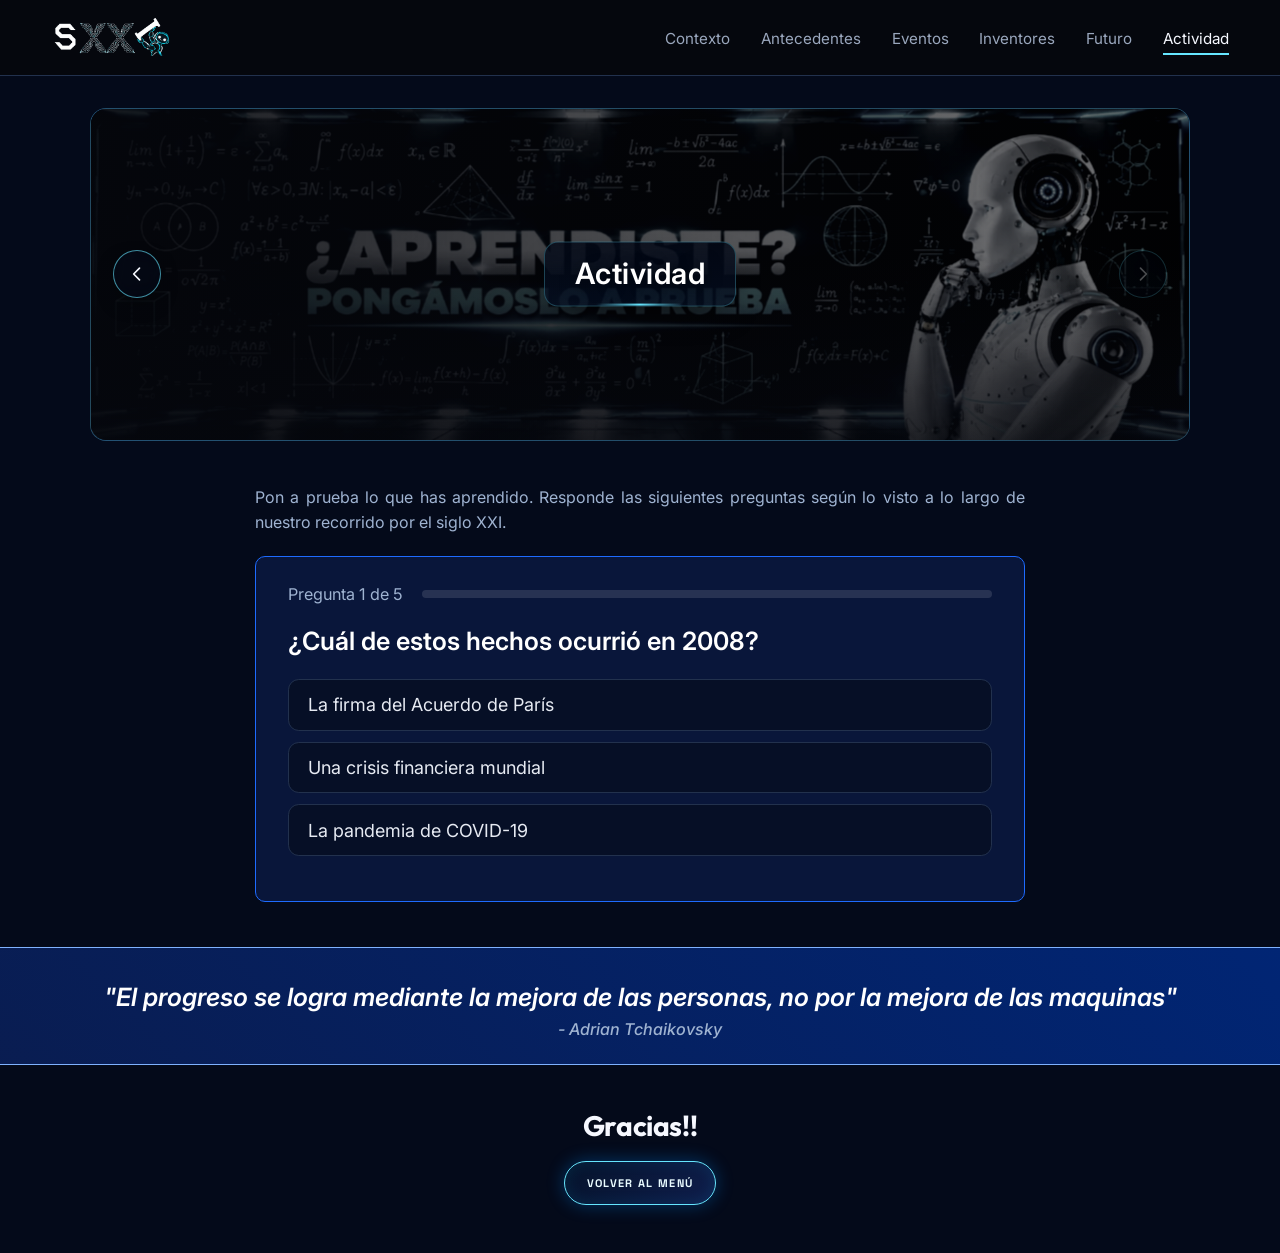
<file: html/actividad.html>
<!DOCTYPE html>
<html lang="es">
<head>
    <meta charset="UTF-8">
    <meta name="viewport" content="width=device-width, initial-scale=1.0">
    <link rel="stylesheet" href="../css/actividadcss.css">
    <link rel="stylesheet" href="../css/transicion.css">
    <link rel="preconnect" href="https://fonts.googleapis.com">
    <link rel="preconnect" href="https://fonts.gstatic.com" crossorigin>
    <link href="https://fonts.googleapis.com/css2?family=Inter:ital,opsz,wght@0,14..32,100..900;1,14..32,100..900&family=Outfit:wght@600;700&family=Space+Grotesk:wght@700&display=swap" rel="stylesheet">
    <title>Siglo XXI</title>
    <link rel="icon" href="../img/icon.png" type="image/png">
    <link rel="stylesheet" href="../css/recuadro-modulo.css">
    <link rel="stylesheet" href="../css/barra-comun.css">
    <link rel="stylesheet" href="../css/navegacion-modulos.css">
    <script src="../javascript/navegacion-modulos.js"></script>
</head>
<body>
    <div class="barra">
        <a class="logo-enlace" href="explorar.html" aria-label="Ir a la página principal">
            <img src="../img/logo.png" alt="Logo SIGLO XXI" class="logo">
        </a>

        <span class="barra2">
            <a href="contexto.html" style="text-decoration: none;"><span class="aniparrafos">Contexto</span></a>
            <a href="sigloxx.html" style="text-decoration: none;"><span class="aniparrafos">Antecedentes</span></a>
            <a href="eventos.html" style="text-decoration: none;"><span class="aniparrafos">Eventos</span></a>
            <a href="inventores.html" style="text-decoration: none;"><span class="aniparrafos">Inventores</span></a>
            <a href="futuro.html" style="text-decoration: none;"><span class="aniparrafos">Futuro</span></a>
            <a href="actividad.html" style="text-decoration: none;"><span class="aniparrafos">Actividad</span></a>
        </span>
    </div>
    <!-- RECUADRO DEL MÓDULO: imagen de img/menu_imagenes, oscura hasta que se pasa el cursor o se toca (css/recuadro-modulo.css) -->
    <section class="recuadro-modulo recuadro-modulo--imagen">
        <div class="recuadro-modulo__fondo" aria-hidden="true"><img class="recuadro-modulo__imagen" src="../img/menu_imagenes/web/actividad-1600.webp" srcset="../img/menu_imagenes/web/actividad-800.webp 800w, ../img/menu_imagenes/web/actividad-1600.webp 1600w" sizes="(max-width: 700px) 92vw, 1100px" alt="" decoding="async" fetchpriority="high"></div>
        <div class="recuadro-modulo__brillo" aria-hidden="true"></div>
        <div class="recuadro-modulo__capa"></div>
        <div class="recuadro-modulo__contenido">
            <h1 class="recuadro-modulo__titulo">Actividad</h1>
        </div>
    </section>

    <div class="tarjeta_contenedor">
        <p class="intro_actividad" id="actividad-preguntas">Pon a prueba lo que has apren&shy;dido. Res&shy;ponde las si&shy;guien&shy;tes pre&shy;gun&shy;tas según lo visto a lo largo de nues&shy;tro re&shy;co&shy;rrido por el siglo XXI.</p>
        <div class="tarjeta">
            <div class="quiz_juego" id="quiz_juego">
                <div class="quiz_cabecera">
                    <p class="quiz_contador" id="quiz_contador"></p>
                    <div class="quiz_barra"><div class="quiz_progreso" id="quiz_progreso"></div></div>
                </div>
                <p class="quiz_pregunta" id="quiz_pregunta"></p>
                <div class="quiz_opciones" id="quiz_opciones"></div>
                <p class="quiz_feedback" id="quiz_feedback" aria-live="polite"></p>
                <button class="boton quiz_boton" id="quiz_siguiente" hidden>Siguiente pregunta →</button>
            </div>

            <div class="quiz_resultado oculto" id="quiz_resultado">
                <p class="quiz_puntaje" id="quiz_puntaje"></p>
                <p class="quiz_mensaje" id="quiz_mensaje"></p>
                <button class="boton quiz_boton" id="quiz_reiniciar">Jugar de nuevo</button>
            </div>
        </div>
    </div>

    <div class="frase_contenedor">
        <video autoplay loop muted playsinline class="video_fondo">
            <source src="../img/machine.mp4" type="video/mp4">
        </video>
        <div class="contenido_frase">
            <p class="texto1_frase">"El progreso se logra mediante la mejora de las personas, no por la mejora de las maquinas"</p>
            <p class="texto2_frase">- Adrian Tchaikovsky</p>
        </div>
    </div>

    <p class="texto3" id="actividad-gracias">Gracias!!</p>
    <div class="boton_contenedor">
        <a class="boton boton--menu" href="explorar.html">Volver al menú</a>
    </div>

    <script src="../javascript/actividadjs.js"></script>
    <script src="../javascript/transicion.js" defer></script>
    <script src="../javascript/recorrido-visitas.js" defer></script>
    <script src="../javascript/barra-comun.js" defer></script>
</body>
</html>
</file>
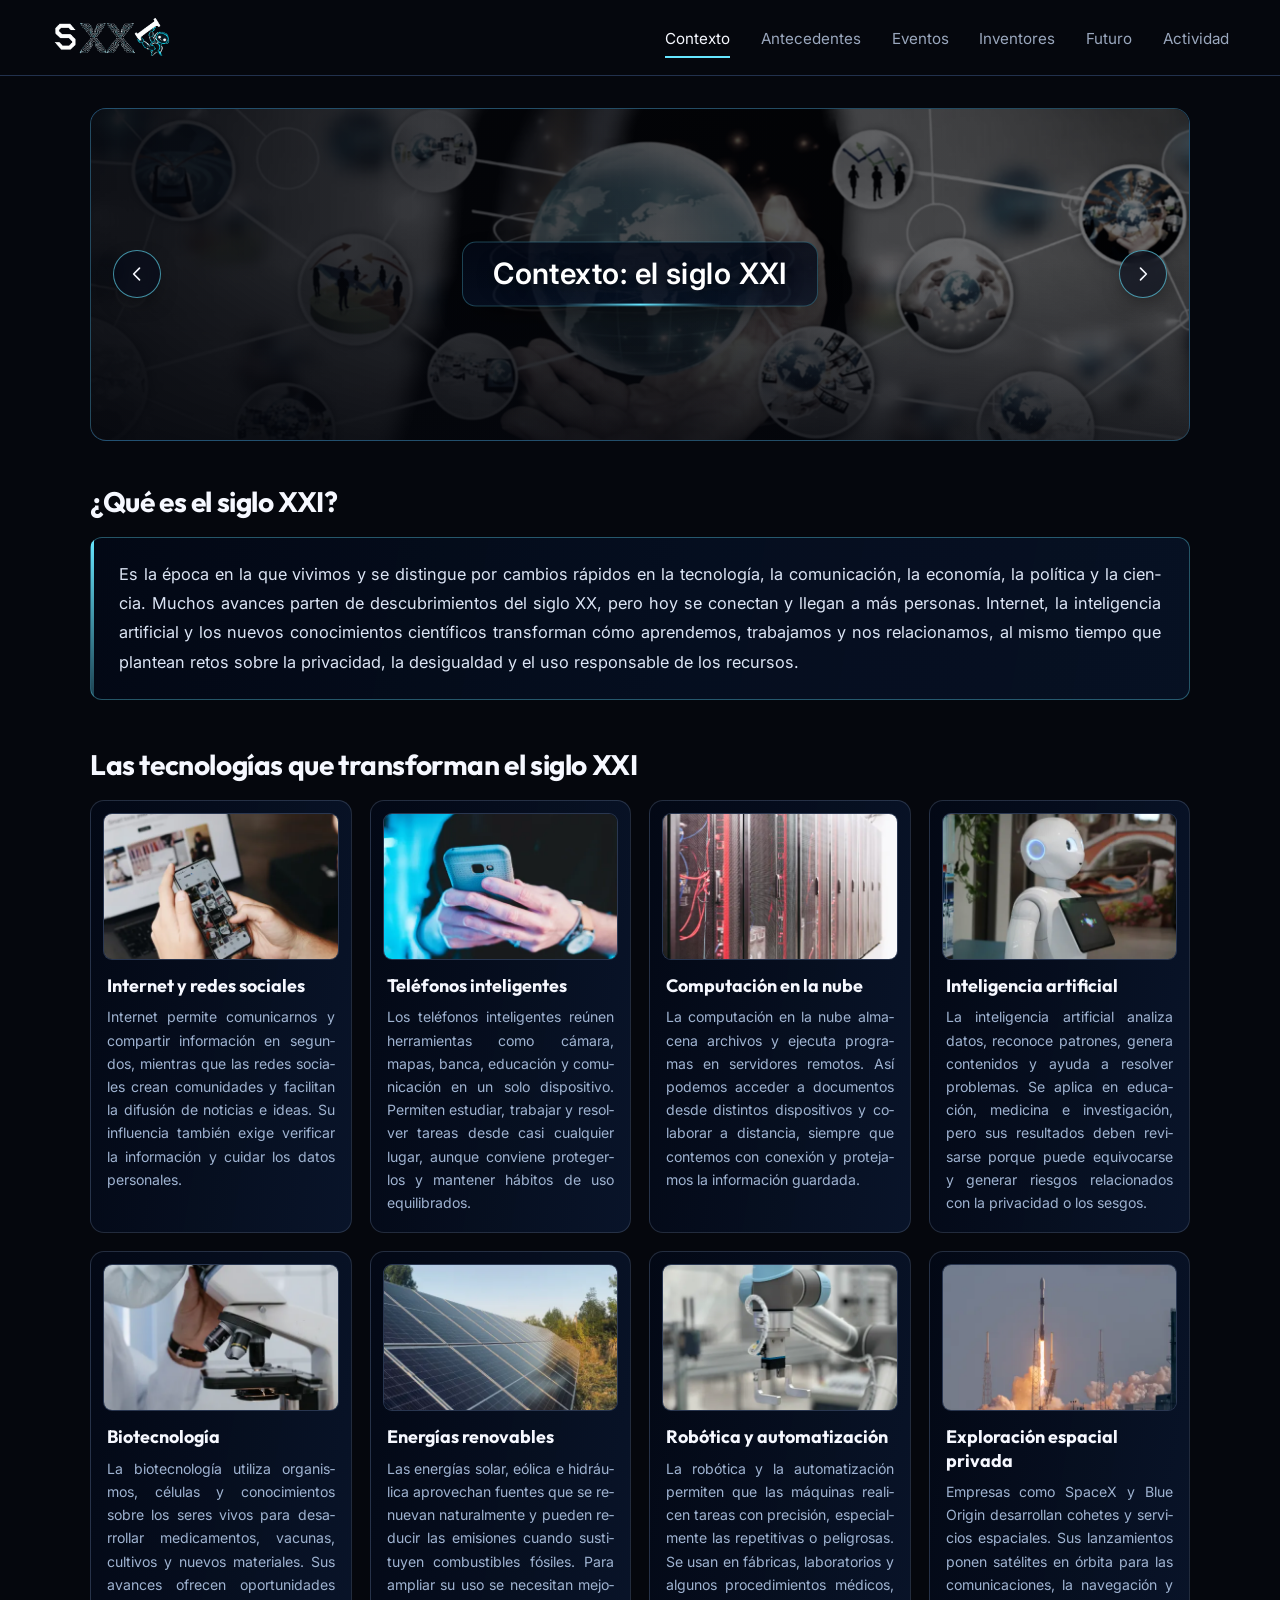
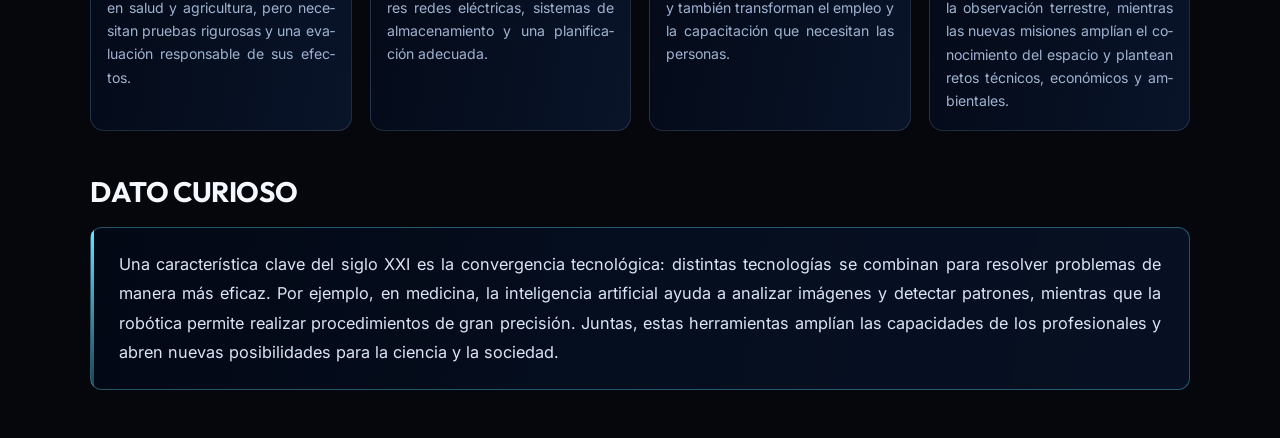
<file: html/contexto.html>
<!DOCTYPE html>
<html lang="es">
<head>
  <meta charset="UTF-8">
  <meta name="viewport" content="width=device-width, initial-scale=1.0">
  <meta name="description" content="Conoce ocho fuerzas tecnológicas del siglo XXI y cómo están transformando la sociedad.">
  <title>SIGLO XXI | Contexto</title>
  <link rel="stylesheet" href="../css/contexto.css">
  <link rel="preconnect" href="https://fonts.googleapis.com">
  <link rel="preconnect" href="https://fonts.gstatic.com" crossorigin>
  <link href="https://fonts.googleapis.com/css2?family=Inter:wght@400;500;600;700&family=Outfit:wght@400;500;600;700;800&display=swap" rel="stylesheet">
  <link rel="icon" href="../img/icon.png" type="image/png">
    <link rel="stylesheet" href="../css/recuadro-modulo.css">
    <link rel="stylesheet" href="../css/barra-comun.css">
    <link rel="stylesheet" href="../css/navegacion-modulos.css">
    <script src="../javascript/navegacion-modulos.js"></script>
</head>

<body>

  <!-- 1. BARRA DE NAVEGACIÓN -->
  <div class="barra">
    <a class="logo-enlace" href="explorar.html" aria-label="Ir a la página principal">
      <img src="../img/logo.png" alt="Logo SIGLO XXI" class="logo">
    </a>
    <span class="barra2">
      <a href="contexto.html" style="text-decoration: none;"><span class="aniparrafos">Contexto</span></a>
      <a href="sigloxx.html" style="text-decoration: none;"><span class="aniparrafos">Antecedentes</span></a>
      <a href="eventos.html" style="text-decoration: none;"><span class="aniparrafos">Eventos</span></a>
      <a href="inventores.html" style="text-decoration: none;"><span class="aniparrafos">Inventores</span></a>
      <a href="futuro.html" style="text-decoration: none;"><span class="aniparrafos">Futuro</span></a>          
      <a href="actividad.html" style="text-decoration: none;"><span class="aniparrafos">Actividad</span></a>
    </span>
  </div>


  <main id="inicio">

    <!-- 2. RECUADRO DEL MÓDULO: imagen de img/menu_imagenes, oscura hasta que se pasa el cursor o se toca (css/recuadro-modulo.css) -->
    <section class="recuadro-modulo recuadro-modulo--imagen">
        <div class="recuadro-modulo__fondo" aria-hidden="true"><img class="recuadro-modulo__imagen" src="../img/menu_imagenes/web/contexto-1600.webp" srcset="../img/menu_imagenes/web/contexto-800.webp 800w, ../img/menu_imagenes/web/contexto-1600.webp 1600w" sizes="(max-width: 700px) 92vw, 1100px" alt="" decoding="async" fetchpriority="high"></div>
        <div class="recuadro-modulo__brillo" aria-hidden="true"></div>
        <div class="recuadro-modulo__capa"></div>
        <div class="recuadro-modulo__contenido">
            <h1 class="recuadro-modulo__titulo">Contexto: el siglo XXI</h1>
        </div>
    </section>

    <!-- 3. ¿QUÉ ES EL SIGLO XXI? -->
    <section class="intro" aria-labelledby="intro-titulo">
      <h2 class="subtitulo" id="intro-titulo">¿Qué es el siglo XXI?</h2>
      <div class="banda-texto">
        <p>Es la época en la que vi&shy;vi&shy;mos y se dis&shy;tin&shy;gue por cam&shy;bios rá&shy;pi&shy;dos en la tec&shy;no&shy;lo&shy;gía, la co&shy;mu&shy;ni&shy;ca&shy;ción, la eco&shy;no&shy;mía, la po&shy;lí&shy;tica y la cien&shy;cia. Mu&shy;chos avan&shy;ces par&shy;ten de des&shy;cu&shy;bri&shy;mien&shy;tos del siglo XX, pero hoy se co&shy;nec&shy;tan y lle&shy;gan a más per&shy;so&shy;nas. In&shy;ter&shy;net, la in&shy;te&shy;li&shy;gen&shy;cia ar&shy;ti&shy;fi&shy;cial y los nue&shy;vos co&shy;no&shy;ci&shy;mien&shy;tos cien&shy;tí&shy;fi&shy;cos trans&shy;for&shy;man cómo apren&shy;de&shy;mos, tra&shy;ba&shy;ja&shy;mos y nos re&shy;la&shy;cio&shy;na&shy;mos, al mismo tiempo que plan&shy;tean retos sobre la pri&shy;va&shy;ci&shy;dad, la de&shy;si&shy;gual&shy;dad y el uso res&shy;pon&shy;sa&shy;ble de los re&shy;cur&shy;sos.</p>
      </div>
    </section>

    <!-- 4. LAS TECNOLOGÍAS QUE TRANSFORMAN EL SIGLO XXI (imágenes optimizadas en img/contexto/) -->
    <section class="technologies" id="tecnologias" aria-labelledby="tecnologias-titulo">
      <h2 class="subtitulo" id="tecnologias-titulo">Las tecnologías que transforman el siglo XXI</h2>

      <div class="technology-grid">

        <!-- TARJETA 1 -->
        <article class="tech-card">
          <div class="card-image">
            <img src="../img/contexto/persona_redes_sociales-800.webp"
                 srcset="../img/contexto/persona_redes_sociales-480.webp 480w, ../img/contexto/persona_redes_sociales-800.webp 800w"
                 sizes="(max-width: 700px) 92vw, (max-width: 1024px) 46vw, 260px"
                 width="800" height="533" loading="lazy" decoding="async"
                 alt="Persona usando redes sociales en su celular">
          </div>
          <div class="card-content">
            <h3>Internet y redes sociales</h3>
            <p>In&shy;ter&shy;net per&shy;mite co&shy;mu&shy;ni&shy;car&shy;nos y com&shy;par&shy;tir in&shy;for&shy;ma&shy;ción en se&shy;gun&shy;dos, mien&shy;tras que las redes so&shy;cia&shy;les crean co&shy;mu&shy;ni&shy;da&shy;des y fa&shy;ci&shy;li&shy;tan la di&shy;fu&shy;sión de no&shy;ti&shy;cias e ideas. Su in&shy;fluen&shy;cia tam&shy;bién exige ve&shy;ri&shy;fi&shy;car la in&shy;for&shy;ma&shy;ción y cui&shy;dar los datos per&shy;so&shy;na&shy;les.</p>
          </div>
        </article>

        <!-- TARJETA 2 -->
        <article class="tech-card">
          <div class="card-image">
            <img src="../img/contexto/smartphone-800.webp"
                 srcset="../img/contexto/smartphone-480.webp 480w, ../img/contexto/smartphone-800.webp 800w"
                 sizes="(max-width: 700px) 92vw, (max-width: 1024px) 46vw, 260px"
                 width="800" height="533" loading="lazy" decoding="async"
                 alt="Personas utilizando un teléfono inteligente">
          </div>
          <div class="card-content">
            <h3>Teléfonos inteligentes</h3>
            <p>Los te&shy;lé&shy;fo&shy;nos in&shy;te&shy;li&shy;gen&shy;tes reú&shy;nen he&shy;rra&shy;mien&shy;tas como cá&shy;mara, mapas, banca, edu&shy;ca&shy;ción y co&shy;mu&shy;ni&shy;ca&shy;ción en un solo dis&shy;po&shy;si&shy;tivo. Per&shy;mi&shy;ten es&shy;tu&shy;diar, tra&shy;ba&shy;jar y re&shy;sol&shy;ver ta&shy;reas desde casi cual&shy;quier lugar, aun&shy;que con&shy;viene pro&shy;te&shy;ger&shy;los y man&shy;te&shy;ner há&shy;bi&shy;tos de uso equi&shy;li&shy;bra&shy;dos.</p>
          </div>
        </article>

        <!-- TARJETA 3 -->
        <article class="tech-card">
          <div class="card-image">
            <img src="../img/contexto/servidores-800.webp"
                 srcset="../img/contexto/servidores-480.webp 480w, ../img/contexto/servidores-800.webp 800w"
                 sizes="(max-width: 700px) 92vw, (max-width: 1024px) 46vw, 260px"
                 width="800" height="532" loading="lazy" decoding="async"
                 alt="Servidores de un centro de datos">
          </div>
          <div class="card-content">
            <h3>Computación en la nube</h3>
            <p>La com&shy;pu&shy;ta&shy;ción en la nube al&shy;ma&shy;cena ar&shy;chi&shy;vos y eje&shy;cuta pro&shy;gra&shy;mas en ser&shy;vi&shy;do&shy;res re&shy;mo&shy;tos. Así po&shy;de&shy;mos ac&shy;ce&shy;der a do&shy;cu&shy;men&shy;tos desde dis&shy;tin&shy;tos dis&shy;po&shy;si&shy;ti&shy;vos y co&shy;la&shy;bo&shy;rar a dis&shy;tan&shy;cia, siem&shy;pre que con&shy;te&shy;mos con co&shy;ne&shy;xión y pro&shy;te&shy;ja&shy;mos la in&shy;for&shy;ma&shy;ción guar&shy;dada.</p>
          </div>
        </article>

        <!-- TARJETA 4 -->
        <article class="tech-card">
          <div class="card-image">
            <img src="../img/contexto/robot_pepper-800.webp"
                 srcset="../img/contexto/robot_pepper-480.webp 480w, ../img/contexto/robot_pepper-800.webp 800w"
                 sizes="(max-width: 700px) 92vw, (max-width: 1024px) 46vw, 260px"
                 width="800" height="533" loading="lazy" decoding="async"
                 alt="Robot que trabaja con inteligencia artificial">
          </div>
          <div class="card-content">
            <h3>Inteligencia artificial</h3>
            <p>La in&shy;te&shy;li&shy;gen&shy;cia ar&shy;ti&shy;fi&shy;cial ana&shy;liza datos, re&shy;co&shy;noce pa&shy;tro&shy;nes, ge&shy;nera con&shy;te&shy;ni&shy;dos y ayuda a re&shy;sol&shy;ver pro&shy;ble&shy;mas. Se aplica en edu&shy;ca&shy;ción, me&shy;di&shy;cina e in&shy;ves&shy;ti&shy;ga&shy;ción, pero sus re&shy;sul&shy;ta&shy;dos deben re&shy;vi&shy;sarse por&shy;que puede equi&shy;vo&shy;carse y ge&shy;ne&shy;rar ries&shy;gos re&shy;la&shy;cio&shy;na&shy;dos con la pri&shy;va&shy;ci&shy;dad o los ses&shy;gos.</p>
          </div>
        </article>

        <!-- TARJETA 5 -->
        <article class="tech-card">
          <div class="card-image">
            <img src="../img/contexto/cientifico_microscopio-800.webp"
                 srcset="../img/contexto/cientifico_microscopio-480.webp 480w, ../img/contexto/cientifico_microscopio-800.webp 800w"
                 sizes="(max-width: 700px) 92vw, (max-width: 1024px) 46vw, 260px"
                 width="800" height="1200" loading="lazy" decoding="async"
                 alt="Científico trabajando con un microscopio">
          </div>
          <div class="card-content">
            <h3>Biotecnología</h3>
            <p>La bio&shy;tec&shy;no&shy;lo&shy;gía uti&shy;liza or&shy;ga&shy;nis&shy;mos, cé&shy;lu&shy;las y co&shy;no&shy;ci&shy;mien&shy;tos sobre los seres vivos para de&shy;sa&shy;rro&shy;llar me&shy;di&shy;ca&shy;men&shy;tos, va&shy;cu&shy;nas, cul&shy;ti&shy;vos y nue&shy;vos ma&shy;te&shy;ria&shy;les. Sus avan&shy;ces ofre&shy;cen opor&shy;tu&shy;ni&shy;da&shy;des en salud y agri&shy;cul&shy;tura, pero ne&shy;ce&shy;si&shy;tan prue&shy;bas ri&shy;gu&shy;ro&shy;sas y una eva&shy;lua&shy;ción res&shy;pon&shy;sa&shy;ble de sus efec&shy;tos.</p>
          </div>
        </article>

        <!-- TARJETA 6 -->
        <article class="tech-card">
          <div class="card-image">
            <img src="../img/contexto/paneles_solares-800.webp"
                 srcset="../img/contexto/paneles_solares-480.webp 480w, ../img/contexto/paneles_solares-800.webp 800w"
                 sizes="(max-width: 700px) 92vw, (max-width: 1024px) 46vw, 260px"
                 width="800" height="1067" loading="lazy" decoding="async"
                 alt="Paneles solares">
          </div>
          <div class="card-content">
            <h3>Energías renovables</h3>
            <p>Las ener&shy;gías solar, eó&shy;lica e hi&shy;dráu&shy;lica apro&shy;ve&shy;chan fuen&shy;tes que se re&shy;nue&shy;van na&shy;tu&shy;ral&shy;mente y pue&shy;den re&shy;du&shy;cir las emi&shy;sio&shy;nes cuando sus&shy;ti&shy;tu&shy;yen com&shy;bus&shy;ti&shy;bles fó&shy;si&shy;les. Para am&shy;pliar su uso se ne&shy;ce&shy;si&shy;tan me&shy;jo&shy;res redes eléc&shy;tri&shy;cas, sis&shy;te&shy;mas de al&shy;ma&shy;ce&shy;na&shy;miento y una pla&shy;ni&shy;fi&shy;ca&shy;ción ade&shy;cuada.</p>
          </div>
        </article>

        <!-- TARJETA 7 -->
        <article class="tech-card">
          <div class="card-image">
            <img src="../img/contexto/brazo_robot-800.webp"
                 srcset="../img/contexto/brazo_robot-480.webp 480w, ../img/contexto/brazo_robot-800.webp 800w"
                 sizes="(max-width: 700px) 92vw, (max-width: 1024px) 46vw, 260px"
                 width="800" height="600" loading="lazy" decoding="async"
                 alt="Brazo robótico trabajando en una fábrica">
          </div>
          <div class="card-content">
            <h3>Robótica y automatización</h3>
            <p>La ro&shy;bó&shy;tica y la au&shy;to&shy;ma&shy;ti&shy;za&shy;ción per&shy;mi&shy;ten que las má&shy;qui&shy;nas rea&shy;li&shy;cen ta&shy;reas con pre&shy;ci&shy;sión, es&shy;pe&shy;cial&shy;mente las re&shy;pe&shy;ti&shy;ti&shy;vas o pe&shy;li&shy;gro&shy;sas. Se usan en fá&shy;bri&shy;cas, la&shy;bo&shy;ra&shy;to&shy;rios y al&shy;gu&shy;nos pro&shy;ce&shy;di&shy;mien&shy;tos mé&shy;di&shy;cos, y tam&shy;bién trans&shy;for&shy;man el em&shy;pleo y la ca&shy;pa&shy;ci&shy;ta&shy;ción que ne&shy;ce&shy;si&shy;tan las per&shy;so&shy;nas.</p>
          </div>
        </article>

        <!-- TARJETA 8 -->
        <article class="tech-card">
          <div class="card-image">
            <img src="../img/contexto/falcon9-800.webp"
                 srcset="../img/contexto/falcon9-480.webp 480w, ../img/contexto/falcon9-800.webp 800w"
                 sizes="(max-width: 700px) 92vw, (max-width: 1024px) 46vw, 260px"
                 width="800" height="533" loading="lazy" decoding="async"
                 alt="Despegue del cohete Falcon 9">
          </div>
          <div class="card-content">
            <h3>Exploración espacial privada</h3>
            <p>Em&shy;pre&shy;sas como SpaceX y Blue Ori&shy;gin de&shy;sa&shy;rro&shy;llan co&shy;he&shy;tes y ser&shy;vi&shy;cios es&shy;pa&shy;cia&shy;les. Sus lan&shy;za&shy;mien&shy;tos ponen sa&shy;té&shy;li&shy;tes en ór&shy;bita para las co&shy;mu&shy;ni&shy;ca&shy;cio&shy;nes, la na&shy;ve&shy;ga&shy;ción y la ob&shy;ser&shy;va&shy;ción te&shy;rres&shy;tre, mien&shy;tras las nue&shy;vas mi&shy;sio&shy;nes am&shy;plían el co&shy;no&shy;ci&shy;miento del es&shy;pa&shy;cio y plan&shy;tean retos téc&shy;ni&shy;cos, eco&shy;nó&shy;mi&shy;cos y am&shy;bien&shy;ta&shy;les.</p>
          </div>
        </article>

      </div>
    </section>

    <!-- 5. DATO CURIOSO -->
    <section class="dato-curioso" aria-labelledby="dato-titulo">
      <h2 class="subtitulo" id="dato-titulo">DATO CURIOSO</h2>
      <div class="banda-texto">
        <p>Una ca&shy;rac&shy;te&shy;rís&shy;tica clave del siglo XXI es la con&shy;ver&shy;gen&shy;cia tec&shy;no&shy;ló&shy;gica: dis&shy;tin&shy;tas tec&shy;no&shy;lo&shy;gías se com&shy;bi&shy;nan para re&shy;sol&shy;ver pro&shy;ble&shy;mas de ma&shy;nera más efi&shy;caz. Por ejem&shy;plo, en me&shy;di&shy;cina, la in&shy;te&shy;li&shy;gen&shy;cia ar&shy;ti&shy;fi&shy;cial ayuda a ana&shy;li&shy;zar imá&shy;ge&shy;nes y de&shy;tec&shy;tar pa&shy;tro&shy;nes, mien&shy;tras que la ro&shy;bó&shy;tica per&shy;mite rea&shy;li&shy;zar pro&shy;ce&shy;di&shy;mien&shy;tos de gran pre&shy;ci&shy;sión. Jun&shy;tas, estas he&shy;rra&shy;mien&shy;tas am&shy;plían las ca&shy;pa&shy;ci&shy;da&shy;des de los pro&shy;fe&shy;sio&shy;na&shy;les y abren nue&shy;vas po&shy;si&shy;bi&shy;li&shy;da&shy;des para la cien&shy;cia y la so&shy;cie&shy;dad.</p>
      </div>
    </section>

  </main>


    <script src="../javascript/recorrido-visitas.js" defer></script>
    <script src="../javascript/barra-comun.js" defer></script>
</body>
</html>
</file>
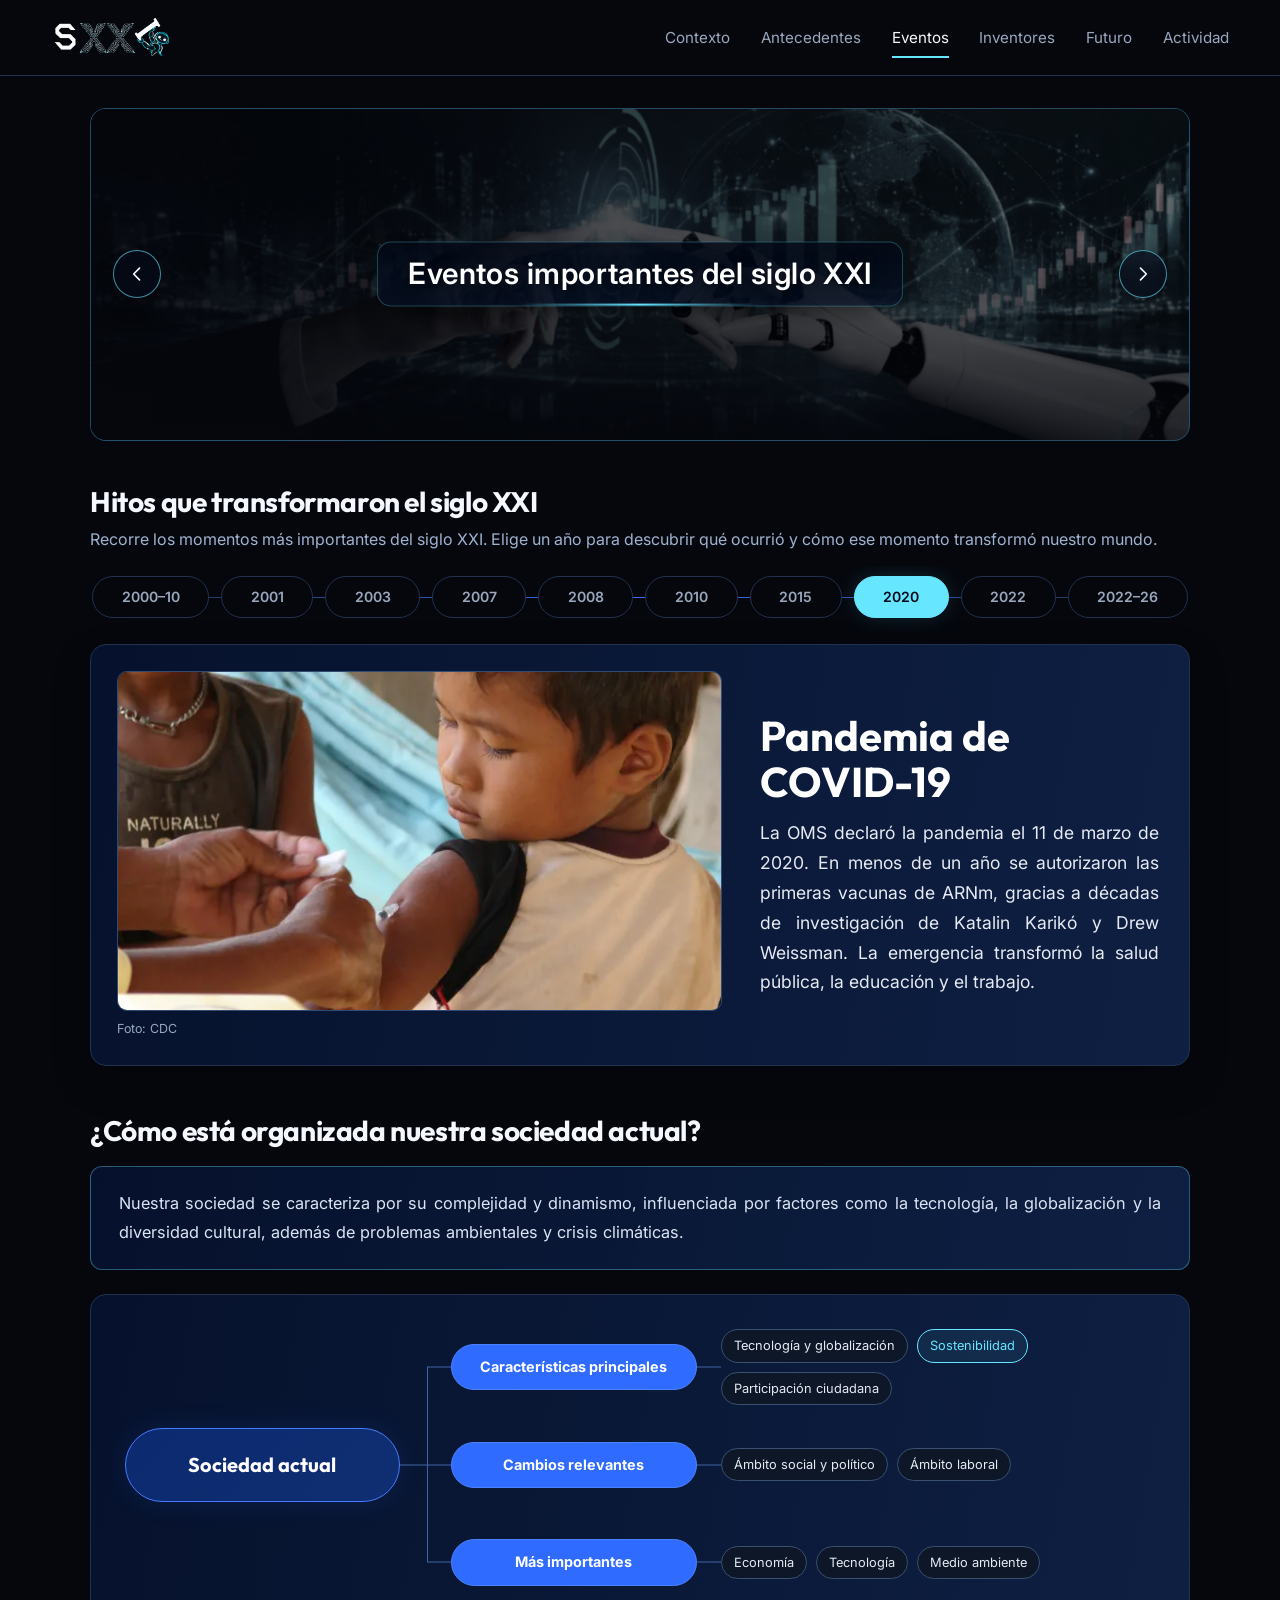
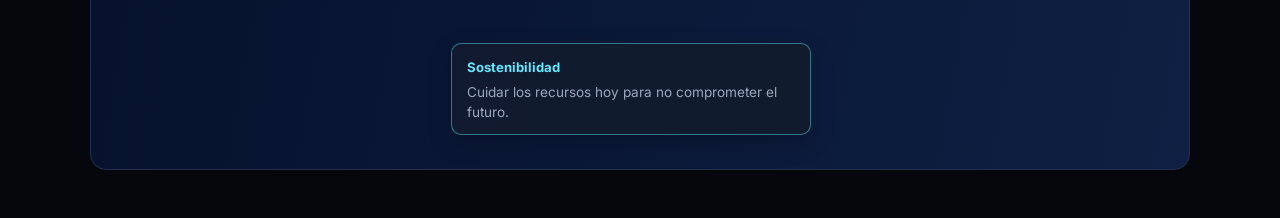
<file: html/eventos.html>
<!DOCTYPE html>
<html lang="es">
<head>
    <meta charset="UTF-8">
    <meta name="viewport" content="width=device-width, initial-scale=1.0">
    <meta name="description" content="Conoce los acontecimientos que han transformado la sociedad durante el siglo XXI.">
    <title>Eventos | SIGLO XXI</title>
    <link rel="preconnect" href="https://fonts.googleapis.com">
    <link rel="preconnect" href="https://fonts.gstatic.com" crossorigin>
    <link href="https://fonts.googleapis.com/css2?family=Inter:wght@400;500;600;700&family=Outfit:wght@500;600;700;800&display=swap" rel="stylesheet">
    <link rel="stylesheet" href="../css/eventos.css">
    <link rel="icon" href="../img/icon.png" type="image/png">
    <link rel="stylesheet" href="../css/recuadro-modulo.css">
    <link rel="stylesheet" href="../css/barra-comun.css">
    <link rel="stylesheet" href="../css/navegacion-modulos.css">
    <script src="../javascript/navegacion-modulos.js"></script>
</head>
<body>
    <!-- BARRA DE NAVEGACIÓN -->
    <header class="barra">
        <a class="logo-enlace" href="explorar.html" aria-label="Ir a la página principal">
            <img src="../img/logo.png" alt="Logo SIGLO XXI" class="logo">
        </a>

        <button class="menu-toggle" type="button" aria-label="Abrir menú de navegación" aria-expanded="false" aria-controls="menu-principal">
            <span></span><span></span><span></span>
        </button>

        <nav class="barra2" id="menu-principal" aria-label="Navegación principal">
            <a href="contexto.html"><span class="aniparrafos">Contexto</span></a>
            <a href="sigloxx.html"><span class="aniparrafos">Antecedentes</span></a>
            <a href="eventos.html" class="activo" aria-current="page"><span class="aniparrafos">Eventos</span></a>
            <a href="inventores.html"><span class="aniparrafos">Inventores</span></a>
            <a href="futuro.html"><span class="aniparrafos">Futuro</span></a>
            <a href="actividad.html"><span class="aniparrafos">Actividad</span></a>
        </nav>
    </header>

    <!-- RECUADRO DEL MÓDULO: imagen de img/menu_imagenes, oscura hasta que se pasa el cursor o se toca (css/recuadro-modulo.css) -->
    <section class="recuadro-modulo recuadro-modulo--imagen">
        <div class="recuadro-modulo__fondo" aria-hidden="true"><img class="recuadro-modulo__imagen" src="../img/menu_imagenes/web/eventos-1600.webp" srcset="../img/menu_imagenes/web/eventos-800.webp 800w, ../img/menu_imagenes/web/eventos-1600.webp 1600w" sizes="(max-width: 700px) 92vw, 1100px" alt="" decoding="async" fetchpriority="high"></div>
        <div class="recuadro-modulo__brillo" aria-hidden="true"></div>
        <div class="recuadro-modulo__capa"></div>
        <div class="recuadro-modulo__contenido">
            <h1 class="recuadro-modulo__titulo">Eventos importantes del siglo XXI</h1>
        </div>
    </section>

    <main class="contenido-principal">

        <!-- ENCABEZADO: subtítulo con el mismo estilo que Contexto y Antecedentes -->
        <section class="encabezado-pagina" aria-labelledby="titulo-hitos">
            <h2 class="subtitulo" id="titulo-hitos">Hitos que transformaron el siglo XXI</h2>
            <p>Re&shy;co&shy;rre los mo&shy;men&shy;tos más im&shy;por&shy;tan&shy;tes del siglo XXI. Elige un año para des&shy;cu&shy;brir qué ocu&shy;rrió y cómo ese mo&shy;mento trans&shy;formó nues&shy;tro mundo.</p>
        </section>

        <!-- LÍNEA DE TIEMPO -->
        <section class="seccion-timeline" aria-label="Línea de tiempo de acontecimientos">
            <div class="timeline-scroll">
                <div class="timeline-anos" id="timeline-anos" role="group" aria-label="Seleccionar un año">
                    <button class="ano-btn" type="button" data-evento="0">2000–10</button>
                    <button class="ano-btn" type="button" data-evento="1">2001</button>
                    <button class="ano-btn" type="button" data-evento="2">2003</button>
                    <button class="ano-btn" type="button" data-evento="3">2007</button>
                    <button class="ano-btn" type="button" data-evento="4">2008</button>
                    <button class="ano-btn" type="button" data-evento="5">2010</button>
                    <button class="ano-btn" type="button" data-evento="6">2015</button>
                    <button class="ano-btn activo" type="button" data-evento="7" aria-pressed="true">2020</button>
                    <button class="ano-btn" type="button" data-evento="8">2022</button>
                    <button class="ano-btn" type="button" data-evento="9">2022–26</button>
                </div>
            </div>
            <p class="ayuda-desplazamiento">En celular, desliza horizontalmente para explorar los años.</p>

            <article class="panel-evento" id="panel-evento" aria-live="polite">
                <div class="evento-visual">
                    <div class="marco-imagen">
                        <img id="evento-imagen" src="../img/eventos/vacuna-1200.webp" srcset="../img/eventos/vacuna-640.webp 640w, ../img/eventos/vacuna-1200.webp 1200w" sizes="(max-width: 720px) 92vw, 640px" width="1200" height="900" alt="Persona de salud aplicando una vacuna" decoding="async" fetchpriority="high">
                        <div class="imagen-placeholder oculto" id="imagen-placeholder">
                            <span class="icono-camara" aria-hidden="true">▣</span>
                            <span id="placeholder-texto">[FOTO REAL: persona de salud aplicando una vacuna]</span>
                        </div>
                    </div>
                    <p class="credito-imagen" id="evento-credito">Foto: CDC</p>
                </div>
                <div class="evento-informacion">
                    <h2 id="evento-titulo">Pandemia de COVID-19</h2>
                    <p id="evento-texto">La OMS declaró la pandemia el 11 de marzo de 2020. En menos de un año se autorizaron las primeras vacunas de ARNm, gracias a décadas de investigación de Katalin Karikó y Drew Weissman. La emergencia transformó la salud pública, la educación y el trabajo.</p>
                </div>
            </article>
        </section>

        <!-- SOCIEDAD ACTUAL -->
        <section class="seccion-sociedad" aria-labelledby="titulo-sociedad">
            <div class="encabezado-seccion">
                <h2 class="subtitulo" id="titulo-sociedad">¿Cómo está organizada nuestra sociedad actual?</h2>
                <div class="banda-texto">
                    <p>Nues&shy;tra so&shy;cie&shy;dad se ca&shy;rac&shy;te&shy;riza por su com&shy;ple&shy;ji&shy;dad y di&shy;na&shy;mismo, in&shy;fluen&shy;ciada por fac&shy;to&shy;res como la tec&shy;no&shy;lo&shy;gía, la glo&shy;ba&shy;li&shy;za&shy;ción y la di&shy;ver&shy;si&shy;dad cul&shy;tu&shy;ral, ade&shy;más de pro&shy;ble&shy;mas am&shy;bien&shy;ta&shy;les y cri&shy;sis cli&shy;má&shy;ti&shy;cas.</p>
                </div>
            </div>

            <div class="mapa-conceptual" aria-label="Mapa conceptual interactivo de la sociedad actual">
                <div class="nodo-raiz-columna">
                    <div class="nodo-raiz">Sociedad actual</div>
                </div>
                <div class="ramas-mapa">
                    <section class="grupo-rama">
                        <button class="nodo-rama" type="button" aria-expanded="false">Características principales</button>
                        <div class="hojas-rama">
                            <button class="nodo-hoja" type="button" aria-expanded="false" data-explicacion="Lo que pasa en un país se conoce y afecta al mundo en minutos.">Tecnología y globalización</button>
                            <button class="nodo-hoja resaltado" type="button" aria-expanded="true" data-explicacion="Cuidar los recursos hoy para no comprometer el futuro.">Sostenibilidad</button>
                            <button class="nodo-hoja" type="button" aria-expanded="false" data-explicacion="Las redes y la información digital permiten opinar, organizarse y exigir.">Participación ciudadana</button>
                        </div>
                    </section>
                    <section class="grupo-rama">
                        <button class="nodo-rama" type="button" aria-expanded="false">Cambios relevantes</button>
                        <div class="hojas-rama">
                            <button class="nodo-hoja" type="button" aria-expanded="false" data-explicacion="Movimientos sociales digitales, nuevas formas de comunicación política y también desinformación.">Ámbito social y político</button>
                            <button class="nodo-hoja" type="button" aria-expanded="false" data-explicacion="Teletrabajo, automatización y nuevas profesiones; hay que aprender toda la vida.">Ámbito laboral</button>
                        </div>
                    </section>
                    <section class="grupo-rama">
                        <button class="nodo-rama" type="button" aria-expanded="false">Más importantes</button>
                        <div class="hojas-rama">
                            <button class="nodo-hoja" type="button" aria-expanded="false" data-explicacion="Economía digital, comercio en línea y empleos ligados a la tecnología.">Economía</button>
                            <button class="nodo-hoja" type="button" aria-expanded="false" data-explicacion="La IA, la robótica y la biotecnología cambian cómo trabajamos, nos curamos y aprendemos.">Tecnología</button>
                            <button class="nodo-hoja" type="button" aria-expanded="false" data-explicacion="Cambio climático, energías renovables y economía circular.">Medio ambiente</button>
                        </div>
                    </section>
                </div>
                <div class="explicacion-mapa" id="explicacion-mapa" aria-live="polite">
                    <span class="explicacion-titulo" id="explicacion-titulo">Sostenibilidad</span>
                    <p id="explicacion-texto">Cuidar los recursos hoy para no comprometer el futuro.</p>
                </div>
            </div>
        </section>
    </main>


    <script>
        const eventos = [
            {
                ano: '2000–2010', titulo: 'Revolución digital',
                texto: 'Internet pasó de ser una novedad a convertirse en una necesidad cotidiana. Los buscadores, las redes sociales, como Facebook, creado en 2004, y YouTube, en 2005, y el comercio electrónico transformaron la forma de comunicarnos y comprar.',
                foto: 'persona_computador', soloPequena: true, alt: 'Persona frente a un computador de los años 2000', placeholder: '[Persona frente a un computador de los años 2000]', credito: 'Foto: Wikimedia Commons'
            },
            {
                ano: '2001', titulo: 'Atentados del 11 de septiembre',
                texto: 'Los atentados del 11 de septiembre en Estados Unidos cambiaron las políticas de seguridad global, los controles en los viajes en avión y las relaciones internacionales. Sus consecuencias políticas y sociales se extendieron durante las décadas siguientes.',
                foto: 'Tribute_in_Light', alt: 'Homenaje con luces en memoria de las víctimas del 11 de septiembre', placeholder: '[Memorial Tribute in Light en Nueva York]', credito: 'Foto: Wikimedia Commons'
            },
            {
                ano: '2003', titulo: 'Avances en genética',
                texto: 'La finalización del Proyecto Genoma Humano permitió identificar y estudiar con mayor precisión la información genética. Este avance abrió nuevas posibilidades para la investigación biomédica y el desarrollo de la medicina genómica.',
                foto: 'Proyecto-Genoma-Humano', alt: 'Investigación y secuenciación genética', placeholder: '[Investigación genética]', credito: 'Foto: NHGRI / genome.gov'
            },
            {
                ano: '2007', titulo: 'Llegada del iPhone',
                texto: 'La presentación del iPhone popularizó una nueva forma de usar los teléfonos móviles, al combinar pantalla táctil, acceso a internet y aplicaciones en un solo dispositivo. Los teléfonos inteligentes cambiaron la comunicación y el acceso a la información.',
                foto: 'usando_celular', alt: 'Persona usando un teléfono móvil con pantalla táctil', placeholder: '[Persona usando un celular con pantalla táctil]', credito: 'Foto: Pexels'
            },
            {
                ano: '2008', titulo: 'Crisis financiera mundial',
                texto: 'La crisis, originada en el mercado hipotecario de Estados Unidos, se extendió a numerosos países. La quiebra de Lehman Brothers en septiembre de 2008 se convirtió en uno de los símbolos de una recesión que afectó el empleo, el crédito y la economía mundial.',
                foto: 'Wall_Street', alt: 'Edificios del distrito financiero de Nueva York', placeholder: '[Wall Street]', credito: 'Foto: Unsplash'
            },
            {
                ano: '2010', titulo: 'Ascenso de China',
                texto: 'China se convirtió en la segunda economía del mundo en 2010 y consolidó su papel en la manufactura, el comercio y la tecnología. Su crecimiento modificó las cadenas globales de producción y su influencia en la economía internacional.',
                foto: 'skyline', alt: 'Panorama urbano de Shanghái', placeholder: '[Panorama urbano de Shanghái]', credito: 'Foto: Pexels'
            },
            {
                ano: '2015', titulo: 'Acuerdo de París',
                texto: 'En la Conferencia de las Naciones Unidas sobre el Cambio Climático, casi 200 países adoptaron el Acuerdo de París. Se comprometieron a limitar el calentamiento global muy por debajo de 2 °C y a realizar esfuerzos para limitarlo a 1,5 °C.',
                foto: 'COP21', alt: 'Representantes en una conferencia internacional sobre el clima', placeholder: '[Sesión de la COP21]', credito: 'Foto: Wikimedia Commons'
            },
            {
                ano: '2020', titulo: 'Pandemia de COVID-19',
                texto: 'La OMS declaró la pandemia el 11 de marzo de 2020. En menos de un año se autorizaron las primeras vacunas de ARNm, gracias a décadas de investigación de Katalin Karikó y Drew Weissman. La emergencia transformó la salud pública, la educación y el trabajo.',
                foto: 'vacuna', alt: 'Persona de salud aplicando una vacuna', placeholder: '[Persona de salud aplicando una vacuna]', credito: 'Foto: CDC'
            },
            {
                ano: '2022', titulo: 'Auge de la inteligencia artificial',
                texto: 'El lanzamiento público de ChatGPT en noviembre de 2022 acercó la inteligencia artificial generativa a millones de personas. Al mismo tiempo, herramientas como AlphaFold demostraron el potencial de la IA para apoyar la investigación científica, por ejemplo en el estudio de proteínas.',
                foto: 'usando_ia', alt: 'Persona utilizando un asistente de inteligencia artificial en un computador', placeholder: '[persona usando un asistente de IA en el computador]', credito: 'Foto: Unsplash'
            },
            {
                ano: '2022–2026', titulo: 'Misiones Artemis',
                texto: 'Artemis I, en 2022, probó la nave Orion sin tripulación alrededor de la Luna. En abril de 2026, Artemis II llevó a cuatro astronautas en un viaje alrededor de la Luna, marcando el regreso de seres humanos a una misión lunar tripulada después de más de cinco décadas.',
                foto: 'Artemis_ii', alt: 'Nave Orion o lanzamiento de la misión Artemis', placeholder: '[lanzamiento de Artemis II]', credito: 'Foto: NASA'
            }
        ];

        const botonesAnos = [...document.querySelectorAll('.ano-btn')];
        const imagenEvento = document.getElementById('evento-imagen');
        const placeholder = document.getElementById('imagen-placeholder');
        let indiceActual = 7;
        let pedido = 0;

        // Fotos optimizadas en img/eventos/ (640 y 1200 px; los originales siguen en img/).
        const RUTA = '../img/eventos/';
        function fuente(evento) {
            if (evento.soloPequena) return { src: RUTA + evento.foto + '-640.webp', srcset: '' };
            return {
                src: RUTA + evento.foto + '-1200.webp',
                srcset: RUTA + evento.foto + '-640.webp 640w, ' + RUTA + evento.foto + '-1200.webp 1200w'
            };
        }

        // Cada foto se pide una sola vez (con el mismo srcset y sizes, el navegador la reutiliza de su caché).
        const precargas = new Map();
        function precargar(indice) {
            const evento = eventos[(indice + eventos.length) % eventos.length];
            if (precargas.has(evento)) return precargas.get(evento);
            const f = fuente(evento);
            const img = new Image();
            img.sizes = imagenEvento.sizes;
            if (f.srcset) img.srcset = f.srcset;
            img.src = f.src;
            const lista = img.decode().then(() => true, () => false);
            precargas.set(evento, lista);
            return lista;
        }

        // Guiones de corte por sílabas (como en Contexto): el texto justificado no deja huecos grandes.
        const VOCALES = 'aeiouáéíóúü';
        const INSEPARABLES = ['pl', 'pr', 'bl', 'br', 'fl', 'fr', 'cl', 'cr', 'gl', 'gr', 'tr', 'dr', 'kl', 'kr', 'ch', 'll', 'rr'];
        function partirPalabra(palabra) {
            if (palabra.length < 6 || /^.+[A-Z]/.test(palabra)) return palabra;
            const l = palabra.toLowerCase();
            const grupos = [];
            for (let i = 0; i < l.length;) {
                if (VOCALES.includes(l[i])) { const ini = i; while (i < l.length && VOCALES.includes(l[i])) i++; grupos.push([ini, i]); } else i++;
            }
            const cortes = [];
            for (let k = 0; k < grupos.length - 1; k++) {
                const a = grupos[k][1], c = l.slice(a, grupos[k + 1][0]);
                const p = c.length === 1 ? a
                    : c.length === 2 ? (INSEPARABLES.includes(c) ? a : a + 1)
                    : c.length === 3 ? (INSEPARABLES.includes(c.slice(1)) ? a + 1 : a + 2)
                    : a + 2;
                if (p >= 2 && l.length - p >= 3) cortes.push(p);
            }
            return cortes.reverse().reduce((s, p) => s.slice(0, p) + '­' + s.slice(p), palabra);
        }
        const conGuiones = (texto) => texto.replace(/\p{L}+/gu, partirPalabra);

        function mostrarError(evento) {
            console.error('No se pudo cargar la imagen:', imagenEvento.currentSrc || imagenEvento.src);
            imagenEvento.style.display = 'none';
            placeholder.classList.remove('oculto');
            document.getElementById('placeholder-texto').textContent = evento.placeholder;
        }

        function mostrarEvento(indice) {
            indiceActual = (indice + eventos.length) % eventos.length;
            const evento = eventos[indiceActual];
            const panel = document.getElementById('panel-evento');
            const este = ++pedido;
            panel.classList.add('cambiando');

            botonesAnos.forEach((boton, i) => {
                const activo = i === indiceActual;
                boton.classList.toggle('activo', activo);
                boton.setAttribute('aria-pressed', String(activo));
            });

            // El texto cambia tras el desvanecimiento; la foto, cuando ya está lista (sin parpadeo).
            const lista = precargar(indiceActual);
            const pausa = new Promise((r) => window.setTimeout(r, 150));
            Promise.all([lista, pausa]).then(([ok]) => {
                if (este !== pedido) return;      // el usuario ya eligió otro año
                document.getElementById('evento-titulo').textContent = evento.titulo;
                document.getElementById('evento-texto').textContent = conGuiones(evento.texto);
                document.getElementById('evento-credito').textContent = evento.credito;
                imagenEvento.alt = evento.alt;
                if (ok) {
                    const f = fuente(evento);
                    if (f.srcset) imagenEvento.srcset = f.srcset; else imagenEvento.removeAttribute('srcset');
                    imagenEvento.src = f.src;
                    imagenEvento.style.display = 'block';
                    placeholder.classList.add('oculto');
                } else {
                    mostrarError(evento);
                }
                panel.classList.remove('cambiando');
                // Se preparan los años vecinos para que aparezcan al instante.
                precargar(indiceActual - 1);
                precargar(indiceActual + 1);
            });
        }

        botonesAnos.forEach((boton) => {
            const indice = Number(boton.dataset.evento);
            boton.addEventListener('click', () => mostrarEvento(indice));
            // Al acercar el mouse, el dedo o el teclado, la foto empieza a descargarse antes del clic.
            ['pointerenter', 'pointerdown', 'focus'].forEach((tipo) => boton.addEventListener(tipo, () => precargar(indice), { passive: true }));
        });

        // El mapa muestra una sola explicación a la vez.
        const hojas = [...document.querySelectorAll('.nodo-hoja')];
        const explicacionTitulo = document.getElementById('explicacion-titulo');
        const explicacionTexto = document.getElementById('explicacion-texto');
        hojas.forEach((hoja) => {
            hoja.addEventListener('click', () => {
                hojas.forEach((otra) => {
                    otra.classList.remove('resaltado');
                    otra.setAttribute('aria-expanded', 'false');
                });
                hoja.classList.add('resaltado');
                hoja.setAttribute('aria-expanded', 'true');
                explicacionTitulo.textContent = hoja.textContent.trim();
                explicacionTexto.textContent = hoja.dataset.explicacion;
                document.getElementById('explicacion-mapa').classList.add('visible');
            });
        });

        // Menú adaptable para móviles.
        const menuToggle = document.querySelector('.menu-toggle');
        const menuPrincipal = document.getElementById('menu-principal');
        menuToggle.addEventListener('click', () => {
            const abierto = menuToggle.getAttribute('aria-expanded') === 'true';
            menuToggle.setAttribute('aria-expanded', String(!abierto));
            menuToggle.setAttribute('aria-label', abierto ? 'Abrir menú de navegación' : 'Cerrar menú de navegación');
            menuPrincipal.classList.toggle('menu-abierto', !abierto);
            document.body.classList.toggle('menu-bloqueado', !abierto);
        });
        menuPrincipal.querySelectorAll('a').forEach((enlace) => {
            enlace.addEventListener('click', () => {
                menuPrincipal.classList.remove('menu-abierto');
                menuToggle.setAttribute('aria-expanded', 'false');
                menuToggle.setAttribute('aria-label', 'Abrir menú de navegación');
                document.body.classList.remove('menu-bloqueado');
            });
        });

        // Si una fotografía no carga, se conserva un marcador visual en lugar de un icono roto.
        imagenEvento.onerror = () => mostrarError(eventos[indiceActual]);
        document.getElementById('evento-texto').textContent = conGuiones(eventos[indiceActual].texto);
        // La foto inicial (2020) ya viene en el HTML; cuando termina, se preparan sus vecinas.
        const prepararVecinas = () => { precargar(indiceActual - 1); precargar(indiceActual + 1); };
        if (imagenEvento.complete) prepararVecinas(); else imagenEvento.addEventListener('load', prepararVecinas, { once: true });
    </script>
    <script src="../javascript/recorrido-visitas.js" defer></script>
    <script src="../javascript/barra-comun.js" defer></script>
</body>
</html>
</file>
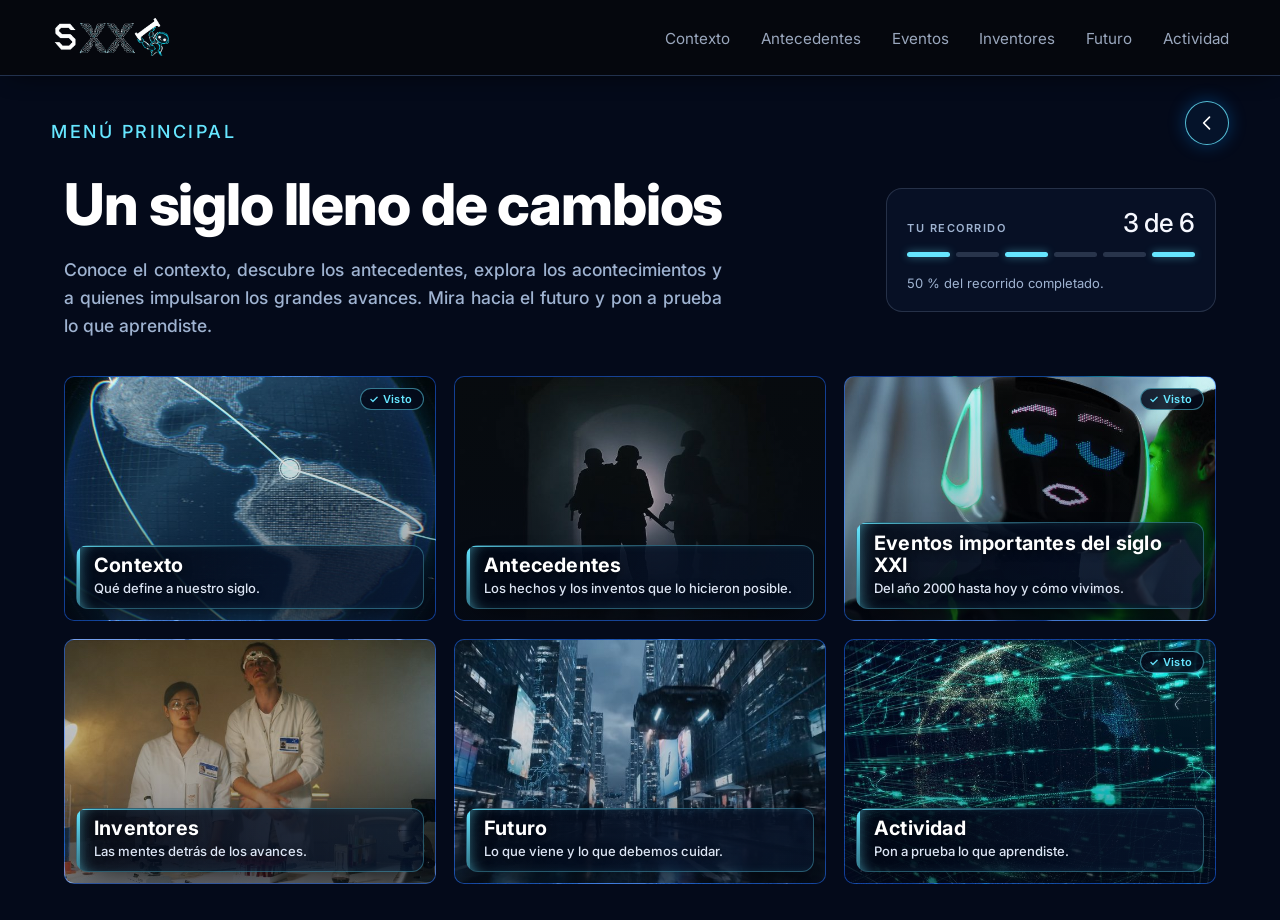
<file: html/explorar.html>
<!DOCTYPE html>
<html lang="es">
<head>
    <meta charset="UTF-8">
    <meta name="viewport" content="width=device-width, initial-scale=1.0">
    <link rel="stylesheet" href="../css/explorarcss.css">
    <link rel="stylesheet" href="../css/transicion.css">
    <link rel="preconnect" href="https://fonts.googleapis.com">
    <link rel="preconnect" href="https://fonts.gstatic.com" crossorigin>
    <link href="https://fonts.googleapis.com/css2?family=Inter:ital,opsz,wght@0,14..32,100..900;1,14..32,100..900&display=swap" rel="stylesheet">
    <title>Siglo XXI</title>
    <link rel="icon" href="../img/icon.png" type="image/png">
    <link rel="stylesheet" href="../css/barra-comun.css">
</head>

<body>
    <div class="barra">
        <img src="../img/logo.png" alt="Logo" class="logo">

        <span class="barra2">
            <a href="contexto.html" style="text-decoration: none;"><span class="aniparrafos">Contexto</span></a>
            <a href="sigloxx.html" style="text-decoration: none;"><span class="aniparrafos">Antecedentes</span></a>
            <a href="eventos.html" style="text-decoration: none;"><span class="aniparrafos">Eventos</span></a>
            <a href="inventores.html" style="text-decoration: none;"><span class="aniparrafos">Inventores</span></a>
            <a href="futuro.html" style="text-decoration: none;"><span class="aniparrafos">Futuro</span></a>
            <a href="actividad.html" style="text-decoration: none;"><span class="aniparrafos">Actividad</span></a>
        </span>
    </div>

    <div class="menu">
        <p class="menu1">MENÚ PRINCIPAL</p>

        <!-- Flecha circular para volver a la bienvenida -->
        <a
            href="../bienvenida.html#bienvenida"
            aria-label="Volver a la bienvenida"
            title="Volver a la bienvenida"
            style="
                display: flex;
                align-items: center;
                justify-content: center;
                width: 42px;
                height: 42px;
                margin-top: 10px;
                border: 1px solid rgba(102, 230, 255, 0.8);
                border-radius: 50%;
                background: rgba(6, 21, 45, 0.88);
                box-shadow: 0 0 18px rgba(7, 139, 255, 0.33);
                color: white;
                font-size: 25px;
                line-height: 1;
                text-decoration: none;
                transition: background 0.2s ease, transform 0.2s ease, box-shadow 0.2s ease;
            ">
            <svg aria-hidden="true" viewBox="0 0 24 24" width="20" height="20"><path d="M15 5l-7 7 7 7" fill="none" stroke="currentColor" stroke-width="2" stroke-linecap="round" stroke-linejoin="round"/></svg>
        </a>
    </div>

    <div class="encabezado">
        <div class="encabezado_texto">
            <h1 class="titulo"><span class="titulo_linea">Un siglo lleno de</span> <span class="titulo_linea">cambios</span></h1>
            <p class="parrafo1">Conoce el con&shy;tex&shy;to, des&shy;cu&shy;bre los an&shy;te&shy;ce&shy;den&shy;tes, ex&shy;plo&shy;ra los a&shy;con&shy;te&shy;ci&shy;mien&shy;tos y a quie&shy;nes im&shy;pul&shy;sa&shy;ron los gran&shy;des a&shy;van&shy;ces. Mi&shy;ra ha&shy;cia el fu&shy;tu&shy;ro y pon a prue&shy;ba lo que a&shy;pren&shy;dis&shy;te.</p>
        </div>

        <!-- Recorrido de los módulos: se marcan como vistos al entrar (javascript/recorrido-visitas.js) -->
        <aside class="avance" data-avance aria-labelledby="avance-titulo">
            <div class="avance_cabecera">
                <p class="avance_titulo" id="avance-titulo">Tu recorrido</p>
                <p class="avance_conteo" data-conteo>0 de 6</p>
            </div>
            <ol class="avance_segmentos" aria-label="Módulos del recorrido">
                <li data-modulo="contexto" title="Contexto"><span class="sr-solo">Contexto</span></li>
                <li data-modulo="sigloxx" title="Antecedentes"><span class="sr-solo">Antecedentes</span></li>
                <li data-modulo="eventos" title="Eventos importantes del siglo XXI"><span class="sr-solo">Eventos importantes del siglo XXI</span></li>
                <li data-modulo="inventores" title="Inventores"><span class="sr-solo">Inventores</span></li>
                <li data-modulo="futuro" title="Futuro"><span class="sr-solo">Futuro</span></li>
                <li data-modulo="actividad" title="Actividad"><span class="sr-solo">Actividad</span></li>
            </ol>
            <p class="avance_pie" data-pie>0 % del recorrido completado.</p>
        </aside>
    </div>

    <div class="tarjeta_padre">
        <a class="tarjeta1" href="contexto.html">
            <video class="tarjeta_video" data-src="../img/menu/contexto.mp4" poster="../img/menu/contexto.jpg" muted loop playsinline preload="none" aria-hidden="true"></video>
            <div class="tarjeta_franja">
                <p class="texto1_tarjetas">Contexto</p>
                <p class="texto2_tarjetas">Qué define a nuestro siglo.</p>
            </div>
        </a>

        <a class="tarjeta2" href="sigloxx.html">
            <video class="tarjeta_video" data-src="../img/menu/antecedentes.mp4" poster="../img/menu/antecedentes.jpg" muted loop playsinline preload="none" aria-hidden="true"></video>
            <div class="tarjeta_franja">
                <p class="texto1_tarjetas">Antecedentes</p>
                <p class="texto2_tarjetas">Los hechos y los inventos que lo hicieron posible.</p>
            </div>
        </a>

        <a class="tarjeta3" href="eventos.html">
            <video class="tarjeta_video" data-src="../img/menu/eventos.mp4" poster="../img/menu/eventos.jpg" muted loop playsinline preload="none" aria-hidden="true"></video>
            <div class="tarjeta_franja">
                <p class="texto1_tarjetas">Eventos importantes del siglo XXI</p>
                <p class="texto2_tarjetas">Del año 2000 hasta hoy y cómo vivimos.</p>
            </div>
        </a>

        <a class="tarjeta4" href="inventores.html">
            <video class="tarjeta_video" data-src="../img/menu/inventores.mp4" poster="../img/menu/inventores.jpg" muted loop playsinline preload="none" aria-hidden="true"></video>
            <div class="tarjeta_franja">
                <p class="texto1_tarjetas">Inventores</p>
                <p class="texto2_tarjetas">Las mentes detrás de los avances.</p>
            </div>
        </a>

        <a class="tarjeta5" href="futuro.html">
            <video class="tarjeta_video" data-src="../img/menu/futuro.mp4" poster="../img/menu/futuro.jpg" muted loop playsinline preload="none" aria-hidden="true"></video>
            <div class="tarjeta_franja">
                <p class="texto1_tarjetas">Futuro</p>
                <p class="texto2_tarjetas">Lo que viene y lo que debemos cuidar.</p>
            </div>
        </a>

        <a class="tarjeta6" href="actividad.html">
            <video class="tarjeta_video" data-src="../img/menu/actividad.mp4" poster="../img/menu/actividad.jpg" muted loop playsinline preload="none" aria-hidden="true"></video>
            <div class="tarjeta_franja">
                <p class="texto1_tarjetas">Actividad</p>
                <p class="texto2_tarjetas">Pon a prueba lo que aprendiste.</p>
            </div>
        </a>
    </div>
    <script src="../javascript/recorrido-visitas.js" defer></script>
    <script src="../javascript/menu-videos.js" defer></script>
    <script src="../javascript/transicion.js" defer></script>
    <script src="../javascript/barra-comun.js" defer></script>
</body>
</html>
</file>
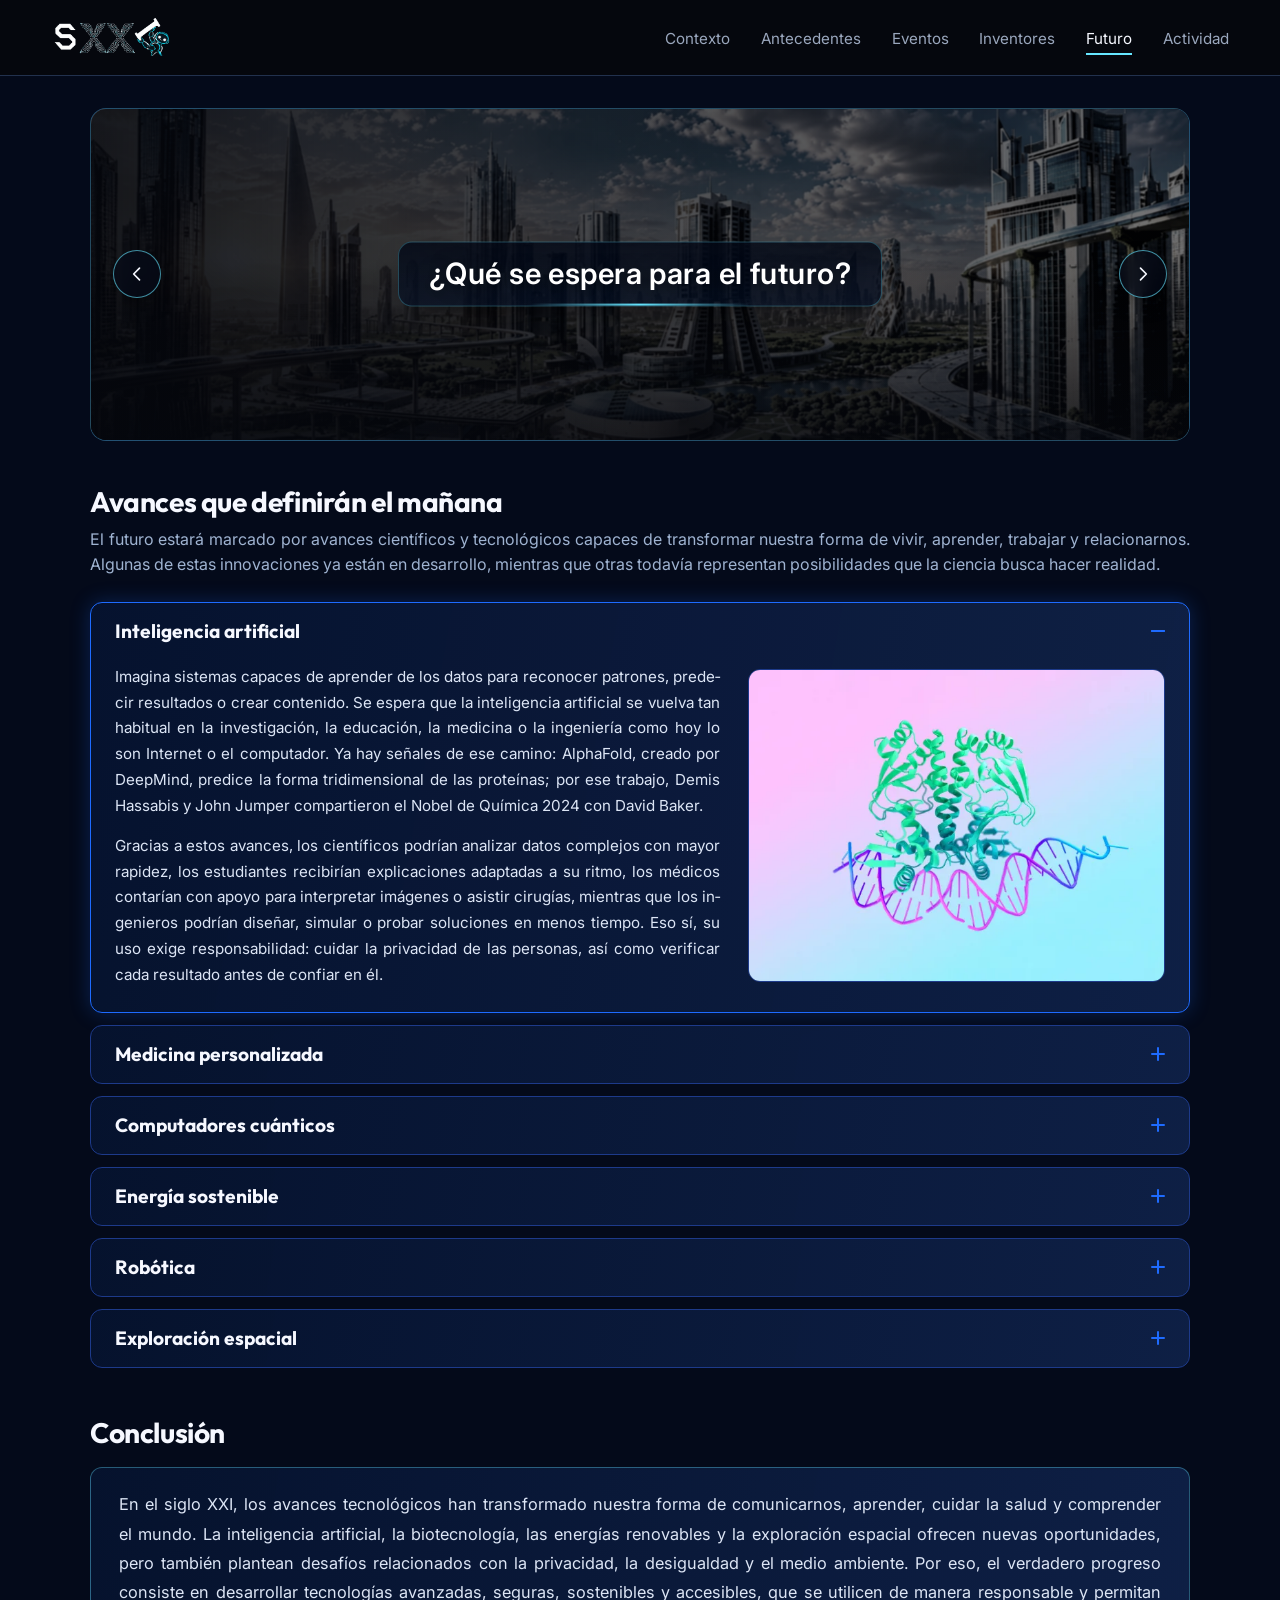
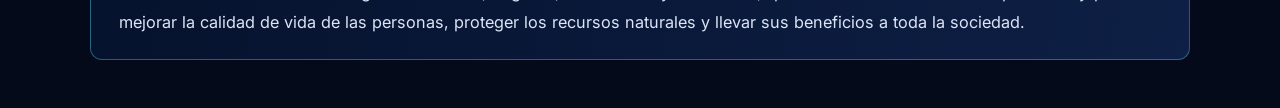
<file: html/futuro.html>
<!DOCTYPE html>
<html lang="es">
<head>
    <meta charset="UTF-8">
    <meta name="viewport" content="width=device-width, initial-scale=1.0">
    <meta name="description" content="Qué se espera para el futuro: inteligencia artificial, medicina personalizada, computadores cuánticos, energía sostenible, robótica y exploración espacial.">
    <link rel="stylesheet" href="../css/futurocss.css">
    <link rel="stylesheet" href="../css/transicion.css">
    <link rel="preconnect" href="https://fonts.googleapis.com">
    <link rel="preconnect" href="https://fonts.gstatic.com" crossorigin>
    <link href="https://fonts.googleapis.com/css2?family=Inter:ital,opsz,wght@0,14..32,100..900;1,14..32,100..900&family=Outfit:wght@700&display=swap" rel="stylesheet">
    <title>Futuro | Siglo XXI</title>
    <link rel="icon" href="../img/icon.png" type="image/png">
    <link rel="stylesheet" href="../css/recuadro-modulo.css">
    <link rel="stylesheet" href="../css/barra-comun.css">
    <link rel="stylesheet" href="../css/navegacion-modulos.css">
    <script src="../javascript/navegacion-modulos.js"></script>
</head>
<body>
    <div class="barra">
        <a class="logo-enlace" href="explorar.html" aria-label="Ir a la página principal">
            <img src="../img/logo.png" alt="Logo SIGLO XXI" class="logo">
        </a>

        <span class="barra2">
            <a href="contexto.html" style="text-decoration: none;"><span class="aniparrafos">Contexto</span></a>
            <a href="sigloxx.html" style="text-decoration: none;"><span class="aniparrafos">Antecedentes</span></a>
            <a href="eventos.html" style="text-decoration: none;"><span class="aniparrafos">Eventos</span></a>
            <a href="inventores.html" style="text-decoration: none;"><span class="aniparrafos">Inventores</span></a>
            <a href="futuro.html" style="text-decoration: none;" aria-current="page"><span class="aniparrafos activo">Futuro</span></a>
            <a href="actividad.html" style="text-decoration: none;"><span class="aniparrafos">Actividad</span></a>
        </span>
    </div>

    <!-- RECUADRO DEL MÓDULO: imagen de img/menu_imagenes, oscura hasta que se pasa el cursor o se toca (css/recuadro-modulo.css) -->
    <section class="recuadro-modulo recuadro-modulo--imagen">
        <div class="recuadro-modulo__fondo" aria-hidden="true"><img class="recuadro-modulo__imagen" src="../img/menu_imagenes/web/futuro-1600.webp" srcset="../img/menu_imagenes/web/futuro-800.webp 800w, ../img/menu_imagenes/web/futuro-1600.webp 1600w" sizes="(max-width: 700px) 92vw, 1100px" alt="" decoding="async" fetchpriority="high"></div>
        <div class="recuadro-modulo__brillo" aria-hidden="true"></div>
        <div class="recuadro-modulo__capa"></div>
        <div class="recuadro-modulo__contenido">
            <h1 class="recuadro-modulo__titulo">¿Qué se espera para el futuro?</h1>
        </div>
    </section>

    <main class="futuro_principal">

        <!-- SUBTÍTULO Y DESCRIPCIÓN: mismo estilo que Contexto, Antecedentes, Eventos e Inventores -->
        <section class="futuro_intro" aria-labelledby="titulo-futuro">
            <h2 class="subtitulo" id="titulo-futuro">Avances que definirán el mañana</h2>
            <p class="descripcion">El fu&shy;turo es&shy;tará mar&shy;cado por avan&shy;ces cien&shy;tí&shy;fi&shy;cos y tec&shy;no&shy;ló&shy;gi&shy;cos ca&shy;pa&shy;ces de trans&shy;for&shy;mar nues&shy;tra forma de vivir, apren&shy;der, tra&shy;ba&shy;jar y re&shy;la&shy;cio&shy;nar&shy;nos. Al&shy;gu&shy;nas de estas in&shy;no&shy;va&shy;cio&shy;nes ya están en de&shy;sa&shy;rro&shy;llo, mien&shy;tras que otras to&shy;da&shy;vía re&shy;pre&shy;sen&shy;tan po&shy;si&shy;bi&shy;li&shy;da&shy;des que la cien&shy;cia busca hacer rea&shy;li&shy;dad.</p>
        </section>

        <!-- SEIS ÁREAS: título, dos párrafos (qué se espera / cómo nos afecta) y su imagen -->
        <section class="futuro_hero" aria-label="Áreas que transformarán el futuro">
            <div class="acordeon">

                <!-- 1. INTELIGENCIA ARTIFICIAL -->
                <details class="acordeon_item" id="futuro-ia" name="futuro" open>
                    <summary class="acordeon_resumen">Inteligencia artificial</summary>
                    <div class="acordeon_cuerpo">
                        <div class="acordeon_info">
                            <p class="acordeon_texto">Ima&shy;gina sis&shy;te&shy;mas ca&shy;pa&shy;ces de apren&shy;der de los datos para re&shy;co&shy;no&shy;cer pa&shy;tro&shy;nes, pre&shy;de&shy;cir re&shy;sul&shy;ta&shy;dos o crear con&shy;te&shy;nido. Se es&shy;pera que la in&shy;te&shy;li&shy;gen&shy;cia ar&shy;ti&shy;fi&shy;cial se vuelva tan ha&shy;bi&shy;tual en la in&shy;ves&shy;ti&shy;ga&shy;ción, la edu&shy;ca&shy;ción, la me&shy;di&shy;cina o la in&shy;ge&shy;nie&shy;ría como hoy lo son In&shy;ter&shy;net o el com&shy;pu&shy;ta&shy;dor. Ya hay se&shy;ña&shy;les de ese ca&shy;mino: AlphaFold, creado por DeepMind, pre&shy;dice la forma tri&shy;di&shy;men&shy;sio&shy;nal de las pro&shy;teí&shy;nas; por ese tra&shy;bajo, Demis Has&shy;sa&shy;bis y John Jum&shy;per com&shy;par&shy;tie&shy;ron el Nobel de Quí&shy;mica 2024 con David Baker.</p>
                            <p class="acordeon_texto">Gra&shy;cias a estos avan&shy;ces, los cien&shy;tí&shy;fi&shy;cos po&shy;drían ana&shy;li&shy;zar datos com&shy;ple&shy;jos con mayor ra&shy;pi&shy;dez, los es&shy;tu&shy;dian&shy;tes re&shy;ci&shy;bi&shy;rían ex&shy;pli&shy;ca&shy;cio&shy;nes adap&shy;ta&shy;das a su ritmo, los mé&shy;di&shy;cos con&shy;ta&shy;rían con apoyo para in&shy;ter&shy;pre&shy;tar imá&shy;ge&shy;nes o asis&shy;tir ci&shy;ru&shy;gías, mien&shy;tras que los in&shy;ge&shy;nie&shy;ros po&shy;drían di&shy;se&shy;ñar, si&shy;mu&shy;lar o pro&shy;bar so&shy;lu&shy;cio&shy;nes en menos tiempo. Eso sí, su uso exige res&shy;pon&shy;sa&shy;bi&shy;li&shy;dad: cui&shy;dar la pri&shy;va&shy;ci&shy;dad de las per&shy;so&shy;nas, así como ve&shy;ri&shy;fi&shy;car cada re&shy;sul&shy;tado antes de con&shy;fiar en él.</p>
                        </div>
                        <figure class="tema_figura">
                            <img src="../img/futuro/alphaflod.webp" width="800" height="451" decoding="async" alt="Estructura 3D de una proteína generada por AlphaFold" class="tema_imagen">
                        </figure>
                    </div>
                </details>

                <!-- 2. MEDICINA PERSONALIZADA -->
                <details class="acordeon_item" id="futuro-medicina" name="futuro">
                    <summary class="acordeon_resumen">Medicina personalizada</summary>
                    <div class="acordeon_cuerpo">
                        <div class="acordeon_info">
                            <p class="acordeon_texto">¿Y si cada tra&shy;ta&shy;miento se di&shy;se&shy;ñara a la me&shy;dida de quien lo re&shy;cibe? Hacia allí apunta esta área, que busca dejar de tra&shy;tar a todas las per&shy;so&shy;nas por igual para adap&shy;tar la pre&shy;ven&shy;ción y el tra&shy;ta&shy;miento a las ca&shy;rac&shy;te&shy;rís&shy;ti&shy;cas de cada una, em&shy;pe&shy;zando por sus genes. Las bases ya exis&shy;ten: en 2003 se com&shy;pletó la se&shy;cuen&shy;cia&shy;ción del ge&shy;noma hu&shy;mano; más tarde, CRISPR-Cas9, de&shy;sa&shy;rro&shy;llada por Jen&shy;ni&shy;fer Doudna y Em&shy;ma&shy;nue&shy;lle Char&shy;pen&shy;tier (Nobel de Quí&shy;mica 2020), per&shy;mi&shy;tió edi&shy;tar genes, mien&shy;tras que los es&shy;tu&shy;dios de Ka&shy;ta&shy;lin Ka&shy;rikó y Drew Weiss&shy;man sobre el ARNm (Nobel de Me&shy;di&shy;cina 2023) hi&shy;cie&shy;ron po&shy;si&shy;bles las va&shy;cu&shy;nas con&shy;tra la COVID-19.</p>
                            <p class="acordeon_texto">Al com&shy;bi&shy;nar la ge&shy;né&shy;tica con la in&shy;te&shy;li&shy;gen&shy;cia ar&shy;ti&shy;fi&shy;cial o la bio&shy;tec&shy;no&shy;lo&shy;gía, en el fu&shy;turo sería po&shy;si&shy;ble de&shy;tec&shy;tar en&shy;fer&shy;me&shy;da&shy;des de forma más tem&shy;prana y pre&shy;cisa, ele&shy;gir te&shy;ra&shy;pias según el per&shy;fil ge&shy;né&shy;tico de cada pa&shy;ciente o iden&shy;ti&shy;fi&shy;car ries&shy;gos a tiempo para ac&shy;tuar antes. Sin em&shy;bargo, el reto será doble: lo&shy;grar que estos avan&shy;ces sean ac&shy;ce&shy;si&shy;bles para todos, pero tam&shy;bién pro&shy;te&shy;ger los datos ge&shy;né&shy;ti&shy;cos, que son pro&shy;fun&shy;da&shy;mente per&shy;so&shy;na&shy;les.</p>
                        </div>
                        <figure class="tema_figura">
                            <img src="../img/futuro/vacuna.webp" width="700" height="466" loading="lazy" decoding="async" alt="Personal de salud atendiendo a un bebé en un hospital" class="tema_imagen">
                        </figure>
                    </div>
                </details>

                <!-- 3. COMPUTADORES CUÁNTICOS -->
                <details class="acordeon_item" id="futuro-cuanticos" name="futuro">
                    <summary class="acordeon_resumen">Computadores cuánticos</summary>
                    <div class="acordeon_cuerpo">
                        <div class="acordeon_info">
                            <p class="acordeon_texto">Mien&shy;tras un bit común solo puede valer 0 o 1, un bit cuán&shy;tico (qubit) puede com&shy;bi&shy;nar ambos es&shy;ta&shy;dos. Gra&shy;cias a esa pro&shy;pie&shy;dad, estas má&shy;qui&shy;nas apro&shy;ve&shy;chan la fí&shy;sica cuán&shy;tica para pro&shy;ce&shy;sar cierta in&shy;for&shy;ma&shy;ción de una ma&shy;nera dis&shy;tinta a la de los com&shy;pu&shy;ta&shy;do&shy;res tra&shy;di&shy;cio&shy;na&shy;les, lo que abre nue&shy;vas for&shy;mas de cal&shy;cu&shy;lar para al&shy;gu&shy;nos pro&shy;ble&shy;mas. De hecho, los ex&shy;pe&shy;ri&shy;men&shy;tos que sen&shy;ta&shy;ron sus bases, rea&shy;li&shy;za&shy;dos con fe&shy;nó&shy;me&shy;nos cuán&shy;ti&shy;cos en cir&shy;cui&shy;tos eléc&shy;tri&shy;cos, re&shy;ci&shy;bie&shy;ron el Nobel de Fí&shy;sica 2025, otor&shy;gado a John Clarke, Mi&shy;chel De&shy;vo&shy;ret y John Mar&shy;ti&shy;nis.</p>
                            <p class="acordeon_texto">Aun&shy;que no reem&shy;pla&shy;za&shy;rán a los equi&shy;pos de hoy, po&shy;drían re&shy;sol&shy;ver pro&shy;ble&shy;mas cien&shy;tí&shy;fi&shy;cos o tec&shy;no&shy;ló&shy;gi&shy;cos que re&shy;sul&shy;tan muy di&shy;fí&shy;ci&shy;les para los com&shy;pu&shy;ta&shy;do&shy;res tra&shy;di&shy;cio&shy;na&shy;les, como si&shy;mu&shy;lar el com&shy;por&shy;ta&shy;miento de mo&shy;lé&shy;cu&shy;las com&shy;ple&shy;jas para es&shy;tu&shy;diar nue&shy;vos ma&shy;te&shy;ria&shy;les o en&shy;con&shy;trar la mejor so&shy;lu&shy;ción entre mu&shy;chí&shy;si&shy;mas po&shy;si&shy;bi&shy;li&shy;da&shy;des. Ade&shy;más, su lle&shy;gada po&shy;dría obli&shy;gar a re&shy;no&shy;var los sis&shy;te&shy;mas de ci&shy;frado ac&shy;tua&shy;les. Por ahora, se trata de una tec&shy;no&shy;lo&shy;gía en de&shy;sa&shy;rro&shy;llo cuyas apli&shy;ca&shy;cio&shy;nes prác&shy;ti&shy;cas to&shy;da&shy;vía se están in&shy;ves&shy;ti&shy;gando.</p>
                        </div>
                        <figure class="tema_figura">
                            <img src="../img/compu_cuantica.jpg" width="694" height="442" loading="lazy" decoding="async" alt="Computador cuántico con su sistema de enfriamiento y cables" class="tema_imagen">
                        </figure>
                    </div>
                </details>

                <!-- 4. ENERGÍA SOSTENIBLE -->
                <details class="acordeon_item" id="futuro-energia" name="futuro">
                    <summary class="acordeon_resumen">Energía sostenible</summary>
                    <div class="acordeon_cuerpo">
                        <div class="acordeon_info">
                            <p class="acordeon_texto">El fu&shy;turo ener&shy;gé&shy;tico apunta a pro&shy;du&shy;cir más ener&shy;gía lim&shy;pia a par&shy;tir de fuen&shy;tes re&shy;no&shy;va&shy;bles, como la solar, la eó&shy;lica o la hi&shy;dráu&shy;lica, así como a al&shy;ma&shy;ce&shy;narla en ba&shy;te&shy;rías para usarla cuando haga falta. A este es&shy;fuerzo se suman nue&shy;vos ma&shy;te&shy;ria&shy;les, entre ellos las es&shy;truc&shy;tu&shy;ras metal-or&shy;gá&shy;ni&shy;cas (MOF) de Omar Yaghi, ca&shy;pa&shy;ces de cap&shy;tu&shy;rar gases e in&shy;cluso agua del aire; su tra&shy;bajo le valió el Nobel de Quí&shy;mica 2025, com&shy;par&shy;tido con Su&shy;sumu Ki&shy;ta&shy;gawa y Ri&shy;chard Rob&shy;son.</p>
                            <p class="acordeon_texto">El ob&shy;je&shy;tivo de estos avan&shy;ces es re&shy;du&shy;cir las emi&shy;sio&shy;nes que ace&shy;le&shy;ran el cam&shy;bio cli&shy;má&shy;tico, un com&shy;pro&shy;miso que casi 200 paí&shy;ses asu&shy;mie&shy;ron en el Acuerdo de París (2015) al acor&shy;dar li&shy;mi&shy;tar el ca&shy;len&shy;ta&shy;miento glo&shy;bal muy por de&shy;bajo de 2 °C, con la meta de 1,5 °C. En la misma di&shy;rec&shy;ción avanza la eco&shy;no&shy;mía cir&shy;cu&shy;lar, que pro&shy;pone reu&shy;ti&shy;li&shy;zar o re&shy;ci&shy;clar los re&shy;cur&shy;sos en lugar de de&shy;se&shy;char&shy;los. En el fondo, todas estas ini&shy;cia&shy;ti&shy;vas com&shy;par&shy;ten una misma idea: cui&shy;dar los re&shy;cur&shy;sos hoy para no com&shy;pro&shy;me&shy;ter el fu&shy;turo.</p>
                        </div>
                        <figure class="tema_figura">
                            <img src="../img/aereogeneradores.jpg" width="640" height="480" loading="lazy" decoding="async" alt="Aerogeneradores que producen energía eólica" class="tema_imagen">
                        </figure>
                    </div>
                </details>

                <!-- 5. ROBÓTICA -->
                <details class="acordeon_item" id="futuro-robotica" name="futuro">
                    <summary class="acordeon_resumen">Robótica</summary>
                    <div class="acordeon_cuerpo">
                        <div class="acordeon_info">
                            <p class="acordeon_texto">En fá&shy;bri&shy;cas, la&shy;bo&shy;ra&shy;to&shy;rios, hos&shy;pi&shy;ta&shy;les u otros en&shy;tor&shy;nos de riesgo, los ro&shy;bots po&shy;drían asu&shy;mir cada vez más ta&shy;reas, sobre todo las re&shy;pe&shy;ti&shy;ti&shy;vas o pe&shy;li&shy;gro&shy;sas. Al com&shy;bi&shy;narse con la in&shy;te&shy;li&shy;gen&shy;cia ar&shy;ti&shy;fi&shy;cial, ade&shy;más, lo&shy;gran adap&shy;tarse mejor a lo que ocu&shy;rre a su al&shy;re&shy;de&shy;dor. Esta con&shy;ver&shy;gen&shy;cia entre IA, ro&shy;bó&shy;tica y me&shy;di&shy;cina ya per&shy;mite, por ejem&shy;plo, asis&shy;tir ci&shy;ru&shy;gías.</p>
                            <p class="acordeon_texto">Con su ayuda, la pro&shy;duc&shy;ción puede vol&shy;verse más pre&shy;cisa y se&shy;gura, los ex&shy;pe&shy;ri&shy;men&shy;tos pue&shy;den re&shy;pe&shy;tirse con exac&shy;ti&shy;tud, mien&shy;tras que las per&shy;so&shy;nas dejan de ex&shy;po&shy;nerse a ta&shy;reas pe&shy;li&shy;gro&shy;sas. No obs&shy;tante, la au&shy;to&shy;ma&shy;ti&shy;za&shy;ción tam&shy;bién trans&shy;forma el tra&shy;bajo: sur&shy;gen nue&shy;vas pro&shy;fe&shy;sio&shy;nes, por lo que el reto será pre&shy;pa&shy;rar a las per&shy;so&shy;nas con nue&shy;vas ha&shy;bi&shy;li&shy;da&shy;des a lo largo de toda la vida.</p>
                        </div>
                        <figure class="tema_figura">
                            <img src="../img/robot_fabrica.jpg" width="678" height="452" loading="lazy" decoding="async" alt="Brazos robóticos trabajando en una fábrica" class="tema_imagen">
                        </figure>
                    </div>
                </details>

                <!-- 6. EXPLORACIÓN ESPACIAL -->
                <details class="acordeon_item" id="futuro-espacio" name="futuro">
                    <summary class="acordeon_resumen">Exploración espacial</summary>
                    <div class="acordeon_cuerpo">
                        <div class="acordeon_info">
                            <p class="acordeon_texto">La hu&shy;ma&shy;ni&shy;dad ha vuelto a mirar hacia la Luna. Tras Ar&shy;te&shy;mis I (2022), que probó la nave Orion sin tri&shy;pu&shy;la&shy;ción, Ar&shy;te&shy;mis II des&shy;pegó el 1 de abril de 2026 con cua&shy;tro as&shy;tro&shy;nau&shy;tas que via&shy;ja&shy;ron al&shy;re&shy;de&shy;dor de la Luna antes de ame&shy;ri&shy;zar el 10 de abril. Fue la pri&shy;mera mi&shy;sión tri&shy;pu&shy;lada fuera de la ór&shy;bita te&shy;rres&shy;tre desde Apolo 17, en 1972. A par&shy;tir de ahí, la NASA pre&shy;para nue&shy;vas mi&shy;sio&shy;nes para vol&shy;ver a la su&shy;per&shy;fi&shy;cie lunar y, a más largo plazo, lle&shy;gar a Marte.</p>
                            <p class="acordeon_texto">El es&shy;pa&shy;cio, ade&shy;más, ya no es solo cosa de agen&shy;cias pú&shy;bli&shy;cas: em&shy;pre&shy;sas como SpaceX o Blue Ori&shy;gin tam&shy;bién lan&shy;zan co&shy;he&shy;tes y sa&shy;té&shy;li&shy;tes, mien&shy;tras que los co&shy;he&shy;tes reu&shy;ti&shy;li&shy;za&shy;bles aba&shy;ra&shy;tan cada lan&shy;za&shy;miento. Estos avan&shy;ces se sien&shy;ten en la vida dia&shy;ria, pues los sa&shy;té&shy;li&shy;tes sos&shy;tie&shy;nen las co&shy;mu&shy;ni&shy;ca&shy;cio&shy;nes, el GPS, el pro&shy;nós&shy;tico del clima, así como la ob&shy;ser&shy;va&shy;ción de la Tie&shy;rra.</p>
                        </div>
                        <figure class="tema_figura">
                            <img src="../img/tripulacion_artemis.jpg" width="350" height="438" loading="lazy" decoding="async" alt="Los cuatro astronautas de la misión Artemis II con sus trajes naranjas" class="tema_imagen tema_imagen--vertical">
                        </figure>
                    </div>
                </details>
            </div>
        </section>

        <!-- CONCLUSIÓN: un solo bloque con un párrafo -->
        <section class="conclusion" aria-labelledby="titulo-conclusion">
            <h2 class="subtitulo" id="titulo-conclusion">Conclusión</h2>
            <div class="banda-texto conclusion_bloque">
                <p>En el siglo XXI, los avan&shy;ces tec&shy;no&shy;ló&shy;gi&shy;cos han trans&shy;for&shy;mado nues&shy;tra forma de co&shy;mu&shy;ni&shy;car&shy;nos, apren&shy;der, cui&shy;dar la salud y com&shy;pren&shy;der el mundo. La in&shy;te&shy;li&shy;gen&shy;cia ar&shy;ti&shy;fi&shy;cial, la bio&shy;tec&shy;no&shy;lo&shy;gía, las ener&shy;gías re&shy;no&shy;va&shy;bles y la ex&shy;plo&shy;ra&shy;ción es&shy;pa&shy;cial ofre&shy;cen nue&shy;vas opor&shy;tu&shy;ni&shy;da&shy;des, pero tam&shy;bién plan&shy;tean de&shy;sa&shy;fíos re&shy;la&shy;cio&shy;na&shy;dos con la pri&shy;va&shy;ci&shy;dad, la de&shy;si&shy;gual&shy;dad y el medio am&shy;biente. Por eso, el ver&shy;da&shy;dero pro&shy;greso con&shy;siste en de&shy;sa&shy;rro&shy;llar tec&shy;no&shy;lo&shy;gías avan&shy;za&shy;das, se&shy;gu&shy;ras, sos&shy;te&shy;ni&shy;bles y ac&shy;ce&shy;si&shy;bles, que se uti&shy;li&shy;cen de ma&shy;nera res&shy;pon&shy;sa&shy;ble y per&shy;mi&shy;tan me&shy;jo&shy;rar la ca&shy;li&shy;dad de vida de las per&shy;so&shy;nas, pro&shy;te&shy;ger los re&shy;cur&shy;sos na&shy;tu&shy;ra&shy;les y lle&shy;var sus be&shy;ne&shy;fi&shy;cios a toda la so&shy;cie&shy;dad.</p>
            </div>
        </section>
    </main>

    <script src="../javascript/transicion.js" defer></script>
    <script src="../javascript/recorrido-visitas.js" defer></script>
    <script src="../javascript/barra-comun.js" defer></script>
</body>
</html>
</file>
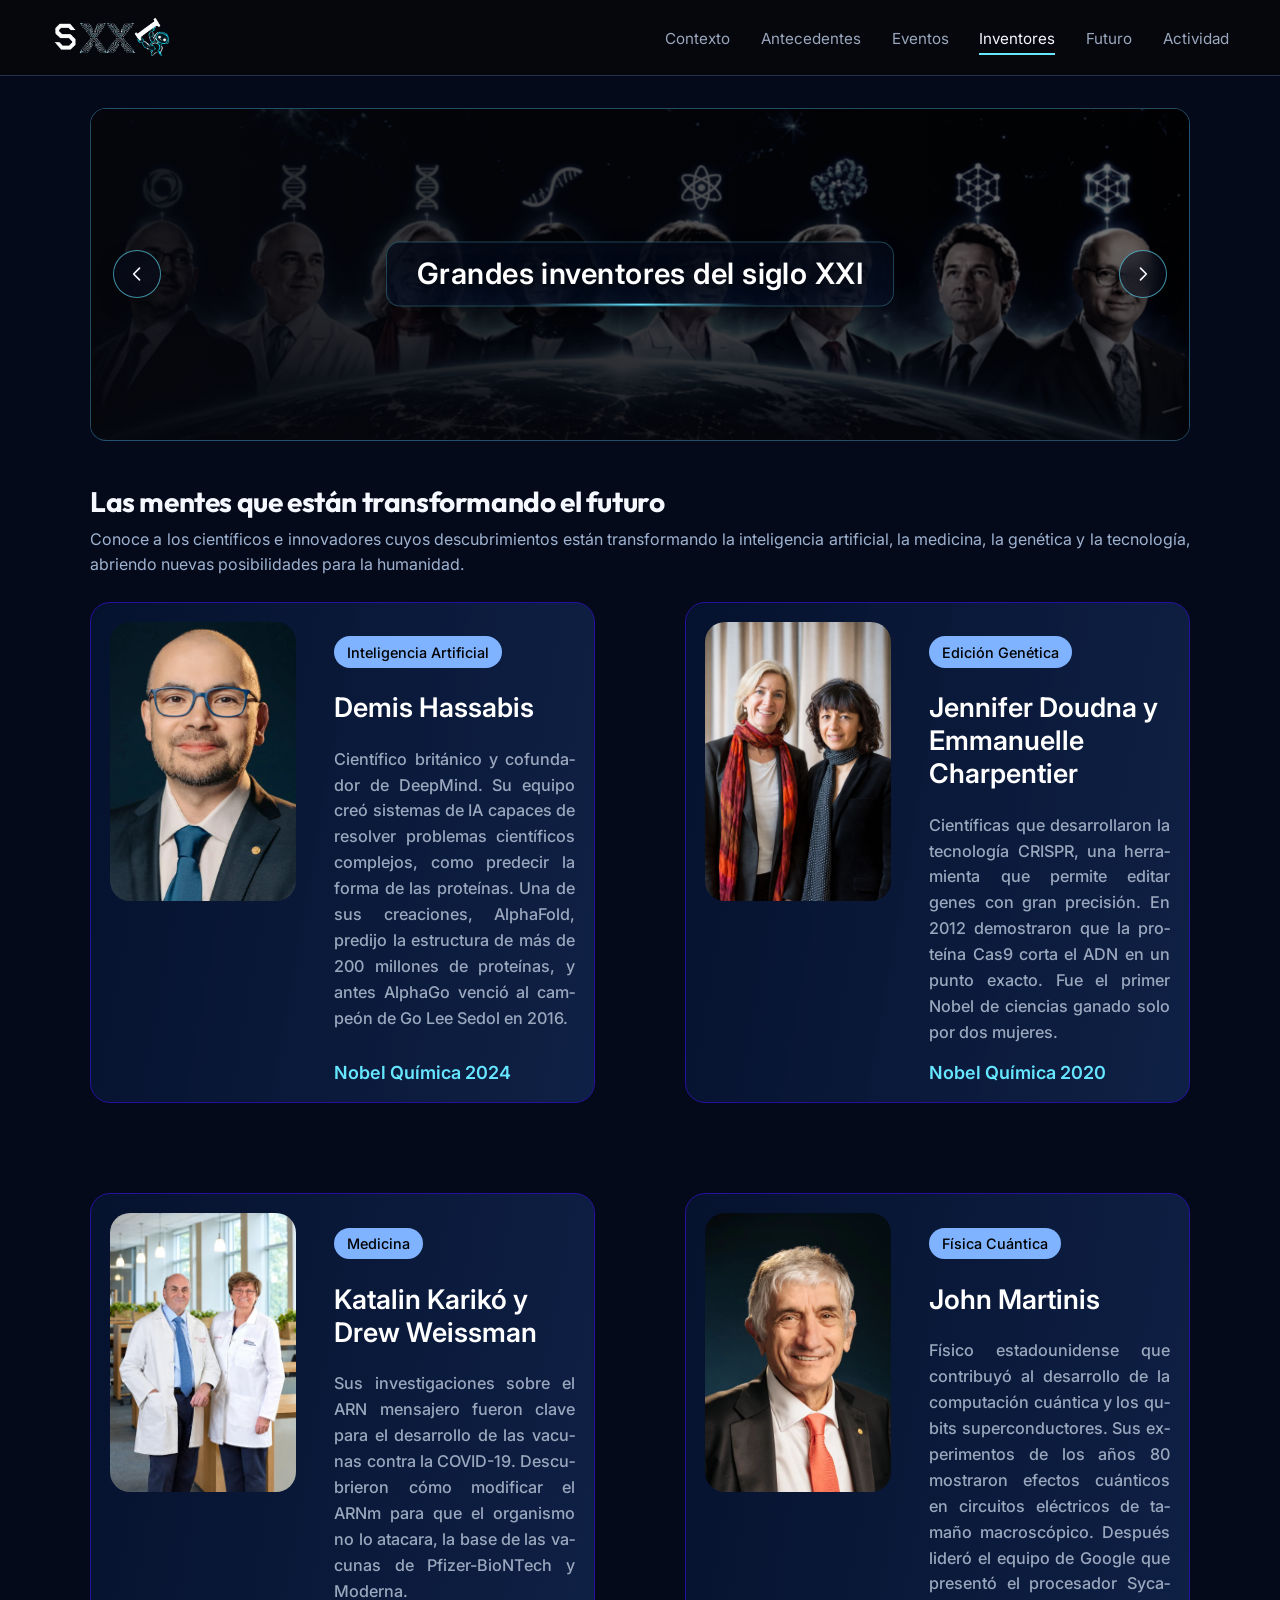
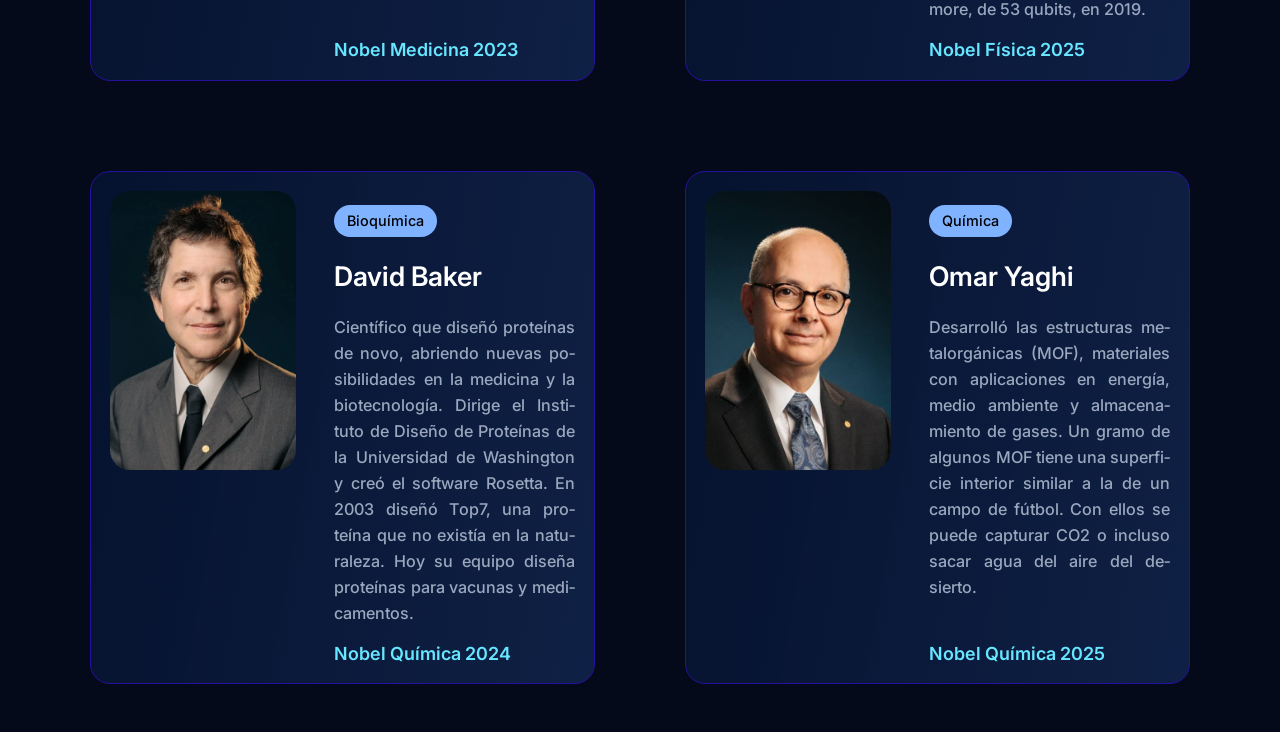
<file: html/inventores.html>
<!DOCTYPE html>
<html lang="es">
<head>
    <meta charset="UTF-8">
    <meta name="viewport" content="width=device-width, initial-scale=1.0">
    <link rel="stylesheet" href="../css/inventorescss.css">
    <link rel="stylesheet" href="../css/transicion.css">
    <link rel="preconnect" href="https://fonts.googleapis.com">
    <link rel="preconnect" href="https://fonts.gstatic.com" crossorigin>
    <link href="https://fonts.googleapis.com/css2?family=Inter:ital,opsz,wght@0,14..32,100..900;1,14..32,100..900&family=Outfit:wght@700&display=swap" rel="stylesheet">
    <title>Siglo XXI</title>
    <link rel="icon" href="../img/icon.png" type="image/png">
    <link rel="stylesheet" href="../css/recuadro-modulo.css">
    <link rel="stylesheet" href="../css/barra-comun.css">
    <link rel="stylesheet" href="../css/navegacion-modulos.css">
    <script src="../javascript/navegacion-modulos.js"></script>
</head>
<body>
    <div class="barra">
        <a class="logo-enlace" href="explorar.html" aria-label="Ir a la página principal">
            <img src="../img/logo.png" alt="Logo SIGLO XXI" class="logo">
        </a>

        <span class="barra2">
            <a href="contexto.html" style="text-decoration: none;"><span class="aniparrafos">Contexto</span></a>
            <a href="sigloxx.html" style="text-decoration: none;"><span class="aniparrafos">Antecedentes</span></a>
            <a href="eventos.html" style="text-decoration: none;"><span class="aniparrafos">Eventos</span></a>
            <a href="inventores.html" style="text-decoration: none;"><span class="aniparrafos">Inventores</span></a>
            <a href="futuro.html" style="text-decoration: none;"><span class="aniparrafos">Futuro</span></a>
            <a href="actividad.html" style="text-decoration: none;"><span class="aniparrafos">Actividad</span></a>
        </span>
    </div>

    <!-- RECUADRO DEL MÓDULO: imagen de img/menu_imagenes, oscura hasta que se pasa el cursor o se toca (css/recuadro-modulo.css) -->
    <section class="recuadro-modulo recuadro-modulo--imagen">
        <div class="recuadro-modulo__fondo" aria-hidden="true"><img class="recuadro-modulo__imagen" src="../img/menu_imagenes/web/inventores-1600.webp" srcset="../img/menu_imagenes/web/inventores-800.webp 800w, ../img/menu_imagenes/web/inventores-1600.webp 1600w" sizes="(max-width: 700px) 92vw, 1100px" alt="" decoding="async" fetchpriority="high"></div>
        <div class="recuadro-modulo__brillo" aria-hidden="true"></div>
        <div class="recuadro-modulo__capa"></div>
        <div class="recuadro-modulo__contenido">
            <h1 class="recuadro-modulo__titulo">Grandes inventores del siglo XXI</h1>
        </div>
    </section>

    <!-- SUBTÍTULO Y DESCRIPCIÓN: mismo estilo que Contexto, Antecedentes y Eventos -->
    <section class="intro-inventores" aria-labelledby="titulo-inventores">
        <h2 class="subtitulo" id="titulo-inventores">Las mentes que están transformando el futuro</h2>
        <p class="descripcion">Co&shy;noce a los cien&shy;tí&shy;fi&shy;cos e in&shy;no&shy;va&shy;do&shy;res cuyos des&shy;cu&shy;bri&shy;mien&shy;tos están trans&shy;for&shy;mando la in&shy;te&shy;li&shy;gen&shy;cia ar&shy;ti&shy;fi&shy;cial, la me&shy;di&shy;cina, la ge&shy;né&shy;tica y la tec&shy;no&shy;lo&shy;gía, abriendo nue&shy;vas po&shy;si&shy;bi&shy;li&shy;da&shy;des para la hu&shy;ma&shy;ni&shy;dad.</p>
    </section>

    <div class="tarjeta_padre">

        <div class="tarjeta">
            <img src="../img/demis_hassabis.webp" class="imagen" width="496" height="744" loading="lazy" decoding="async" alt="Demis Hassabis">
            <div class="texto">
                <p class="texto1_tarjetas">Inteligencia Artificial</p>
                <p class="texto2_tarjetas">Demis Hassabis</p>
                <p class="texto3_tarjetas">Cien&shy;tí&shy;fico bri&shy;tá&shy;nico y co&shy;fun&shy;da&shy;dor de DeepMind. Su equipo creó sis&shy;te&shy;mas de IA ca&shy;pa&shy;ces de re&shy;sol&shy;ver pro&shy;ble&shy;mas cien&shy;tí&shy;fi&shy;cos com&shy;ple&shy;jos, como pre&shy;de&shy;cir la forma de las pro&shy;teí&shy;nas. Una de sus crea&shy;cio&shy;nes, AlphaFold, pre&shy;dijo la es&shy;truc&shy;tura de más de 200 mi&shy;llo&shy;nes de pro&shy;teí&shy;nas, y antes AlphaGo ven&shy;ció al cam&shy;peón de Go Lee Sedol en 2016.</p>
                <p class="texto4_tarjetas">Nobel Química 2024</p>
            </div>
        </div>

        <div class="tarjeta">
            <img src="../img/inventores/jennifer_emmanuelle-800.webp" class="imagen" width="800" height="1200" loading="lazy" decoding="async" alt="Jennifer Doudna y Emmanuelle Charpentier">
            <div class="texto">
                <p class="texto1_tarjetas">Edición Genética</p>
                <p class="texto2_tarjetas">Jennifer Doudna y Emmanuelle Charpentier</p>
                <p class="texto3_tarjetas">Cien&shy;tí&shy;fi&shy;cas que de&shy;sa&shy;rro&shy;lla&shy;ron la tec&shy;no&shy;lo&shy;gía CRISPR, una he&shy;rra&shy;mienta que per&shy;mite edi&shy;tar genes con gran pre&shy;ci&shy;sión. En 2012 de&shy;mos&shy;tra&shy;ron que la pro&shy;teína Cas9 corta el ADN en un punto exacto. Fue el pri&shy;mer Nobel de cien&shy;cias ga&shy;nado solo por dos mu&shy;je&shy;res.</p>
                <p class="texto4_tarjetas">Nobel Química 2020</p>
            </div>
        </div>

        <div class="tarjeta">
            <img src="../img/inventores/katalin_drew-800.webp" class="imagen" width="800" height="1200" loading="lazy" decoding="async" alt="Katalin Karikó y Drew Weissman">
            <div class="texto">
                <p class="texto1_tarjetas">Medicina</p>
                <p class="texto2_tarjetas">Katalin Karikó y Drew Weissman</p>
                <p class="texto3_tarjetas">Sus in&shy;ves&shy;ti&shy;ga&shy;cio&shy;nes sobre el ARN men&shy;sa&shy;jero fue&shy;ron clave para el de&shy;sa&shy;rro&shy;llo de las va&shy;cu&shy;nas con&shy;tra la COVID-19. Des&shy;cu&shy;brie&shy;ron cómo mo&shy;di&shy;fi&shy;car el ARNm para que el or&shy;ga&shy;nismo no lo ata&shy;cara, la base de las va&shy;cu&shy;nas de Pfi&shy;zer-BioNTech y Mo&shy;derna.</p>
                <p class="texto4_tarjetas">Nobel Medicina 2023</p>
            </div>
        </div>

        <div class="tarjeta">
            <img src="../img/martinis.webp" class="imagen" width="496" height="744" loading="lazy" decoding="async" alt="John Martinis">
            <div class="texto">
                <p class="texto1_tarjetas">Física Cuántica</p>
                <p class="texto2_tarjetas">John Martinis</p>
                <p class="texto3_tarjetas">Fí&shy;sico es&shy;ta&shy;dou&shy;ni&shy;dense que con&shy;tri&shy;buyó al de&shy;sa&shy;rro&shy;llo de la com&shy;pu&shy;ta&shy;ción cuán&shy;tica y los qu&shy;bits su&shy;per&shy;con&shy;duc&shy;to&shy;res. Sus ex&shy;pe&shy;ri&shy;men&shy;tos de los años 80 mos&shy;tra&shy;ron efec&shy;tos cuán&shy;ti&shy;cos en cir&shy;cui&shy;tos eléc&shy;tri&shy;cos de ta&shy;maño ma&shy;cros&shy;có&shy;pico. Des&shy;pués li&shy;deró el equipo de Goo&shy;gle que pre&shy;sentó el pro&shy;ce&shy;sa&shy;dor Syca&shy;more, de 53 qu&shy;bits, en 2019.</p>
                <p class="texto4_tarjetas">Nobel Física 2025</p>
            </div>
        </div>

        <div class="tarjeta">
            <img src="../img/baker.webp" class="imagen" width="496" height="744" loading="lazy" decoding="async" alt="David Baker">
            <div class="texto">
                <p class="texto1_tarjetas">Bioquímica</p>
                <p class="texto2_tarjetas">David Baker</p>
                <p class="texto3_tarjetas">Cien&shy;tí&shy;fico que di&shy;señó pro&shy;teí&shy;nas de novo, abriendo nue&shy;vas po&shy;si&shy;bi&shy;li&shy;da&shy;des en la me&shy;di&shy;cina y la bio&shy;tec&shy;no&shy;lo&shy;gía. Di&shy;rige el Ins&shy;ti&shy;tuto de Di&shy;seño de Pro&shy;teí&shy;nas de la Uni&shy;ver&shy;si&shy;dad de Was&shy;hing&shy;ton y creó el soft&shy;ware Ro&shy;setta. En 2003 di&shy;señó Top7, una pro&shy;teína que no exis&shy;tía en la na&shy;tu&shy;ra&shy;leza. Hoy su equipo di&shy;seña pro&shy;teí&shy;nas para va&shy;cu&shy;nas y me&shy;di&shy;ca&shy;men&shy;tos.</p>
                <p class="texto4_tarjetas">Nobel Química 2024</p>
            </div>
        </div>

        <div class="tarjeta">
            <img src="../img/yaghi.jpg" class="imagen" width="452" height="678" loading="lazy" decoding="async" alt="Omar Yaghi">
            <div class="texto">
                <p class="texto1_tarjetas">Química</p>
                <p class="texto2_tarjetas">Omar Yaghi</p>
                <p class="texto3_tarjetas">De&shy;sa&shy;rro&shy;lló las es&shy;truc&shy;tu&shy;ras me&shy;ta&shy;lor&shy;gá&shy;ni&shy;cas (MOF), ma&shy;te&shy;ria&shy;les con apli&shy;ca&shy;cio&shy;nes en ener&shy;gía, medio am&shy;biente y al&shy;ma&shy;ce&shy;na&shy;miento de gases. Un gramo de al&shy;gu&shy;nos MOF tiene una su&shy;per&shy;fi&shy;cie in&shy;te&shy;rior si&shy;mi&shy;lar a la de un campo de fút&shy;bol. Con ellos se puede cap&shy;tu&shy;rar CO2 o in&shy;cluso sacar agua del aire del de&shy;sierto.</p>
                <p class="texto4_tarjetas">Nobel Química 2025</p>
            </div>
        </div>
    </div>
    
    <script src="../javascript/transicion.js" defer></script>
    <script src="../javascript/recorrido-visitas.js" defer></script>
    <script src="../javascript/barra-comun.js" defer></script>
</body>
</html>
</file>
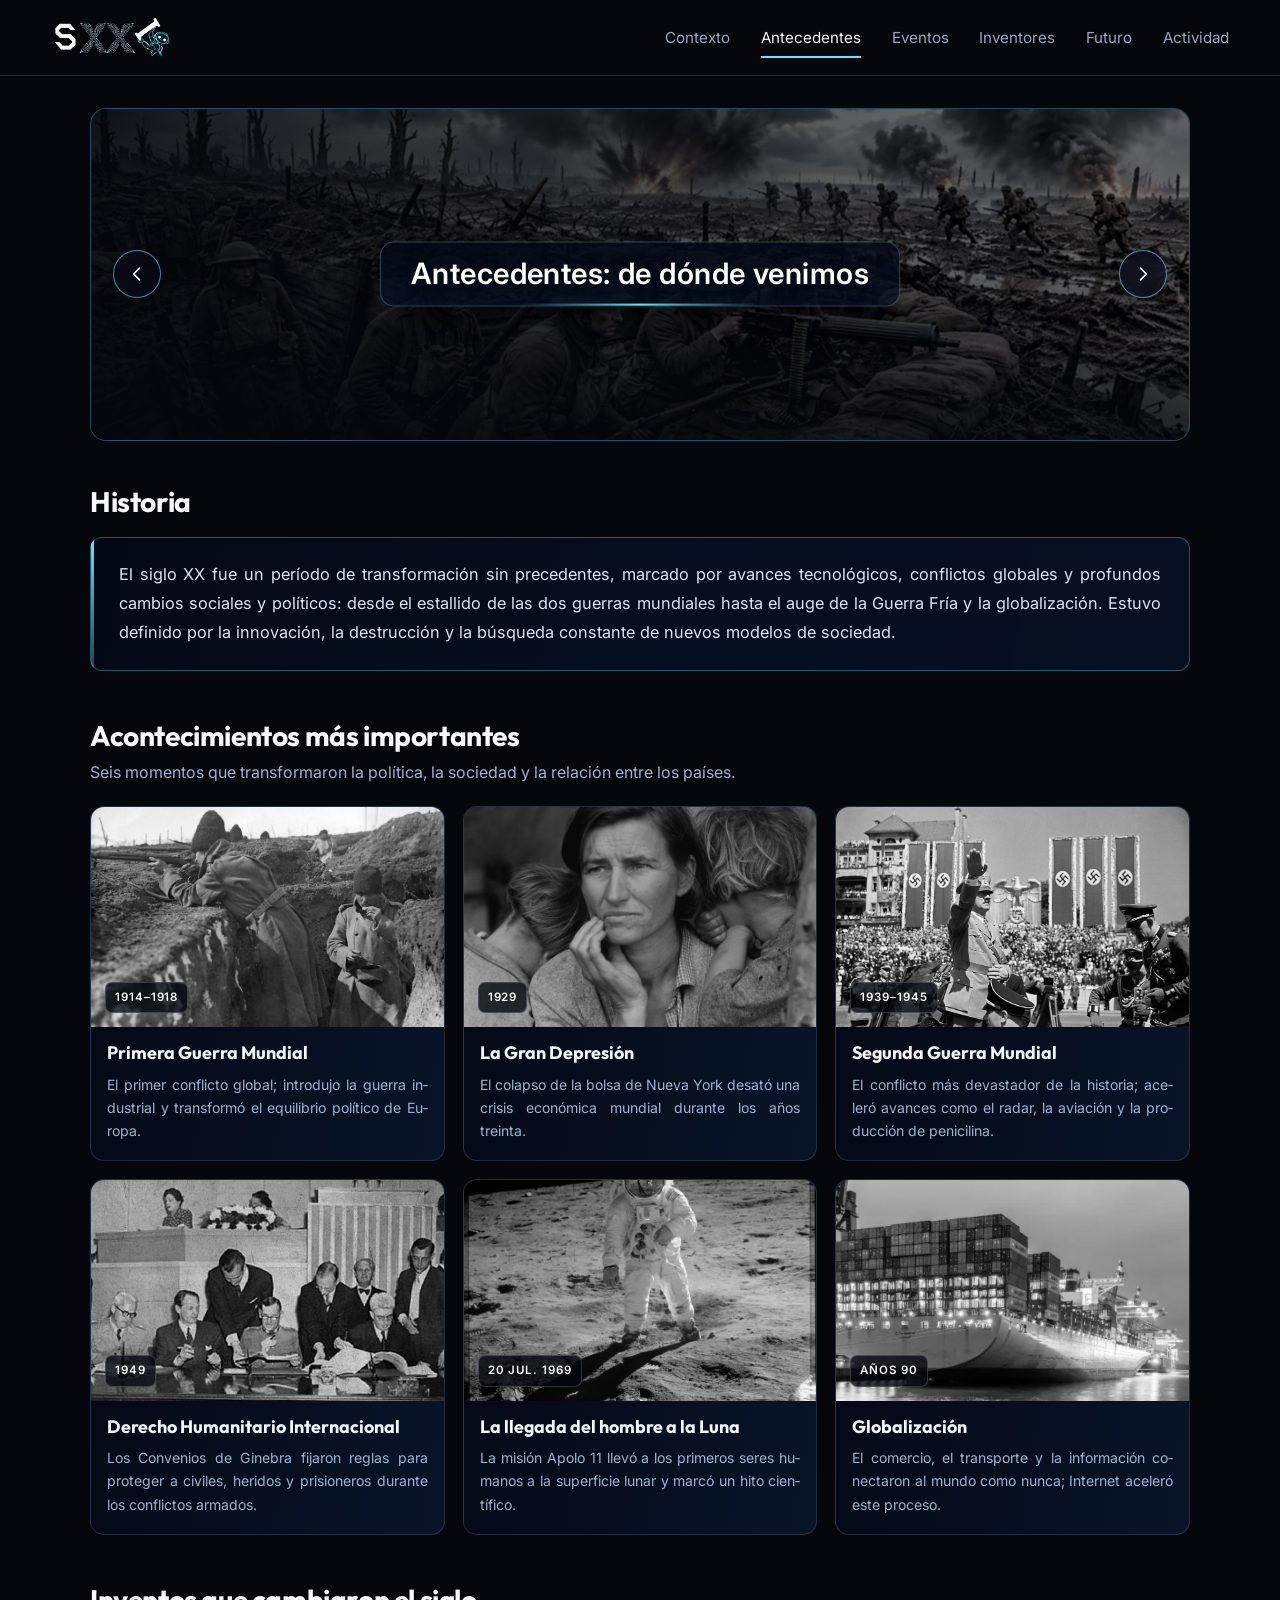
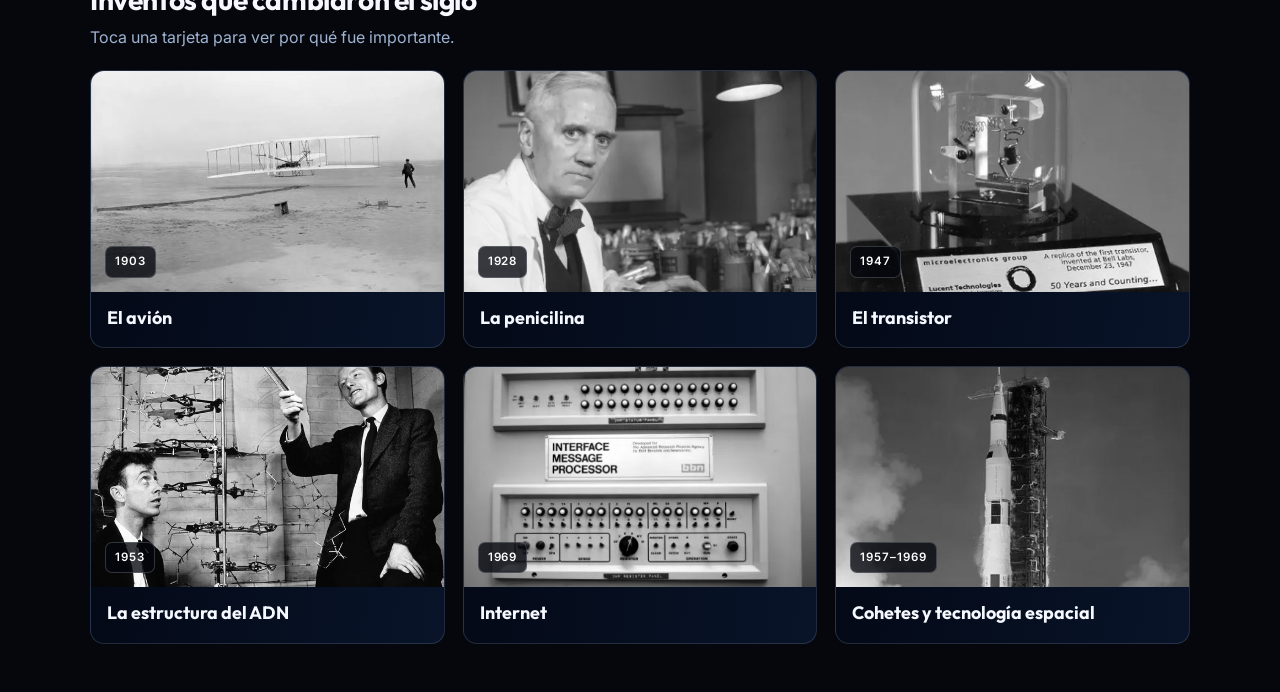
<file: html/sigloxx.html>
<!DOCTYPE html>
<html lang="es">
<head>
  <meta charset="UTF-8">
  <meta name="viewport" content="width=device-width, initial-scale=1.0">
  <meta name="description" content="Conoce los acontecimientos e inventos del siglo XX que hicieron posible el siglo XXI.">
  <title>Antecedentes | Siglo XXI</title>
  <link rel="preconnect" href="https://fonts.googleapis.com">
  <link rel="preconnect" href="https://fonts.gstatic.com" crossorigin>
  <link href="https://fonts.googleapis.com/css2?family=Inter:wght@400;500;600;700&family=Outfit:wght@500;600;700;800&display=swap" rel="stylesheet">
  <link rel="stylesheet" href="../css/sigloxx.css">
  <link rel="icon" href="../img/icon.png" type="image/png">
    <link rel="stylesheet" href="../css/recuadro-modulo.css">
    <link rel="stylesheet" href="../css/barra-comun.css">
    <link rel="stylesheet" href="../css/navegacion-modulos.css">
    <script src="../javascript/navegacion-modulos.js"></script>
</head>

<body>
  <!-- BARRA DE NAVEGACIÓN -->
  <header class="barra">
    <a class="logo-enlace" href="explorar.html" aria-label="Ir a la página principal">
      <img src="../img/logo.png" alt="Logo de SIGLO XXI" class="logo">
    </a>

    <button class="menu-toggle" type="button" aria-label="Abrir menú de navegación" aria-expanded="false" aria-controls="menu-principal">
      <span></span><span></span><span></span>
    </button>

    <nav class="barra2" id="menu-principal" aria-label="Navegación principal">
      <a href="contexto.html"><span class="aniparrafos">Contexto</span></a>
      <a href="sigloxx.html" class="activo" aria-current="page"><span class="aniparrafos">Antecedentes</span></a>
      <a href="eventos.html"><span class="aniparrafos">Eventos</span></a>
      <a href="inventores.html"><span class="aniparrafos">Inventores</span></a>
      <a href="futuro.html"><span class="aniparrafos">Futuro</span></a>
      <a href="actividad.html"><span class="aniparrafos">Actividad</span></a>
    </nav>
  </header>

  <main>
    <!-- RECUADRO DEL MÓDULO: imagen de img/menu_imagenes, oscura hasta que se pasa el cursor o se toca (css/recuadro-modulo.css) -->
    <section class="recuadro-modulo recuadro-modulo--imagen">
      <div class="recuadro-modulo__fondo" aria-hidden="true"><img class="recuadro-modulo__imagen" src="../img/menu_imagenes/web/antecedentes-1600.webp" srcset="../img/menu_imagenes/web/antecedentes-800.webp 800w, ../img/menu_imagenes/web/antecedentes-1600.webp 1600w" sizes="(max-width: 700px) 92vw, 1100px" alt="" decoding="async" fetchpriority="high"></div>
      <div class="recuadro-modulo__brillo" aria-hidden="true"></div>
      <div class="recuadro-modulo__capa"></div>
      <div class="recuadro-modulo__contenido">
        <h1 class="recuadro-modulo__titulo">Antecedentes: <span>de dónde venimos</span></h1>
      </div>
    </section>

    <!-- HISTORIA: subtítulo y franja como «¿Qué es el siglo XXI?» de Contexto -->
    <section class="intro" aria-labelledby="titulo-historia">
      <h2 class="subtitulo" id="titulo-historia">Historia</h2>
      <div class="banda-texto">
        <p>El siglo XX fue un pe&shy;ríodo de trans&shy;for&shy;ma&shy;ción sin pre&shy;ce&shy;den&shy;tes, mar&shy;cado por avan&shy;ces tec&shy;no&shy;ló&shy;gi&shy;cos, con&shy;flic&shy;tos glo&shy;ba&shy;les y pro&shy;fun&shy;dos cam&shy;bios so&shy;cia&shy;les y po&shy;lí&shy;ti&shy;cos: desde el es&shy;ta&shy;llido de las dos gue&shy;rras mun&shy;dia&shy;les hasta el auge de la Gue&shy;rra Fría y la glo&shy;ba&shy;li&shy;za&shy;ción. Es&shy;tuvo de&shy;fi&shy;nido por la in&shy;no&shy;va&shy;ción, la des&shy;truc&shy;ción y la bús&shy;queda cons&shy;tante de nue&shy;vos mo&shy;de&shy;los de so&shy;cie&shy;dad.</p>
      </div>
    </section>

    <!-- ACONTECIMIENTOS HISTÓRICOS -->
    <section class="seccion" aria-labelledby="titulo-acontecimientos">
      <div class="encabezado-seccion">
        <h2 class="subtitulo" id="titulo-acontecimientos">Acontecimientos más importantes</h2>
        <p>Seis mo&shy;men&shy;tos que trans&shy;for&shy;ma&shy;ron la po&shy;lí&shy;tica, la so&shy;cie&shy;dad y la re&shy;la&shy;ción entre los paí&shy;ses.</p>
      </div>

      <div class="rejilla tarjetas-historia">
        <article class="tarjeta tarjeta-historia">
          <div class="marco-imagen">
            <img src="../img/antecedentes/rumanos_trincheras-800.webp" sizes="(max-width: 480px) 92vw, (max-width: 720px) 46vw, 360px" width="800" height="575" decoding="async" alt="Soldados en trincheras durante la Primera Guerra Mundial" loading="lazy">
            <span class="etiqueta-imagen">1914–1918</span>
          </div>
          <div class="contenido-tarjeta">
            <h3>Primera Guerra Mundial</h3>
            <p>El pri&shy;mer con&shy;flicto glo&shy;bal; in&shy;tro&shy;dujo la gue&shy;rra in&shy;dus&shy;trial y trans&shy;formó el equi&shy;li&shy;brio po&shy;lí&shy;tico de Eu&shy;ropa.</p>
          </div>
        </article>

        <article class="tarjeta tarjeta-historia">
          <div class="marco-imagen">
            <img src="../img/migrant_mother.jpg" sizes="(max-width: 480px) 92vw, (max-width: 720px) 46vw, 360px" width="800" height="995" decoding="async" alt="Personas afectadas por la Gran Depresión" loading="lazy">
            <span class="etiqueta-imagen">1929</span>
          </div>
          <div class="contenido-tarjeta">
            <h3>La Gran Depresión</h3>
            <p>El co&shy;lapso de la bolsa de Nueva York de&shy;sató una cri&shy;sis eco&shy;nó&shy;mica mun&shy;dial du&shy;rante los años treinta.</p>
          </div>
        </article>

        <article class="tarjeta tarjeta-historia">
          <div class="marco-imagen">
            <img src="../img/segunda-guerra.jpg" sizes="(max-width: 480px) 92vw, (max-width: 720px) 46vw, 360px" width="800" height="640" decoding="async" alt="Fotografía histórica de la Segunda Guerra Mundial" loading="lazy">
            <span class="etiqueta-imagen">1939–1945</span>
          </div>
          <div class="contenido-tarjeta">
            <h3>Segunda Guerra Mundial</h3>
            <p>El con&shy;flicto más de&shy;vas&shy;ta&shy;dor de la his&shy;to&shy;ria; ace&shy;leró avan&shy;ces como el radar, la avia&shy;ción y la pro&shy;duc&shy;ción de pe&shy;ni&shy;ci&shy;lina.</p>
          </div>
        </article>

        <article class="tarjeta tarjeta-historia">
          <div class="marco-imagen">
            <img src="../img/Geneva_Conventions.jpg" sizes="(max-width: 480px) 92vw, (max-width: 720px) 46vw, 360px" width="800" height="539" decoding="async" alt="Representación de los Convenios de Ginebra y el derecho humanitario" loading="lazy">
            <span class="etiqueta-imagen">1949</span>
          </div>
          <div class="contenido-tarjeta">
            <h3>Derecho Humanitario Internacional</h3>
            <p>Los Con&shy;ve&shy;nios de Gi&shy;ne&shy;bra fi&shy;ja&shy;ron re&shy;glas para pro&shy;te&shy;ger a ci&shy;vi&shy;les, he&shy;ri&shy;dos y pri&shy;sio&shy;ne&shy;ros du&shy;rante los con&shy;flic&shy;tos ar&shy;ma&shy;dos.</p>
          </div>
        </article>

        <article class="tarjeta tarjeta-historia">
          <div class="marco-imagen">
            <img src="../img/antecedentes/buzz_aldrin-800.webp" srcset="../img/antecedentes/buzz_aldrin-480.webp 480w, ../img/antecedentes/buzz_aldrin-800.webp 800w" sizes="(max-width: 480px) 92vw, (max-width: 720px) 46vw, 360px" width="800" height="840" decoding="async" alt="Astronauta del Apolo 11 sobre la superficie lunar" loading="lazy">
            <span class="etiqueta-imagen">20 JUL. 1969</span>
          </div>
          <div class="contenido-tarjeta">
            <h3>La llegada del hombre a la Luna</h3>
            <p>La mi&shy;sión Apolo 11 llevó a los pri&shy;me&shy;ros seres hu&shy;ma&shy;nos a la su&shy;per&shy;fi&shy;cie lunar y marcó un hito cien&shy;tí&shy;fico.</p>
          </div>
        </article>

        <article class="tarjeta tarjeta-historia">
          <div class="marco-imagen">
            <img src="../img/antecedentes/buque_container-800.webp" srcset="../img/antecedentes/buque_container-480.webp 480w, ../img/antecedentes/buque_container-800.webp 800w" sizes="(max-width: 480px) 92vw, (max-width: 720px) 46vw, 360px" width="800" height="450" decoding="async" alt="Buques portacontenedores en un puerto internacional" loading="lazy">
            <span class="etiqueta-imagen">AÑOS 90</span>
          </div>
          <div class="contenido-tarjeta">
            <h3>Globalización</h3>
            <p>El co&shy;mer&shy;cio, el trans&shy;porte y la in&shy;for&shy;ma&shy;ción co&shy;nec&shy;ta&shy;ron al mundo como nunca; In&shy;ter&shy;net ace&shy;leró este pro&shy;ceso.</p>
          </div>
        </article>
      </div>
    </section>

    <!-- INVENTOS -->
    <section class="seccion" aria-labelledby="titulo-inventos">
      <div class="encabezado-seccion">
        <h2 class="subtitulo" id="titulo-inventos">Inventos que cambiaron el siglo</h2>
        <p>Toca una tar&shy;jeta para ver por qué fue im&shy;por&shy;tante.</p>
      </div>

      <div class="rejilla tarjetas-inventos">
        <article class="tarjeta tarjeta-invento">
          <button class="boton-invento" type="button" aria-expanded="false" aria-label="Ver importancia del avión">
            <span class="marco-imagen">
              <img src="../img/Wright_flyer.jpg" sizes="(max-width: 480px) 92vw, (max-width: 720px) 46vw, 360px" width="800" height="477" decoding="async" alt="Wright Flyer, avión de los hermanos Wright" loading="lazy">
              <span class="etiqueta-imagen">1903</span>
            </span>
            <span class="contenido-tarjeta">
              <span class="titulo-invento">El avión</span>
            </span>
          </button>
          <div class="detalle-invento">
            <p><strong>Her&shy;ma&shy;nos Wright.</strong> Re&shy;vo&shy;lu&shy;cionó el trans&shy;porte: via&shy;jar entre con&shy;ti&shy;nen&shy;tes pasó de se&shy;ma&shy;nas a horas. Su pri&shy;mer vuelo mo&shy;to&shy;ri&shy;zado con&shy;tro&shy;lado duró unos 12 se&shy;gun&shy;dos.</p>
          </div>
        </article>

        <article class="tarjeta tarjeta-invento">
          <button class="boton-invento" type="button" aria-expanded="false" aria-label="Ver importancia de la penicilina">
            <span class="marco-imagen">
              <img src="../img/antecedentes/Alexander_Fleming-800.webp" srcset="../img/antecedentes/Alexander_Fleming-480.webp 480w, ../img/antecedentes/Alexander_Fleming-800.webp 800w" sizes="(max-width: 480px) 92vw, (max-width: 720px) 46vw, 360px" width="800" height="1136" decoding="async" alt="Alexander Fleming en su laboratorio" loading="lazy">
              <span class="etiqueta-imagen">1928</span>
            </span>
            <span class="contenido-tarjeta">
              <span class="titulo-invento">La penicilina</span>
            </span>
          </button>
          <div class="detalle-invento">
            <p><strong>Ale&shy;xan&shy;der Fle&shy;ming.</strong> Su des&shy;cu&shy;bri&shy;miento abrió el ca&shy;mino a los an&shy;ti&shy;bió&shy;ti&shy;cos mo&shy;der&shy;nos. Mu&shy;chas in&shy;fec&shy;cio&shy;nes bac&shy;te&shy;ria&shy;nas de&shy;ja&shy;ron de ser mor&shy;ta&shy;les y los tra&shy;ta&shy;mien&shy;tos mé&shy;di&shy;cos se vol&shy;vie&shy;ron más se&shy;gu&shy;ros.</p>
          </div>
        </article>

        <article class="tarjeta tarjeta-invento">
          <button class="boton-invento" type="button" aria-expanded="false" aria-label="Ver importancia del transistor">
            <span class="marco-imagen">
              <img src="../img/antecedentes/Replica-of-first-transistor-800.webp" srcset="../img/antecedentes/Replica-of-first-transistor-480.webp 480w, ../img/antecedentes/Replica-of-first-transistor-800.webp 500w" sizes="(max-width: 480px) 92vw, (max-width: 720px) 46vw, 360px" width="500" height="448" decoding="async" alt="Réplica del primer transistor desarrollado en Bell Labs" loading="lazy">
              <span class="etiqueta-imagen">1947</span>
            </span>
            <span class="contenido-tarjeta">
              <span class="titulo-invento">El transistor</span>
            </span>
          </button>
          <div class="detalle-invento">
            <p><strong>John Bar&shy;deen, Wal&shy;ter Brat&shy;tain y Wi&shy;lliam Shoc&shy;kley.</strong> Más pe&shy;queño y efi&shy;ciente que las vál&shy;vu&shy;las elec&shy;tró&shy;ni&shy;cas, per&shy;mi&shy;tió crear dis&shy;po&shy;si&shy;ti&shy;vos com&shy;pac&shy;tos y es una pieza fun&shy;da&shy;men&shy;tal de los chips ac&shy;tua&shy;les.</p>
          </div>
        </article>

        <article class="tarjeta tarjeta-invento">
          <button class="boton-invento" type="button" aria-expanded="false" aria-label="Ver importancia de la estructura del ADN">
            <span class="marco-imagen">
              <img src="../img/ADN.webp" sizes="(max-width: 480px) 92vw, (max-width: 720px) 46vw, 360px" width="800" height="801" decoding="async" alt="Modelo de doble hélice de la estructura del ADN" loading="lazy">
              <span class="etiqueta-imagen">1953</span>
            </span>
            <span class="contenido-tarjeta">
              <span class="titulo-invento">La estructura del ADN</span>
            </span>
          </button>
          <div class="detalle-invento">
            <p><strong>James Wat&shy;son y Fran&shy;cis Crick, con apor&shy;tes esen&shy;cia&shy;les de Ro&shy;sa&shy;lind Fran&shy;klin y Mau&shy;rice Wil&shy;kins.</strong> El mo&shy;delo de doble hé&shy;lice ayudó a ex&shy;pli&shy;car cómo se trans&shy;mite la in&shy;for&shy;ma&shy;ción ge&shy;né&shy;tica e im&shy;pulsó la bio&shy;lo&shy;gía mo&shy;le&shy;cu&shy;lar y la bio&shy;tec&shy;no&shy;lo&shy;gía.</p>
          </div>
        </article>

        <article class="tarjeta tarjeta-invento">
          <button class="boton-invento" type="button" aria-expanded="false" aria-label="Ver importancia de Internet">
            <span class="marco-imagen">
              <img src="../img/antecedentes/IPM-arpanet-800.webp" srcset="../img/antecedentes/IPM-arpanet-480.webp 480w, ../img/antecedentes/IPM-arpanet-800.webp 800w" sizes="(max-width: 480px) 92vw, (max-width: 720px) 46vw, 360px" width="800" height="536" decoding="async" alt="Computadora de la época de ARPANET" loading="lazy">
              <span class="etiqueta-imagen">1969</span>
            </span>
            <span class="contenido-tarjeta">
              <span class="titulo-invento">Internet</span>
            </span>
          </button>
          <div class="detalle-invento">
            <p><strong>ARPANET, pro&shy;yecto im&shy;pul&shy;sado por el De&shy;par&shy;ta&shy;mento de De&shy;fensa de EE. UU.</strong> Co&shy;nectó com&shy;pu&shy;ta&shy;do&shy;ras para com&shy;par&shy;tir in&shy;for&shy;ma&shy;ción. La World Wide Web, creada por Tim Ber&shy;ners-Lee, llegó entre 1989 y 1991.</p>
          </div>
        </article>

        <article class="tarjeta tarjeta-invento">
          <button class="boton-invento" type="button" aria-expanded="false" aria-label="Ver importancia de los cohetes y la tecnología espacial">
            <span class="marco-imagen">
              <img src="../img/antecedentes/saturn_V-800.webp" srcset="../img/antecedentes/saturn_V-480.webp 480w, ../img/antecedentes/saturn_V-800.webp 800w" sizes="(max-width: 480px) 92vw, (max-width: 720px) 46vw, 360px" width="800" height="1000" decoding="async" alt="Lanzamiento del cohete Saturno V" loading="lazy">
              <span class="etiqueta-imagen">1957–1969</span>
            </span>
            <span class="contenido-tarjeta">
              <span class="titulo-invento">Cohetes y tecnología espacial</span>
            </span>
          </button>
          <div class="detalle-invento">
            <p><strong>De&shy;sa&shy;rro&shy;llo co&shy;lec&shy;tivo de miles de cien&shy;tí&shy;fi&shy;cos e in&shy;ge&shy;nie&shy;ros.</strong> Desde el Sput&shy;nik hasta el Apolo 11, la tec&shy;no&shy;lo&shy;gía es&shy;pa&shy;cial abrió po&shy;si&shy;bi&shy;li&shy;da&shy;des para las co&shy;mu&shy;ni&shy;ca&shy;cio&shy;nes sa&shy;te&shy;li&shy;ta&shy;les, el GPS, el pro&shy;nós&shy;tico del clima y la ob&shy;ser&shy;va&shy;ción de la Tie&shy;rra.</p>
          </div>
        </article>
      </div>
    </section>
  </main>


  <script>
    // Menú desplegable para pantallas pequeñas.
    const menuToggle = document.querySelector('.menu-toggle');
    const menuPrincipal = document.querySelector('.barra2');

    menuToggle.addEventListener('click', () => {
      const estaAbierto = menuPrincipal.classList.toggle('menu-abierto');
      menuToggle.classList.toggle('menu-activo', estaAbierto);
      menuToggle.setAttribute('aria-expanded', String(estaAbierto));
      menuToggle.setAttribute('aria-label', estaAbierto ? 'Cerrar menú de navegación' : 'Abrir menú de navegación');
      document.body.classList.toggle('menu-bloqueado', estaAbierto);
    });

    // Cierra el menú móvil al seleccionar una página.
    menuPrincipal.querySelectorAll('a').forEach((enlace) => {
      enlace.addEventListener('click', () => {
        menuPrincipal.classList.remove('menu-abierto');
        menuToggle.classList.remove('menu-activo');
        menuToggle.setAttribute('aria-expanded', 'false');
        menuToggle.setAttribute('aria-label', 'Abrir menú de navegación');
        document.body.classList.remove('menu-bloqueado');
      });
    });

    // Las tarjetas de inventos muestran u ocultan su explicación al tocar cualquier parte de ellas
    // (el botón interno sigue sirviendo para el teclado y los lectores de pantalla).
    document.querySelectorAll('.tarjeta-invento').forEach((tarjeta) => {
      const boton = tarjeta.querySelector('.boton-invento');
      tarjeta.addEventListener('click', () => {
        const mostrarDetalle = tarjeta.classList.toggle('detalle-abierto');
        boton.setAttribute('aria-expanded', String(mostrarDetalle));
      });
    });
  </script>
    <script src="../javascript/recorrido-visitas.js" defer></script>
    <script src="../javascript/barra-comun.js" defer></script>
</body>
</html>
</file>
<file: css/actividadcss.css>
/* La barra de desplazamiento se muestra igual que en Contexto, Antecedentes y Eventos:
   así la página tiene el mismo ancho y la transición entre secciones no se corre de lado. */
html {
    overflow-x: hidden;
    background-color: #040a1a;
}

body {
    margin: 0;
    padding: 0;
    width: 100%;
    min-height: 100vh;
    min-height: 100dvh;
    display: flex;
    flex-direction: column;
    background-color: #040a1a;
    scrollbar-width: none;
}

body::-webkit-scrollbar {
    display: none;
}

.barra {
    position: relative;
    display: flex;
    justify-content: space-between;
    align-items: center;
    width: 100%;            
    font-family: "Inter", sans-serif;
    z-index: 1000;
    height: 8.5vh;
    border-bottom: 3px solid #66E6FF;
    box-sizing: border-box;
}

.logo {
    height: 6vh;
    width: 8vw;
    padding-inline: 4vw;
}

.barra2 {
    color: #9FB3D1;
    display: flex;
    gap: 4vw;
    font-size: 2vh;
    padding-inline: 4vw;
    white-space: nowrap;
    cursor: pointer;
}

.barra2 a {
    color: #9FB3D1;
    text-decoration: none;
}

.aniparrafos {
    display: inline-block;
    position: relative;
    transition: transform 0.3s ease;
    vertical-align: middle;
}

.aniparrafos:hover {
    transform: scale(1.1); 
}

.aniparrafos::after {
    content: '';
    position: absolute;
    bottom: -0.5vh;
    left: 0;
    width: 100%;
    height: 1px;
    background-color: #66E6FF;
    transform: scaleX(0);
    opacity: 0;
    transition: transform 0.3s ease, opacity 0.3s ease;
}

.aniparrafos:hover::after {
    transform: scaleX(1);
    opacity: 1;
}

.titulo1 {
    font-family: "Inter", sans-serif;
    font-size: 7vh;
    color: #ffffff;
    font-weight: 600;
    text-align: center;
    margin-top: 1.8vh;
}

.titulo2 {
    font-family: "Inter", sans-serif;
    font-size: 2vh;
    color: #9FB3D1;
    text-align: center;
    margin-top: -3vh;
}

.tarjeta_contenedor {
    display: flex;
    flex-direction: column;
    justify-content: center;
    align-items: center;
}

/* Bloque de preguntas: centrado, separado de la franja como en las demás secciones,
   y en celular con el mismo ancho que la franja (92vw) */
.tarjeta_contenedor {
    margin-top: 44px;
}

/* Introducción: mismo color, tamaño y justificado que las descripciones de las otras secciones,
   con el mismo ancho que el bloque de preguntas para que ambos queden alineados */
.intro_actividad {
    box-sizing: border-box;
    width: min(770px, 92vw);
    margin: 0 0 20px;
    color: #9FB3D1;
    font-family: "Inter", sans-serif;
    font-size: 1rem;
    line-height: 1.6;
    text-align: justify;
    -webkit-hyphens: manual;
    hyphens: manual;
}

.tarjeta {
    box-sizing: border-box;
    min-height: 35vh;
    height: auto;
    width: min(770px, 92vw);
    padding: 3vh 2.5vw;
    background-color: rgba(12, 30, 80, 0.6);
    display: flex;
    justify-content: flex-start;
    align-items: stretch;
    flex-direction: column;
    position: relative;
    overflow: hidden;
    border-radius: 10px;
    background-position: center;
    border: 1px solid #1E6BFF;
}

@media screen and (max-width: 700px) {
    .tarjeta_contenedor { margin-top: 28px; }
    .intro_actividad { margin-bottom: 16px; font-size: .95rem; }
    .tarjeta { padding: 18px 16px; }
}

.frase_contenedor {
    position: relative;
    width: 100%;
    height: auto;
    overflow: hidden;
    isolation: isolate;
    border-top: 1px solid #7FB2FF;
    border-bottom: 1px solid #7FB2FF;
    margin-top: 5vh;
}

.frase_contenedor::before {
    content: "";
    position: absolute;
    inset: 0;
    background: linear-gradient(45deg, rgba(10, 32, 91, 0.85), rgba(0, 42, 132, 0.85));
    z-index: 1;
}

.video_fondo {
    position: absolute;
    top: 0;
    left: 0;
    width: 100%;
    height: 100%;
    object-fit: cover;
    z-index: 0;
}

.contenido_frase {
    position: relative;
    z-index: 2;
    display: flex;
    flex-direction: column;
    justify-content: center;
    align-items: center;
    min-height: 12vh;
    padding: 1vh 4vw;
    box-sizing: border-box;
    text-align: center;
}

.texto1_frase {
    font-family: "Inter", sans-serif;
    font-style: italic;
    color: #ffffff;
    font-size: 2.8vh;
    font-weight: 600;
}

.texto2_frase {  
    font-family: "Inter", sans-serif;
    font-style: italic;
    color: #9FB3D1;
    font-size: 1.8vh;
    font-weight: 500;
    margin-top: -2vh;
}

/* «Gracias!!»: mismo tamaño, color y letra que los subtítulos de las otras secciones */
.texto3 {
    font-family: "Outfit", sans-serif;
    font-size: clamp(1.5rem, 2.2vw, 2rem);
    font-weight: 700;
    line-height: 1.2;
    letter-spacing: -0.4px;
    color: #F6F8FF;
    text-align: center;
    margin: 44px 0 0 0;
}

.boton_contenedor {
    display: flex;
    flex-direction: column;
    justify-content: center;
    align-items: center;
    margin: 18px 0 48px;
}

/* «Volver al menú»: copia exacta del botón «Comenzar recorrido» de la portada (css/portada.css, .portada__comenzar) */
.boton.boton--menu {
    box-sizing: border-box;
    position: relative;
    display: inline-flex;
    align-items: center;
    justify-content: center;
    gap: 12px;
    min-height: 44px;
    padding: 0 22px;
    border: 1px solid #66e6ff;
    border-radius: 999px;
    background: linear-gradient(135deg, rgba(6, 21, 45, .92), rgba(16, 32, 80, .92));
    box-shadow: 0 0 18px rgba(7, 139, 255, .33), inset 0 0 15px rgba(5, 207, 255, .1);
    color: #e9fbff;
    font: 700 clamp(11px, .8vw, 13px)/1 "Space Grotesk", "Segoe UI", system-ui, sans-serif;
    letter-spacing: .12em;
    text-transform: uppercase;
    text-decoration: none;
    animation: subir 0.5s ease-out 1s both;
    transition: transform .25s ease, box-shadow .25s ease;
}

@media (hover: hover) {
    .boton.boton--menu:hover {
        scale: 1;
        transform: translateY(-2px);
        box-shadow: 0 0 30px rgba(7, 139, 255, .55), inset 0 0 18px rgba(5, 207, 255, .15);
    }
}

.boton.boton--menu:focus-visible {
    outline: 2px solid #66E6FF;
    outline-offset: 3px;
}

@media screen and (max-width: 700px) {
    .texto3 { font-size: 1.4rem; margin-top: 34px; }
    .boton.boton--menu { min-height: 40px; padding: 0 18px; font-size: 11px; }
}

.boton {
    background-color: #66E6FF;
    border: none;
    border-radius: 25px;
    padding: 1.2vh 1.7vh;
    font-size: 1.8vh;
    font-weight: bold;
    color: #000000;
    display: inline-block;
    cursor: pointer;
    animation: subir 0.5s ease-out 1s both, respirar 2.5s ease-in-out 1.6s infinite;
    transition: scale 0.2s ease; 
}

@media (hover: hover) {
  .boton:hover {
    scale: 1.1;
    animation-play-state: paused;
  }
}

@keyframes subir {
  from { opacity: 0; transform: translateY(4vh); }
  to   { opacity: 1; transform: translateY(0); }
}

@keyframes respirar {
  0%, 100% { box-shadow: 0 0 0.3vh rgba(102, 230, 255, 0.35); }
  50%      { box-shadow: 0 0 1.2vh rgba(102, 230, 255, 0.75); }
}


.oculto {
    display: none;
}
 
.quiz_juego,
.quiz_resultado {
    width: 100%;
    font-family: "Inter", sans-serif;
}
 
.quiz_cabecera {
    display: flex;
    align-items: center;
    gap: 1.5vw;
    margin-bottom: 2.5vh;
}
 
.quiz_contador {
    color: #9FB3D1;
    font-size: 1.8vh;
    white-space: nowrap;
    margin: 0;
}
 
.quiz_barra {
    flex: 1;
    height: 0.8vh;
    background-color: rgba(255, 255, 255, 0.12);
    border-radius: 1vh;
    overflow: hidden;
}
 
.quiz_progreso {
    height: 100%;
    width: 0%;
    background-color: #66E6FF;
    border-radius: 1vh;
    transition: width 0.4s ease;
}
 
.quiz_pregunta {
    color: #ffffff;
    font-size: 2.8vh;
    font-weight: 600;
    margin: 0 0 2.5vh 0;
}
 
.quiz_opciones {
    display: flex;
    flex-direction: column;
    gap: 1.2vh;
}
 
.quiz_opcion {
    font-family: "Inter", sans-serif;
    text-align: left;
    font-size: 2vh;
    color: #e6eaf2;
    background-color: rgba(4, 10, 26, 0.6);
    border: 1px solid #22314D;
    border-radius: 1.2vh;
    padding: 1.6vh 1.5vw;
    cursor: pointer;
    transition: border-color 0.2s ease, background-color 0.2s ease, transform 0.2s ease;
}
 
@media (hover: hover) {
    .quiz_opcion:not(:disabled):hover {
        border-color: #7FB2FF;
        transform: translateX(0.4vw);
    }
}
 
.quiz_opcion:focus-visible {
    outline: 0.3vh solid #7FB2FF;
    outline-offset: 0.3vh;
}
 
.quiz_opcion:disabled {
    cursor: default;
}
 
.quiz_opcion.correcta {
    border-color: #66E6FF;
    background-color: rgba(102, 230, 255, 0.15);
    color: #ffffff;
}
 
.quiz_opcion.incorrecta {
    border-color: #FF4D5E;
    background-color: rgba(255, 77, 94, 0.15);
    color: #ffffff;
}
 
.quiz_feedback {
    font-family: "Inter", sans-serif;
    font-size: 1.9vh;
    color: #9FB3D1;
    margin: 2vh 0 0 0;
}
 
.quiz_feedback.bien {
    color: #66E6FF;
}
 
.quiz_feedback.mal {
    color: #FF8A95;
}
 
.boton.quiz_boton {
    margin-top: 2.5vh;
    align-self: center;
    animation: respirar 2.5s ease-in-out infinite;
}
 
.boton.quiz_boton[hidden] {
    display: none;
}
 
.quiz_resultado {
    text-align: center;
}
 
.quiz_puntaje {
    color: #ffffff;
    font-size: 6vh;
    font-weight: 600;
    margin: 1vh 0 0 0;
}
 
.quiz_mensaje {
    color: #9FB3D1;
    font-size: 2.2vh;
    margin: 1vh 0 2vh 0;
}
</file>
<file: css/transicion.css>
body {
  animation: entrar 1s ease forwards;
}

body.saliendo {
  animation: salir 1s ease forwards;
}

@keyframes entrar {
  from { opacity: 0; }
  to { opacity: 1; }
}

@keyframes salir {
  from { opacity: 1; }
  to { opacity: 0; }
}
</file>
<file: css/recuadro-modulo.css>
/* =====================================================================
   Recuadro de cada módulo: imagen de la sección, capa oscura y título
   en una franja. Basado en el recuadro original de Contexto.
   Al cambiar de módulo con las flechas, el recuadro se queda en su
   sitio y su contenido se funde con el del siguiente (view-transition).
   Medidas en función de la pantalla (vw) para que los 6 midan lo mismo
   aunque cada página tenga un contenedor distinto.
   ===================================================================== */

.recuadro-modulo {
    position: relative;
    box-sizing: border-box;
    width: min(1100px, 88vw);
    height: clamp(300px, 26vw, 380px);
    margin: 32px auto 0;
    overflow: hidden;
    border: 1px solid rgba(102, 230, 255, .22);
    border-radius: 16px;
    background: linear-gradient(135deg, #10274B, #121C2E);
    isolation: isolate;
    color: #f6f8ff;
    font-family: "Inter", system-ui, sans-serif;
    view-transition-name: nm-recuadro;
}

.recuadro-modulo__video {
    position: absolute;
    inset: 0;
    z-index: -2;
    width: 100%;
    height: 100%;
    object-fit: cover;
    object-position: center 55%;
    background: #121C2E;
}

/* ---------- Recuadro con imagen (img/menu_imagenes) ----------
   Normal: tono oscuro y frío. Al pasar el cursor (o con un toque en celular, clase .activo):
   vuelve el color, la imagen se acerca un poco y un destello de luz la cruza una vez.
   Solo se animan filter, transform y opacity para que vaya fluido en cualquier equipo. */
.recuadro-modulo__fondo {
    position: absolute;
    inset: 0;
    z-index: -2;
    overflow: hidden;
    background: #0b1730;
}
.recuadro-modulo__imagen {
    display: block;
    width: 100%;
    height: 100%;
    object-fit: cover;
    object-position: center;
    filter: grayscale(.7) saturate(.75) brightness(.58) contrast(1.1);
    transform: scale(1.01);
    transition: filter .45s ease-out, transform .7s cubic-bezier(.22, 1, .36, 1);
    will-change: filter, transform;
}
.recuadro-modulo--imagen.activo .recuadro-modulo__imagen {
    filter: none;
    transform: scale(1.045);
}
@media (hover: hover) {
    .recuadro-modulo--imagen:hover .recuadro-modulo__imagen { filter: none; transform: scale(1.045); }
}

/* Destello: una franja de luz que cruza el recuadro una sola vez */
.recuadro-modulo__brillo {
    position: absolute;
    inset: 0;
    z-index: 0;                 /* por encima de la capa oscura y por debajo del texto y las flechas */
    overflow: hidden;
    pointer-events: none;
}
.recuadro-modulo__brillo::before {
    content: "";
    position: absolute;
    top: -20%;
    bottom: -20%;
    left: 0;
    width: 28%;
    background: linear-gradient(100deg, transparent 0%, rgba(102, 230, 255, .12) 35%, rgba(255, 255, 255, .32) 50%, rgba(102, 230, 255, .12) 65%, transparent 100%);
    opacity: 0;
    transform: translateX(-140%) skewX(-16deg);
}
.recuadro-modulo--imagen.activo .recuadro-modulo__brillo::before { animation: recuadro-destello .85s cubic-bezier(.4, 0, .2, 1) 1; }
@media (hover: hover) {
    .recuadro-modulo--imagen:hover .recuadro-modulo__brillo::before { animation: recuadro-destello .85s cubic-bezier(.4, 0, .2, 1) 1; }
}
@keyframes recuadro-destello {
    0%   { opacity: 0; transform: translateX(-140%) skewX(-16deg); }
    15%  { opacity: 1; }
    85%  { opacity: 1; }
    100% { opacity: 0; transform: translateX(420%) skewX(-16deg); }
}

/* Con la imagen en color, la capa oscura se aligera un poco (el texto sigue legible) */
.recuadro-modulo--imagen .recuadro-modulo__capa { transition: opacity .45s ease-out; }
.recuadro-modulo--imagen.activo .recuadro-modulo__capa { opacity: .8; }
@media (hover: hover) {
    .recuadro-modulo--imagen:hover .recuadro-modulo__capa { opacity: .8; }
}

/* Movimiento reducido: solo cambia el color, sin acercamiento ni destello */
@media (prefers-reduced-motion: reduce) {
    .recuadro-modulo__imagen { transition: filter .3s ease-out; transform: none !important; }
    .recuadro-modulo__brillo::before { animation: none !important; }
}

/* Capa oscura para que el texto se lea sobre cualquier video */
.recuadro-modulo__capa {
    position: absolute;
    inset: 0;
    z-index: -1;
    background:
        linear-gradient(90deg, rgba(5, 7, 13, .88) 0%, rgba(5, 7, 13, .52) 48%, rgba(5, 7, 13, .2) 100%),
        linear-gradient(0deg, rgba(5, 7, 13, .7), transparent 55%);
}

/* Franja del título: se ajusta al largo de cada título (fit-content) y deja espacio
   a los lados para las flechas circulares (javascript/navegacion-modulos.js). */
.recuadro-modulo__contenido {
    /* Centrada: left/right 0 + margen automático (así puede usar todo el ancho disponible) */
    position: absolute;
    left: 0;
    right: 0;
    top: 50%;
    transform: translateY(-50%);
    margin-inline: auto;
    width: fit-content;
    max-width: calc(100% - 184px);
    padding: 14px 30px 15px;
    text-align: center;
    border: 1px solid rgba(102, 230, 255, .26);
    border-radius: 14px;
    /* Línea cian fina centrada abajo, como detalle tecnológico */
    background:
        linear-gradient(90deg, transparent, #66E6FF, transparent) center bottom / 46% 2px no-repeat,
        linear-gradient(180deg, rgba(3, 9, 22, .84), rgba(6, 16, 36, .72));
    box-shadow: 0 14px 34px -16px rgba(0, 0, 0, .85);
}

.recuadro-modulo__etiqueta {
    display: inline-block;
    margin-bottom: 12px;
    color: #66E6FF;
    font-size: .77rem;
    font-weight: 700;
    letter-spacing: 1.8px;
    text-transform: uppercase;
}

.recuadro-modulo__titulo {
    margin: 0;
    color: #ffffff;
    font-family: inherit;
    font-size: clamp(1.45rem, 2.3vw, 2.25rem);
    font-weight: 600;
    line-height: 1.15;
    letter-spacing: .015em;
    text-shadow: 0 2px 16px rgba(0, 0, 0, .55);
    text-wrap: balance;
}
.recuadro-modulo__titulo span { color: inherit; }

.recuadro-modulo__frase {
    margin: 6px auto 0;
    max-width: 52ch;
    color: #dce5f5;
    font-size: clamp(1rem, 1.25vw, 1.2rem);
    line-height: 1.5;
    text-shadow: 0 1px 10px rgba(0, 0, 0, .6);
}

/* Tabletas y computadores pequeños */
@media (max-width: 1024px) {
    .recuadro-modulo { width: 92vw; height: max(280px, 36vw); margin: 24px auto 0; }
    .recuadro-modulo__contenido { max-width: calc(100% - 160px); }
    .recuadro-modulo__titulo { font-size: clamp(1.35rem, 3vw, 2rem); }
}

/* Celulares */
@media (max-width: 700px) {
    .recuadro-modulo { width: 92vw; height: clamp(260px, 62vw, 420px); margin: 14px auto 0; border-radius: 12px; }
    .recuadro-modulo__video { object-position: center; }
    .recuadro-modulo__contenido { max-width: calc(100% - 8vw); padding: 10px 18px 12px; border-radius: 10px; }
    .recuadro-modulo__titulo { font-size: clamp(1.2rem, 5.4vw, 1.6rem); }
    .recuadro-modulo__etiqueta { font-size: .7rem; letter-spacing: 1.3px; }
    .recuadro-modulo__frase { font-size: 15px; }
}
</file>
<file: css/barra-comun.css>
/* =====================================================================
   Barra superior igual en todas las páginas (en computador).
   Modelo: la barra de Antecedentes (css/sigloxx.css). Cada página
   conserva su CSS; aquí solo se igualan medidas, fondo, logo y enlaces
   para que la barra y el recuadro de abajo no salten al cambiar de página.
   En celular, todas usan el menú de Antecedentes: logo + botón de menú
   que abre los enlaces a pantalla completa (javascript/barra-comun.js
   crea el botón en las páginas que no lo tienen).
   ===================================================================== */

@media (min-width: 721px) {
    html body .barra {
        position: sticky;
        top: 0;
        z-index: 1000;
        display: flex;
        justify-content: space-between;
        align-items: center;
        box-sizing: border-box;
        width: 100%;
        height: 76px;
        min-height: 76px;
        padding: 0 4%;
        gap: 24px;
        background-color: #05070d;
        border-bottom: 1px solid #22314d;
        font-family: "Inter", sans-serif;
    }

    html body .barra .logo {
        display: block;
        width: 120px;
        height: 50px;
        padding: 0;
        margin: 0;
        object-fit: contain;
        object-position: left center;
        flex: 0 0 120px;
    }

    html body .barra .barra2 {
        display: flex;
        align-items: center;
        justify-content: flex-end;
        gap: clamp(16px, 2.4vw, 36px);
        padding: 0;
        font-size: 15.2px;
        white-space: nowrap;
        color: #9aa7bd;
    }
    html body .barra .barra2 a { color: #9aa7bd; text-decoration: none; }

    /* Sección actual: texto blanco con la línea verde debajo */
    html body .barra .barra2 a[aria-current="page"],
    html body .barra .barra2 a.activo,
    html body .barra .barra2 .aniparrafos.activo { color: #f6f8ff; }
    html body .barra .barra2 .aniparrafos::after { bottom: -7px; height: 2px; background-color: #66E6FF; }
    html body .barra .barra2 a[aria-current="page"] .aniparrafos::after { transform: scaleX(1); opacity: 1; }
    html body .barra .menu-toggle { display: none; }
}

/* ---------- Celulares: barra compacta con botón de menú ---------- */
@media (max-width: 720px) {
    html body .barra {
        position: sticky;
        top: 0;
        z-index: 1000;
        display: flex;
        flex-direction: row;
        justify-content: space-between;
        align-items: center;
        box-sizing: border-box;
        width: 100%;
        height: 66px;
        min-height: 66px;
        padding: 0 5%;
        gap: 12px;
        background-color: #05070d;
        border-bottom: 1px solid #22314d;
        font-family: "Inter", sans-serif;
    }
    html body .barra .logo-enlace { flex: 0 0 96px; }
    html body .barra .logo {
        display: block;
        width: 96px;
        height: 42px;
        padding: 0;
        margin: 0;
        object-fit: contain;
        object-position: left center;
        flex: 0 0 96px;
    }

    html body .barra .menu-toggle {
        display: block;
        flex: none;
        width: 44px;
        height: 44px;
        margin-left: auto;
        padding: 10px;
        border: 1px solid #22314d;
        border-radius: 10px;
        background: transparent;
        cursor: pointer;
    }
    html body .barra .menu-toggle span {
        display: block;
        width: 100%;
        height: 2px;
        margin: 5px 0;
        border-radius: 2px;
        background: #f6f8ff;
        transition: transform .25s ease, opacity .25s ease;
    }
    html body .barra .menu-toggle.menu-activo span:first-child { transform: translateY(7px) rotate(45deg); }
    html body .barra .menu-toggle.menu-activo span:nth-child(2) { opacity: 0; }
    html body .barra .menu-toggle.menu-activo span:last-child { transform: translateY(-7px) rotate(-45deg); }
    html body .barra .menu-toggle:focus-visible { outline: 2px solid #66E6FF; outline-offset: 3px; }

    /* Enlaces a pantalla completa al abrir el menú */
    html body .barra .barra2 {
        position: fixed;
        inset: 0;
        z-index: 1001;
        display: flex;
        flex-direction: column;
        align-items: center;
        justify-content: center;
        gap: 25px;
        box-sizing: border-box;
        width: 100%;
        height: 100dvh;
        padding: 90px 24px 35px;
        overflow: visible;
        background: rgb(5 7 13 / 98%);
        font-size: 1.25rem;
        white-space: normal;
        opacity: 0;
        visibility: hidden;
        pointer-events: none;
        transform: translateY(-8px);
        transition: opacity .25s ease, visibility .25s ease, transform .25s ease;
    }
    html body .barra .barra2.menu-abierto { opacity: 1; visibility: visible; pointer-events: auto; transform: none; }
    html body .barra .barra2 a { padding: 4px 10px; color: #9aa7bd; text-decoration: none; }
    html body .barra .barra2 a[aria-current="page"],
    html body .barra .barra2 a.activo,
    html body .barra .barra2 .aniparrafos.activo { color: #f6f8ff; }
    /* El botón queda por encima del menú abierto para poder cerrarlo */
    html body .barra .menu-toggle { position: relative; z-index: 1002; }
    body.menu-bloqueado { overflow: hidden; }
}

/* =====================================================================
   Subtítulos de cada sección (javascript/barra-comun.js)
   ===================================================================== */

/* Al llegar a un apartado, la barra fija no tapa su título: queda 20 px debajo de ella
   en todas las páginas (algunas traían su propio margen, que aquí se iguala). */
html:root { scroll-padding-top: 0; }
#intro-titulo, #tecnologias-titulo, #dato-titulo,
#titulo-historia, #titulo-acontecimientos, #titulo-inventos,
#titulo-hitos, #titulo-sociedad, #titulo-inventores,
#titulo-futuro, #titulo-conclusion,
#futuro-ia, #futuro-medicina, #futuro-cuanticos, #futuro-energia, #futuro-robotica, #futuro-espacio,
#actividad-preguntas {
    scroll-margin-top: 96px;
}
@media (max-width: 720px) {
    #intro-titulo, #tecnologias-titulo, #dato-titulo,
    #titulo-historia, #titulo-acontecimientos, #titulo-inventos,
    #titulo-hitos, #titulo-sociedad, #titulo-inventores,
    #titulo-futuro, #titulo-conclusion,
    #futuro-ia, #futuro-medicina, #futuro-cuanticos, #futuro-energia, #futuro-robotica, #futuro-espacio,
    #actividad-preguntas {
        scroll-margin-top: 86px;
    }
}

.bc-item {
    position: relative;
    display: inline-flex;
    flex-direction: column;
    align-items: center;
}

/* ---------- Computador: panel bajo la sección ---------- */
@media (min-width: 721px) {
    html body .barra .bc-sub {
        position: absolute;
        top: 100%;
        left: 50%;
        z-index: 1003;
        /* Franja invisible entre la sección y el panel: no se cierra al bajar el mouse */
        padding-top: 36px;
        opacity: 0;
        visibility: hidden;
        pointer-events: none;
        transform: translate(calc(-50% + var(--bc-ajuste, 0px)), -6px);
    }
    html body .barra .barra2.bc-listo .bc-sub {
        transition: opacity .22s ease, transform .22s ease, visibility .22s;
    }
    html body .barra .bc-item.bc-abierto .bc-sub {
        opacity: 1;
        visibility: visible;
        pointer-events: auto;
        transform: translate(calc(-50% + var(--bc-ajuste, 0px)), 0);
    }

    html body .barra .bc-sub__lista {
        display: flex;
        flex-direction: column;
        gap: 2px;
        box-sizing: border-box;
        width: max-content;
        min-width: 230px;
        max-width: 320px;
        padding: 8px;
        border: 1px solid rgba(102, 230, 255, .35);
        border-radius: 12px;
        background: rgba(5, 7, 13, .97);
        box-shadow: 0 18px 40px -12px rgba(0, 0, 0, .85), 0 0 22px rgba(30, 107, 255, .12);
        white-space: normal;
    }

    html body .barra .barra2 .bc-sub__enlace {
        display: block;
        padding: 9px 12px;
        border-radius: 8px;
        color: #9FB3D1;
        font-family: "Inter", sans-serif;
        font-size: 14px;
        line-height: 1.35;
        text-align: left;
        text-decoration: none;
        transition: background-color .2s ease, color .2s ease;
    }
    html body .barra .barra2 .bc-sub__enlace:hover,
    html body .barra .barra2 .bc-sub__enlace:focus-visible {
        background-color: rgba(30, 107, 255, .16);
        color: #F6F8FF;
        outline: none;
    }
    html body .barra .barra2 .bc-sub__enlace:focus-visible { box-shadow: inset 0 0 0 1px #66E6FF; }

    /* Temas de Futuro: un nivel más adentro, con una línea fina */
    html body .barra .barra2 .bc-sub__enlace--tema {
        position: relative;
        padding-left: 26px;
        font-size: 13.5px;
    }
    html body .barra .barra2 .bc-sub__enlace--tema::before {
        content: "";
        position: absolute;
        left: 14px;
        top: 50%;
        width: 6px;
        height: 1px;
        background: #1E6BFF;
    }

    /* Línea cian bajo la sección mientras su panel está abierto */
    html body .barra .barra2 .bc-item.bc-abierto .aniparrafos::after { transform: scaleX(1); opacity: 1; }
}

/* ---------- Celular: la lista se despliega dentro del menú ---------- */
@media (max-width: 720px) {
    /* Una sola columna; si una lista abierta no cabe, el menú se desplaza hacia abajo */
    html body .barra .barra2 {
        flex-wrap: nowrap;
        justify-content: safe center;
        gap: 18px;
        overflow-x: hidden;
        overflow-y: auto;
        overscroll-behavior: contain;
    }
    html body .barra .bc-item { width: min(100%, 340px); }

    html body .barra .bc-sub {
        display: grid;
        grid-template-rows: 0fr;
        width: 100%;
        opacity: 0;
        visibility: hidden;
    }
    html body .barra .barra2.bc-listo .bc-sub {
        transition: grid-template-rows .3s ease, opacity .25s ease, visibility .3s;
    }
    html body .barra .bc-item.bc-abierto .bc-sub {
        grid-template-rows: 1fr;
        opacity: 1;
        visibility: visible;
    }
    html body .barra .bc-sub__lista {
        display: flex;
        flex-direction: column;
        min-height: 0;
        overflow: hidden;
    }

    html body .barra .barra2 .bc-sub__enlace {
        display: block;
        margin-top: 8px;
        padding: 11px 14px;
        border: 1px solid rgba(102, 230, 255, .18);
        border-radius: 10px;
        background: rgba(11, 23, 48, .6);
        color: #9FB3D1;
        font-family: "Inter", sans-serif;
        font-size: .95rem;
        line-height: 1.35;
        text-align: center;
        text-decoration: none;
    }
    html body .barra .barra2 .bc-sub__enlace:active { background: rgba(30, 107, 255, .2); color: #F6F8FF; }
    html body .barra .barra2 .bc-sub__enlace--tema { font-size: .88rem; padding-block: 9px; }

    /* La sección abierta se resalta igual que la actual */
    html body .barra .barra2 .bc-item.bc-abierto > a { color: #F6F8FF; }
}

@media (prefers-reduced-motion: reduce) {
    html body .barra .barra2.bc-listo .bc-sub { transition: none; }
}
</file>
<file: css/navegacion-modulos.css>
/* =====================================================================
   Navegación entre módulos: flechas laterales y transición de página
   (javascript/navegacion-modulos.js). Paleta del sitio: azul noche,
   cian #66E6FF y azul eléctrico #1E6BFF.
   ===================================================================== */

/* ---------- Transición nativa entre páginas (Chrome, Edge, Safari) ---------- */
@view-transition { navigation: auto; }

/* La barra se queda quieta; el resto de la página es lo que cambia. */
.barra { view-transition-name: nm-barra; }

::view-transition-old(root),
::view-transition-new(root) {
    animation-duration: .42s;
    animation-timing-function: cubic-bezier(.4, 0, .2, 1);
}
html:active-view-transition-type(adelante)::view-transition-old(root) { animation-name: nm-salir-izq; }
html:active-view-transition-type(adelante)::view-transition-new(root) { animation-name: nm-entrar-der; }
html:active-view-transition-type(atras)::view-transition-old(root) { animation-name: nm-salir-der; }
html:active-view-transition-type(atras)::view-transition-new(root) { animation-name: nm-entrar-izq; }

/* El recuadro de cada módulo (css/recuadro-modulo.css) comparte nombre en las 6 páginas:
   se queda en su lugar y su video y su título se funden con los del siguiente módulo. */
::view-transition-group(nm-recuadro) {
    animation-duration: .5s;
    animation-timing-function: cubic-bezier(.4, 0, .2, 1);
}
::view-transition-old(nm-recuadro),
::view-transition-new(nm-recuadro) {
    animation-duration: .5s;
    height: 100%;
    object-fit: cover;
}

/* Si se llegó con las flechas, no se suma el «aparecer» propio de la página (css/transicion.css):
   ni durante la transición ni al terminar, para que no se repita sobre toda la página.
   La salida por un enlace (body.saliendo, javascript/transicion.js) sigue funcionando. */
html.nm-transicion body,
html.nm-llegada body:not(.saliendo) { animation: none !important; }

@keyframes nm-salir-izq  { to   { opacity: 0; transform: translateX(-36px); } }
@keyframes nm-salir-der  { to   { opacity: 0; transform: translateX(36px); } }
@keyframes nm-entrar-der { from { opacity: 0; transform: translateX(36px); } }
@keyframes nm-entrar-izq { from { opacity: 0; transform: translateX(-36px); } }

/* ---------- Respaldo para navegadores sin transición nativa ---------- */
html.nm-saliendo.nm-adelante body { animation: nm-salir-izq .28s cubic-bezier(.4, 0, .2, 1) forwards !important; }
html.nm-saliendo.nm-atras body    { animation: nm-salir-der .28s cubic-bezier(.4, 0, .2, 1) forwards !important; }
html.nm-entrando.nm-adelante body { animation: nm-entrar-der .42s cubic-bezier(.4, 0, .2, 1) both !important; }
html.nm-entrando.nm-atras body    { animation: nm-entrar-izq .42s cubic-bezier(.4, 0, .2, 1) both !important; }

/* ---------- Flechas: círculos con una flechita, dentro del recuadro del módulo ---------- */
.nm-flechas { position: fixed; inset: 0; z-index: 1100; pointer-events: none; }
.nm-flechas--recuadro { position: absolute; z-index: 5; }

.nm-flecha {
    position: absolute;
    top: 50%;
    transform: translateY(-50%);
    display: flex;
    align-items: center;
    justify-content: center;
    width: 48px;
    height: 48px;
    padding: 0;
    border: 1px solid rgba(102, 230, 255, .6);
    border-radius: 50%;
    background: rgba(4, 10, 26, .55);
    -webkit-backdrop-filter: blur(8px);
    backdrop-filter: blur(8px);
    box-shadow: 0 8px 24px -10px rgba(0, 0, 0, .8);
    color: #f6f8ff;
    cursor: pointer;
    pointer-events: auto;
    transition: background .2s ease, border-color .2s ease, box-shadow .2s ease, opacity .2s ease, transform .2s ease;
}
.nm-flecha--izq { left: 22px; }
.nm-flecha--der { right: 22px; }
.nm-flecha svg { width: 20px; height: 20px; }

.nm-flecha:hover:not(:disabled),
.nm-flecha:focus-visible {
    background: #1E6BFF;
    border-color: #66E6FF;
    box-shadow: 0 0 22px rgba(102, 230, 255, .45);
    transform: translateY(-50%) scale(1.06);
}
.nm-flecha:focus-visible { outline: 2px solid #66E6FF; outline-offset: 3px; }

/* Nombre del módulo de destino al pasar el mouse o con el teclado */
.nm-flecha__texto {
    position: absolute;
    top: 50%;
    padding: 6px 12px;
    border: 1px solid rgba(102, 230, 255, .4);
    border-radius: 999px;
    background: rgba(4, 10, 26, .92);
    color: #f6f8ff;
    font: 600 13px/1 "Inter", system-ui, sans-serif;
    letter-spacing: .02em;
    white-space: nowrap;
    opacity: 0;
    pointer-events: none;
    transition: opacity .2s ease, transform .2s ease;
}
.nm-flecha--izq .nm-flecha__texto { left: calc(100% + 10px); transform: translate(-6px, -50%); }
.nm-flecha--der .nm-flecha__texto { right: calc(100% + 10px); transform: translate(6px, -50%); }
.nm-flecha:hover .nm-flecha__texto,
.nm-flecha:focus-visible .nm-flecha__texto { opacity: 1; transform: translate(0, -50%); }

/* Primer y último módulo: la flecha se ve apagada y no hace nada */
.nm-flecha:disabled { opacity: .3; cursor: default; box-shadow: none; }

/* Mientras cambia de módulo no se aceptan más pulsaciones */
.nm-ocupado .nm-flecha { pointer-events: none; }

/* Celulares: círculos más pequeños en las esquinas superiores del recuadro, lejos del título */
@media (max-width: 700px) {
    .nm-flecha { top: 12px; transform: none; width: 38px; height: 38px; }
    .nm-flecha:hover:not(:disabled), .nm-flecha:focus-visible { transform: scale(1.06); }
    .nm-flecha--izq { left: 12px; }
    .nm-flecha--der { right: 12px; }
    .nm-flecha svg { width: 17px; height: 17px; }
    .nm-flecha__texto { display: none; }
}
@media (hover: none) {
    .nm-flecha__texto { display: none; }
}

/* ---------- Movimiento reducido: cambio inmediato, sin animación ---------- */
@media (prefers-reduced-motion: reduce) {
    ::view-transition-group(*),
    ::view-transition-old(*),
    ::view-transition-new(*) { animation: none !important; }
    html.nm-saliendo body, html.nm-entrando body { animation: none !important; }
}
</file>
<file: css/contexto.css>
/* =========================================
   1. COLORES Y CONFIGURACIÓN GENERAL
========================================= */

:root {
  --background: #05070D;
  --surface: #121C2E;
  --border: #22314D;
  --blue: #2F6BFF;
  --light-blue: #7FB2FF;
  --deep-blue: #0B2A6F;
  --text: #E6EAF2;
  --secondary: #9AA7BD;
  --mint: #66E6FF;
  --coral: #FF4D5E;
}

* {
  margin: 0;
  padding: 0;
  box-sizing: border-box;
}

html {
  scroll-behavior: smooth;
  scroll-padding-top: 90px;
}

body {
  background: var(--background);
  color: var(--text);
  font-family: 'Inter', sans-serif;
  line-height: 1.65;
  scrollbar-width: none;
}

body::-webkit-scrollbar {
    display: none;
}

h1, h2, h3, .logo {
  font-family: 'Outfit', sans-serif;
  line-height: 1.2;
}

a {
  color: inherit;
  text-decoration: none;
}

img {
  display: block;
  width: 100%;
}

/* =========================================
   2. BARRA DE NAVEGACIÓN
========================================= */

.barra {
    position: relative;
    display: flex;
    justify-content: space-between;
    align-items: center;
    width: 100%;            
    font-family: "Inter", sans-serif;
    z-index: 1000;
    height: 8.5vh;
    border-bottom: 3px solid #66E6FF;
    box-sizing: border-box;
}

.logo {
    height: 6vh;
    width: 8vw;
    padding-inline: 4vw;
}

.barra2 {
    color: #9AA7BD;
    display: flex;
    gap: 4vw;
    font-size: 2vh;
    padding-inline: 4vw;
    white-space: nowrap;
    cursor: pointer;
}

.barra2 a {
    color: #9AA7BD;
    text-decoration: none;
}

.aniparrafos {
    display: inline-block;
    position: relative;
    transition: transform 0.3s ease;
    vertical-align: middle;
}

.aniparrafos:hover {
  transform: scale(1.1); 
}

.aniparrafos::after {
    content: '';
    position: absolute;
    bottom: -0.5vh;
    left: 0;
    width: 100%;
    height: 1px;
    background-color: #66E6FF;
    transform: scaleX(0);
    opacity: 0;
    transition: transform 0.3s ease, opacity 0.3s ease;
}

.aniparrafos:hover::after {
    transform: scaleX(1);
    opacity: 1;
}

/* =========================================
   3. HERO PRINCIPAL
========================================= */

.hero {
  position: relative;
  min-height: 360px;
  height: 34vw;
  max-height: 490px;
  margin: 26px 2.7% 0;
  overflow: hidden;

  border: 1px solid var(--border);
  border-radius: 16px;
  background: linear-gradient(135deg, #10274B, #121C2E);
  isolation: isolate;
}

/* VIDEO DE FONDO DEL HERO */

.hero-video {
  position: absolute;
  inset: 0;
  width: 100%;
  height: 100%;
  object-fit: cover;
  object-position: center 55%;
  z-index: -2;
  background: #121C2E;
}

/* CAPA OSCURA SOBRE EL VIDEO */

.hero-overlay {
  position: absolute;
  inset: 0;
  background:
    linear-gradient(
      90deg,
      rgba(5, 7, 13, 0.88) 0%,
      rgba(5, 7, 13, 0.52) 48%,
      rgba(5, 7, 13, 0.20) 100%
    ),
    linear-gradient(
      0deg,
      rgba(5, 7, 13, 0.70),
      transparent 60%
    );
  z-index: -1;
  pointer-events: none;
}

.hero-content {
  position: absolute;
  left: 4%;
  bottom: 40px;
  max-width: 720px;
}

.eyebrow {
  display: inline-block;
  color: #66E6FF;
  font-size: 0.77rem;
  font-weight: 700;
  letter-spacing: 1.8px;
  margin-bottom: 12px;
}

.hero h1 {
  font-size: clamp(2.4rem, 4.3vw, 4.3rem);
  font-weight: 800;
  letter-spacing: -1.7px;
  text-shadow: 0 4px 24px rgba(0, 0, 0, 0.4);
}

.video-label {
  position: absolute;
  top: 50%;
  right: 8%;
  transform: translateY(-50%);

  display: flex;
  flex-direction: column;
  align-items: center;
  gap: 12px;
  text-align: center;

  max-width: 290px;
  color: var(--text);
  font-size: 0.75rem;
  text-shadow: 0 2px 8px #000;
}

.play-icon {
  width: 52px;
  height: 52px;
  border: 2px solid var(--text);
  border-radius: 50%;
  display: grid;
  place-items: center;
  padding-left: 3px;
  font-size: 1.2rem;
  transition: background 0.2s, border-color 0.2s;
}

.play-icon:hover {
  background: var(--blue);
  border-color: var(--blue);
}

/* =========================================
   4. INTRODUCCIÓN
========================================= */

/* Todas las secciones usan el mismo ancho que el recuadro de arriba
   (css/recuadro-modulo.css), así sus bordes quedan alineados. */
/* Colores del menú principal (css/explorarcss.css, paleta «Azul eléctrico») */
.intro,
.technologies,
.dato-curioso {
  --menu-azul: #1E6BFF;
  --menu-cian: #66E6FF;
  --menu-titulo: #F6F8FF;
  --menu-texto: #9FB3D1;
  --menu-texto-franja: #dce5f5;
  --menu-borde: rgba(159, 179, 209, .2);
  --menu-borde-franja: rgba(102, 230, 255, .35);
  --menu-borde-activo: rgba(102, 230, 255, .75);

  box-sizing: border-box;
  width: min(1100px, 88vw);
  margin-inline: auto;
}

.intro {
  padding: 44px 0 0;
}

/* Subtítulos de la página: misma jerarquía en las tres partes */
.subtitulo {
  margin: 0 0 18px;
  color: var(--menu-titulo);
  font-size: clamp(1.5rem, 2.2vw, 2rem);
  font-weight: 700;
  line-height: 1.2;
  letter-spacing: -0.4px;
}

/* Banda del párrafo: igual que las franjas de las tarjetas del menú */
.banda-texto {
  display: block;
  box-sizing: border-box;
  width: 100%;
  padding: 22px 28px;
  border: 1px solid var(--menu-borde-franja);
  border-radius: 12px;
  background:
    linear-gradient(180deg, #66E6FF, rgba(102, 230, 255, .25)) left top / 3px 100% no-repeat,
    linear-gradient(100deg, rgba(3, 9, 22, .9) 0%, rgba(6, 16, 36, .82) 55%, rgba(8, 22, 46, .66) 100%);
  transition:
    transform 0.25s ease,
    border-color 0.25s ease,
    box-shadow 0.25s ease;
}

/* Mismo movimiento que las tarjetas de tecnologías al pasar el mouse */
.banda-texto:hover {
  transform: translateY(-4px);
  border-color: var(--menu-borde-activo);
  box-shadow: 0 8px 28px rgba(30, 107, 255, 0.14);
}

/* Párrafos justificados y con guion de corte (como en el menú); los subtítulos no cambian */
.banda-texto p,
.card-content p {
  text-align: justify;
  -webkit-hyphens: auto;
  hyphens: auto;
  hyphenate-limit-chars: 6 3 3;
}

/* El texto ocupa todo el ancho de la franja: mismo margen a la izquierda y a la derecha */
.banda-texto p {
  margin: 0;
  color: var(--menu-texto-franja);
  font-size: 1.02rem;
  line-height: 1.8;
}

/* =========================================
   5. TÍTULO Y CUADRÍCULA TECNOLÓGICA
========================================= */

.technologies {
  padding: 48px 0 44px;
}

.technology-grid {
  display: grid;
  grid-template-columns: repeat(4, minmax(0, 1fr));
  gap: 18px;
}

.tech-card {
  display: flex;
  flex-direction: column;
  min-width: 0;
  overflow: hidden;
  background: linear-gradient(100deg, rgba(3, 9, 22, .9) 0%, rgba(11, 23, 48, .82) 100%);
  border: 1px solid var(--menu-borde);
  border-radius: 14px;

  transition:
    transform 0.25s ease,
    border-color 0.25s ease,
    box-shadow 0.25s ease;
}

.tech-card:hover {
  transform: translateY(-4px);
  border-color: var(--menu-borde-franja);
  box-shadow: 0 8px 28px rgba(30, 107, 255, 0.14);
}

/* Imágenes: todas del mismo tamaño, recortadas sin deformarse */
.card-image {
  position: relative;
  flex: none;
  height: auto;
  aspect-ratio: 16 / 10;
  margin: 12px 12px 0;
  overflow: hidden;

  background: #0B1730;

  border: 1px solid var(--menu-borde);
  border-radius: 9px;
}

.card-image img {
  display: block;
  width: 100%;
  height: 100%;
  object-fit: cover;
  transition: transform 0.4s ease;
}

.tech-card:hover .card-image img {
  transform: scale(1.04);
}

.image-label {
  position: absolute;
  inset: auto 0 0;
  padding: 10px 8px;

  background: linear-gradient(
    transparent,
    rgba(5, 7, 13, 0.94)
  );

  color: var(--text);
  font-size: 0.66rem;
  line-height: 1.4;
  text-align: center;
  overflow-wrap: anywhere;
}

/* Título arriba y texto debajo, a la misma distancia del borde en todas */
.card-content {
  flex: 1;
  padding: 14px 16px 18px;
}

.card-content h3 {
  color: var(--menu-titulo);
  font-size: 1.12rem;
  font-weight: 700;
  line-height: 1.3;
  margin-bottom: 8px;
}

.card-content p {
  color: var(--menu-texto);
  font-size: 0.88rem;
  line-height: 1.65;
}

/* =========================================
   6. DATO CURIOSO
========================================= */

.dato-curioso {
  padding: 0 0 48px;
}


/* =========================================
   9. TABLETAS
========================================= */

@media screen and (max-width: 1024px) {

    /* BARRA DE NAVEGACIÓN */
    .barra {
        height: auto;
        min-height: 75px;
        padding: 12px 2%;
        gap: 20px;
    }

    .logo {
        width: 110px;
        height: 48px;
        padding-inline: 0;
        object-fit: contain;
        flex-shrink: 0;
    }

    .barra2 {
        gap: 20px;
        padding-inline: 0;
        font-size: 15px;
        flex-wrap: wrap;
        justify-content: flex-end;
    }

    .aniparrafos {
        font-size: inherit;
    }

    /* HERO PRINCIPAL */
    .hero {
        height: 42vw;
        min-height: 320px;
        margin: 20px 3% 0;
    }

    .hero-content {
        left: 4%;
        bottom: 30px;
    }

    .hero h1 {
        font-size: clamp(2rem, 4.5vw, 3.4rem);
    }

    .video-label {
        right: 4%;
        max-width: 230px;
    }

    /* SECCIONES: mismo ancho que el recuadro en tabletas */
    .intro,
    .technologies,
    .dato-curioso {
        width: 92vw;
    }

    .intro {
        padding-top: 36px;
    }

    .technologies {
        padding: 40px 0 36px;
    }

    .technology-grid {
        grid-template-columns: repeat(2, minmax(0, 1fr));
        gap: 16px;
    }

    .card-content h3 {
        font-size: 1.05rem;
    }

    .card-content p {
        font-size: 0.88rem;
    }

    /* DATO CURIOSO */
    .dato-curioso {
        padding-bottom: 40px;
    }
}

/* =========================================
   10. CELULARES
========================================= */

@media screen and (max-width: 700px) {

    /* BARRA DE NAVEGACIÓN */
    .barra {
        position: sticky;
        top: 0;
        flex-direction: column;
        justify-content: center;
        align-items: center;
        gap: 10px;
        padding: 12px 14px;
        height: auto;
        min-height: 0;
        background: #05070D;
    }

    .logo {
        width: 120px;
        height: 42px;
        padding: 0;
        object-fit: contain;
    }

    .barra2 {
        width: 100%;
        display: flex;
        justify-content: center;
        align-items: center;
        flex-wrap: wrap;
        gap: 10px 18px;
        padding: 0;
        font-size: 13px;
        white-space: normal;
    }

    .barra2 a {
        display: inline-block;
    }

    .aniparrafos {
        transform: none;
    }

    .aniparrafos:hover {
        transform: scale(1.04);
    }

    .aniparrafos::after {
        bottom: -3px;
        height: 1px;
    }

    /* HERO PRINCIPAL */
    .hero {
        height: 65vw;
        min-height: 340px;
        max-height: 470px;
        margin: 14px 4% 0;
        border-radius: 12px;
    }

    .hero-video {
        object-position: center;
    }

    .hero-content {
        left: 6%;
        right: 6%;
        bottom: 24px;
    }

    .hero h1 {
        font-size: clamp(2rem, 8vw, 2.8rem);
        letter-spacing: -1px;
    }

    .eyebrow {
        font-size: 0.7rem;
        letter-spacing: 1.3px;
    }

    .video-label {
        top: 30%;
        left: 5%;
        right: 5%;
        max-width: none;
        font-size: 0.68rem;
    }

    .play-icon {
        width: 44px;
        height: 44px;
    }

    /* INTRODUCCIÓN */
    .intro {
        padding-top: 28px;
    }

    .subtitulo {
        margin-bottom: 14px;
        font-size: 1.4rem;
    }

    .banda-texto {
        padding: 16px 18px 17px 20px;
        border-radius: 10px;
    }

    .banda-texto p {
        font-size: 0.95rem;
        line-height: 1.75;
    }

    /* SECCIÓN DE TECNOLOGÍAS */
    .technologies {
        padding: 34px 0 30px;
    }

    .technology-grid {
        grid-template-columns: 1fr;
        gap: 16px;
    }

    .tech-card {
        border-radius: 12px;
    }

    .card-image {
        aspect-ratio: 16 / 9;
        margin: 10px 10px 0;
    }

    .card-content {
        padding: 12px 13px 16px;
    }

    .card-content h3 {
        font-size: 1.1rem;
    }

    .card-content p {
        font-size: 0.88rem;
    }

    .image-label {
        font-size: 0.65rem;
    }

    /* DATO CURIOSO */
    .dato-curioso {
        padding-bottom: 32px;
    }
}

@media screen and (min-width: 1025px) {
    .barra {
        flex-direction: row;
        justify-content: space-between;
        align-items: center;
    }

    .logo {
        width: 120px;
        height: 50px;
        flex: 0 0 120px;
        padding: 0;
        margin: 0;
    }

    .barra2 {
        justify-content: flex-end;
    }
}
</file>
<file: css/eventos.css>
/* =========================================================
   SIGLO XXI · EVENTOS
   Paleta compartida con sigloxx.css
   ========================================================= */
:root {
    --fondo: #05070D;
    --superficie: #121C2E;
    --borde: #22314D;
    --azul: #2F6BFF;
    --azul-claro: #7FB2FF;
    --azul-profundo: #0B2A6F;
    --texto: #E6EAF2;
    --secundario: #9AA7BD;
    --verde: #66E6FF;
    --rojo: #FF4D5E;
    --radio: 16px;
    --sombra: 0 16px 38px rgba(0, 0, 0, 0.22);
}

* { box-sizing: border-box; }
html { scroll-behavior: smooth; scroll-padding-top: 100px; }
body {
    margin: 0;
    background: var(--fondo);
    color: var(--texto);
    font-family: "Inter", sans-serif;
    line-height: 1.7;
    scrollbar-width: none;
}

body::-webkit-scrollbar {
    display: none;
}


body.menu-bloqueado { overflow: hidden; }
a { color: inherit; }
button { font: inherit; }

/* BARRA: se mantienen las clases y medidas de las páginas anteriores */
.barra {
    position: sticky;
    top: 0;
    display: flex;
    justify-content: space-between;
    align-items: center;
    width: 100%;
    min-height: 76px;
    padding: 0 4%;
    gap: 24px;
    font-family: "Inter", sans-serif;
    z-index: 1000;
    box-sizing: border-box;
    background-color: #05070D;
    border-bottom: 3px solid #66E6FF;
}
.logo-enlace { display: flex; align-items: center; flex: 0 0 auto; }
.logo {
    display: block;
    width: 120px;
    height: 50px;
    padding: 0;
    margin: 0;
    object-fit: contain;
    object-position: left center;
    flex: 0 0 120px;
}
.barra2 {
    color: #9AA7BD;
    display: flex;
    align-items: center;
    justify-content: flex-end;
    gap: clamp(18px, 2.3vw, 42px);
    font-size: 0.95rem;
    padding-inline: 0;
    white-space: nowrap;
    cursor: pointer;
}
.barra2 a {
    position: relative;
    color: #9AA7BD;
    text-decoration: none;
    transition: color 0.25s ease;
}
.barra2 a:hover, .barra2 a.activo { color: var(--texto); }
.aniparrafos {
    display: inline-block;
    position: relative;
    transition: transform 0.3s ease;
    vertical-align: middle;
}
.aniparrafos:hover { transform: scale(1.06); }
.aniparrafos::after {
    content: '';
    position: absolute;
    bottom: -7px;
    left: 0;
    width: 100%;
    height: 2px;
    background-color: #66E6FF;
    transform: scaleX(0);
    transform-origin: left;
    opacity: 0;
    transition: transform 0.3s ease, opacity 0.3s ease;
}
.barra2 a:hover .aniparrafos::after,
.barra2 a.activo .aniparrafos::after { transform: scaleX(1); opacity: 1; }
.menu-toggle { display: none; }

/* Mismo ancho, colores y subtítulos que «Contexto» y «Antecedentes» (css/contexto.css),
   alineados con el recuadro de arriba (css/recuadro-modulo.css) */
.contenido-principal {
    --menu-cian: #66E6FF;
    --menu-titulo: #F6F8FF;
    --menu-texto: #9FB3D1;
    --menu-texto-franja: #dce5f5;
    --menu-borde-franja: rgba(102, 230, 255, .35);
    --menu-borde-activo: rgba(102, 230, 255, .75);
    width: min(1100px, 88vw);
    margin: 0 auto;
}
.encabezado-pagina { padding: 44px 0 0; }
h1, h2, h3 { font-family: "Outfit", sans-serif; line-height: 1.12; margin-top: 0; }
.subtitulo {
    margin: 0 0 18px;
    color: var(--menu-titulo);
    font-family: "Outfit", sans-serif;
    font-size: clamp(1.5rem, 2.2vw, 2rem);
    font-weight: 700;
    line-height: 1.2;
    letter-spacing: -0.4px;
}
/* Subtítulo con descripción debajo (igual que en Antecedentes) */
.encabezado-pagina .subtitulo { margin-bottom: 8px; }
.encabezado-pagina p {
    margin: 0 0 14px;
    color: var(--menu-texto);
    font-size: 1rem;
    line-height: 1.6;
    text-align: justify;
    -webkit-hyphens: manual;
    hyphens: manual;
}
/* Franja del párrafo: igual que la de «¿Qué es el siglo XXI?» */
.banda-texto {
    padding: 22px 28px;
    border: 1px solid var(--menu-borde-franja);
    border-radius: 12px;
    background: linear-gradient(100deg, rgba(6, 19, 48, 0.9) 0%, rgba(17, 37, 79, 0.82) 100%);
    transition: transform 0.25s ease, border-color 0.25s ease, box-shadow 0.25s ease;
}
@media (hover: hover) {
    .banda-texto:hover {
        transform: translateY(-4px);
        border-color: var(--menu-borde-activo);
        box-shadow: 0 8px 28px rgba(30, 107, 255, 0.14);
    }
}
.banda-texto p {
    margin: 0;
    color: var(--menu-texto-franja);
    font-size: 1.02rem;
    line-height: 1.8;
    text-align: justify;
    -webkit-hyphens: auto;
    hyphens: auto;
}

/* LÍNEA DE TIEMPO */
.seccion-timeline { margin-top: 4px; }
.timeline-scroll { position: relative; overflow-x: auto; padding: 10px 2px 14px; scrollbar-width: thin; scrollbar-color: var(--borde) transparent; }
.timeline-anos { position: relative; display: flex; align-items: center; justify-content: space-between; gap: 12px; min-width: 850px; }
.timeline-anos::before { content: ''; position: absolute; height: 1px; background: linear-gradient(90deg, var(--borde), var(--azul), var(--borde)); left: 3%; right: 3%; top: 50%; z-index: 0; }
.ano-btn {
    position: relative;
    z-index: 1;
    flex: 1 0 auto;
    min-width: 70px;
    padding: 8px 13px;
    border: 1px solid var(--borde);
    border-radius: 999px;
    background: var(--fondo);
    color: var(--secundario);
    font-size: 0.88rem;
    font-weight: 600;
    cursor: pointer;
    transition: color 0.25s ease, background 0.25s ease, border-color 0.25s ease, transform 0.25s ease;
}
.ano-btn:hover { border-color: var(--azul-claro); color: #fff; transform: translateY(-2px); }
.ano-btn.activo { background: var(--menu-cian); border-color: var(--menu-cian); color: #040a1a; box-shadow: 0 0 22px rgba(102, 230, 255, 0.14); }
.ayuda-desplazamiento { display: none; margin: 0 0 10px; color: var(--secundario); font-size: 0.8rem; }

.panel-evento {
    display: grid;
    grid-template-columns: minmax(0, 1.5fr) minmax(280px, 1fr);
    gap: clamp(22px, 3vw, 38px);
    align-items: center;
    padding: clamp(16px, 2vw, 26px);
    margin-top: 12px;
    border: 1px solid var(--borde);
    border-radius: var(--radio);
    background: linear-gradient(100deg, rgba(6, 19, 48, 0.9) 0%, rgba(17, 37, 79, 0.82) 100%);
    box-shadow: var(--sombra);
    transition: opacity 0.3s ease, transform 0.3s ease;
}
.panel-evento.cambiando { opacity: 0.25; transform: translateY(5px); }
.evento-visual { min-width: 0; }
.marco-imagen {
    position: relative;
    display: grid;
    place-items: center;
    width: 100%;
    aspect-ratio: 16 / 9;
    overflow: hidden;
    border: 1px solid #314b72;
    border-radius: 10px;
    background: linear-gradient(135deg, #172b48, #0b1424 72%);
}
.marco-imagen img { display: block; width: 100%; height: 100%; object-fit: cover; }
.imagen-placeholder {
    position: absolute;
    inset: 0;
    display: flex;
    flex-direction: column;
    justify-content: center;
    align-items: center;
    gap: 12px;
    padding: 24px;
    color: var(--texto);
    text-align: center;
    font-size: 0.9rem;
    background: radial-gradient(ellipse at center, rgba(47, 107, 255, 0.14), transparent 70%);
}
.imagen-placeholder.oculto { display: none; }
.icono-camara { color: var(--azul-claro); font-size: 2rem; line-height: 1; }
.credito-imagen { margin: 7px 0 0; color: var(--secundario); font-size: 0.78rem; }
.evento-informacion { padding: 4px 4px 4px 0; }
.evento-informacion h2 { margin-bottom: 12px; color: #fff; font-size: clamp(1.6rem, 3vw + 0.5rem, 2.6rem); font-weight: 700; }
.evento-informacion > p { margin: 0; color: var(--texto); font-size: clamp(1rem, 0.4vw + 0.9rem, 1.1rem); line-height: 1.7; text-align: justify; -webkit-hyphens: manual; hyphens: manual; }

/* SECCIÓN DE SOCIEDAD Y MAPA CONCEPTUAL */
.seccion-sociedad { margin-top: 48px; }
.encabezado-seccion { margin-bottom: 24px; }
.mapa-conceptual {
    --gap-mapa: clamp(44px, 4vw, 56px);
    position: relative;
    display: grid;
    grid-template-columns: minmax(170px, 0.78fr) minmax(0, 2fr);
    align-items: stretch;
    gap: var(--gap-mapa);
    padding: clamp(20px, 3vw, 34px);
    border: 1px solid var(--borde);
    border-radius: var(--radio);
    background: linear-gradient(100deg, rgba(6, 19, 48, 0.9) 0%, rgba(17, 37, 79, 0.82) 100%);
    overflow: hidden;
}
.nodo-raiz-columna { display: flex; align-items: center; position: relative; }
/* Conectores: la línea de «Sociedad actual» llega a un tronco vertical que une las tres ramas,
   y de él sale un tramo horizontal hacia cada rama (todas a la misma distancia). */
.nodo-raiz-columna::after { content: ''; position: absolute; left: 100%; top: 50%; width: calc(var(--gap-mapa) - 24px); border-top: 1px solid #4165a2; transform: translateY(-0.5px); }
.nodo-raiz {
    width: 100%;
    padding: 19px 14px;
    border: 1px solid #477bff;
    border-radius: 999px;
    background: linear-gradient(135deg, var(--azul-profundo), #102e72);
    color: #fff;
    font-family: "Outfit", sans-serif;
    font-size: 1.25rem;
    font-weight: 700;
    text-align: center;
    box-shadow: 0 0 28px rgba(47, 107, 255, 0.12);
}
/* Las tres ramas miden lo mismo: quedan a igual distancia y la central coincide
   con la mitad de «Sociedad actual» (aunque los conceptos de una rama ocupen dos líneas). */
.ramas-mapa { display: grid; grid-auto-rows: 1fr; align-content: center; gap: 22px; min-width: 0; }
.grupo-rama { position: relative; display: grid; grid-template-columns: minmax(165px, 0.85fr) minmax(0, 1.5fr); align-items: center; gap: 24px; }
.grupo-rama::before { content: ''; position: absolute; right: 100%; top: 50%; width: 24px; border-top: 1px solid #4165a2; transform: translateY(-0.5px); }
/* Tronco: cada rama dibuja su tramo; la primera empieza en su centro y la última termina en el suyo */
.grupo-rama::after { content: ''; position: absolute; left: -24px; top: -11px; bottom: -11px; border-left: 1px solid #4165a2; }
.grupo-rama:first-child::after { top: 50%; }
.grupo-rama:last-child::after { bottom: 50%; }
.nodo-rama {
    position: relative;
    min-height: 44px;
    padding: 10px 15px;
    border: 1px solid #4b83ff;
    border-radius: 999px;
    background: var(--azul);
    color: #fff;
    font-size: 0.9rem;
    font-weight: 700;
    cursor: pointer;
    transition: filter 0.2s ease, transform 0.2s ease;
}
.nodo-rama:hover { filter: brightness(1.15); transform: translateY(-1px); }
.hojas-rama { display: flex; align-items: center; flex-wrap: wrap; gap: 9px; position: relative; }
.hojas-rama::before { content: ''; position: absolute; right: 100%; top: 50%; width: 24px; border-top: 1px solid #4165a2; transform: translateY(-0.5px); }
.nodo-hoja {
    position: relative;
    padding: 7px 12px;
    border: 1px solid #395071;
    border-radius: 999px;
    background: #0d1728;
    color: var(--texto);
    font-size: 0.8rem;
    line-height: 1.35;
    cursor: pointer;
    transition: border-color 0.2s ease, background 0.2s ease, color 0.2s ease;
}
.nodo-hoja:hover { border-color: var(--azul-claro); }
.nodo-hoja.resaltado { border-color: var(--menu-cian); color: var(--menu-cian); background: rgba(102, 230, 255, 0.07); }
.explicacion-mapa {
    grid-column: 2;
    justify-self: start;
    width: min(100%, 360px);
    margin-top: -8px;
    padding: 12px 15px;
    border: 1px solid rgba(102, 230, 255, 0.45);
    border-radius: 10px;
    background: rgba(18, 28, 46, 0.96);
    box-shadow: 0 8px 24px rgba(0, 0, 0, 0.2);
}
.explicacion-titulo { display: block; margin-bottom: 3px; color: var(--menu-cian); font-size: 0.82rem; font-weight: 700; }
.explicacion-mapa p { margin: 0; color: var(--secundario); font-size: 0.85rem; line-height: 1.5; }
/* Final de la página: mismo espacio que separa las demás secciones */
.contenido-principal { padding-bottom: 48px; }

/* ESCRITORIO GRANDE: 1025 px en adelante */
@media screen and (min-width: 1025px) {
    .barra { flex-direction: row; justify-content: space-between; }
    .logo { width: 120px; height: 50px; flex: 0 0 120px; }
    .barra2 { justify-content: flex-end; }
}

/* TABLETAS Y PANTALLAS HASTA 1024 px */
@media screen and (max-width: 1024px) {
    .barra { min-height: 72px; gap: 18px; padding-inline: 3%; }
    .logo { width: 108px; height: 46px; flex-basis: 108px; }
    .barra2 { gap: clamp(12px, 1.8vw, 20px); font-size: 0.88rem; }
    .contenido-principal { width: 92vw; }
    .encabezado-pagina { padding-top: 36px; }
    .seccion-sociedad { margin-top: 40px; }
    .panel-evento { grid-template-columns: minmax(0, 1.2fr) minmax(260px, 1fr); }
    .mapa-conceptual { --gap-mapa: 44px; grid-template-columns: minmax(150px, 0.65fr) minmax(0, 2fr); }
    .grupo-rama { grid-template-columns: minmax(150px, 0.85fr) minmax(0, 1.5fr); gap: 18px; }
}

/* MÓVILES: 720 px o menos */
@media screen and (max-width: 720px) {
    html { scroll-padding-top: 78px; }
    .barra { min-height: 68px; height: 68px; padding: 0 5%; gap: 12px; }
    .logo { width: 104px; height: 44px; flex: 0 0 104px; }
    .menu-toggle {
        display: flex;
        flex-direction: column;
        justify-content: center;
        gap: 5px;
        width: 42px;
        height: 42px;
        padding: 9px;
        border: 1px solid var(--borde);
        border-radius: 10px;
        background: var(--superficie);
        cursor: pointer;
        z-index: 1002;
    }
    .menu-toggle span { display: block; width: 100%; height: 2px; border-radius: 2px; background: var(--texto); transition: transform 0.2s ease, opacity 0.2s ease; }
    .menu-toggle[aria-expanded="true"] span:first-child { transform: translateY(7px) rotate(45deg); }
    .menu-toggle[aria-expanded="true"] span:nth-child(2) { opacity: 0; }
    .menu-toggle[aria-expanded="true"] span:last-child { transform: translateY(-7px) rotate(-45deg); }
    .barra2 {
        position: fixed;
        inset: 68px 0 0;
        z-index: 1001;
        display: flex;
        flex-direction: column;
        align-items: stretch;
        justify-content: flex-start;
        gap: 0;
        padding: 18px 7% 40px;
        background: rgba(5, 7, 13, 0.985);
        border-top: 1px solid var(--borde);
        white-space: normal;
        font-size: 1.1rem;
        overflow-y: auto;
        opacity: 0;
        visibility: hidden;
        transform: translateY(-8px);
        transition: opacity 0.22s ease, visibility 0.22s ease, transform 0.22s ease;
    }
    .barra2.menu-abierto { opacity: 1; visibility: visible; transform: translateY(0); }
    .barra2 a { padding: 16px 4px; border-bottom: 1px solid rgba(34, 49, 77, 0.7); }
    .aniparrafos::after { bottom: -4px; }
    .contenido-principal { width: 92vw; }
    .encabezado-pagina { padding-top: 28px; }
    /* La línea de tiempo se desliza de borde a borde de la pantalla, alineada con el contenido */
    .timeline-scroll { margin-inline: -4vw; padding-inline: 4vw; }
    .timeline-anos { justify-content: flex-start; gap: 10px; min-width: max-content; }
    .ano-btn { min-width: auto; padding: 8px 14px; }
    .ayuda-desplazamiento { display: block; }
    .panel-evento { grid-template-columns: 1fr; gap: 22px; padding: 14px; }
    /* El título y el texto empiezan en el mismo borde que la foto y su crédito */
    .evento-informacion { padding: 0 0 2px; }
    .evento-informacion h2 { font-size: clamp(1.65rem, 6vw, 2.2rem); }
    .seccion-sociedad { margin-top: 34px; }
    .mapa-conceptual { display: flex; flex-direction: column; gap: 20px; padding: 18px 14px; }
    .nodo-raiz-columna { width: 100%; justify-content: flex-start; padding-left: 8px; }
    /* Celular: una línea vertical baja de «Sociedad actual» y de ella sale un tramo hacia cada rama */
    .nodo-raiz-columna::after { left: 32px; top: 100%; width: 0; height: 20px; border-top: 0; border-left: 1px solid #4165a2; transform: none; }
    .nodo-raiz { width: min(100%, 260px); }
    .ramas-mapa { grid-auto-rows: auto; gap: 22px; padding-left: 32px; }
    .grupo-rama { display: flex; flex-direction: column; align-items: stretch; gap: 12px; padding-left: 24px; }
    .grupo-rama::before { right: auto; left: 0; top: 23px; width: 24px; }
    .grupo-rama::after { left: 0; top: -11px; bottom: -11px; }
    .grupo-rama:first-child::after { top: 0; }
    .grupo-rama:last-child::after { bottom: auto; height: 34px; }
    .nodo-rama { align-self: flex-start; width: min(100%, 300px); }
    .hojas-rama { align-items: stretch; flex-direction: column; gap: 8px; padding-left: 16px; }
    .hojas-rama::before { right: auto; left: 0; top: 0; bottom: 0; width: 1px; border-top: 0; background: #4165a2; }
    .nodo-hoja { align-self: flex-start; max-width: 100%; text-align: left; }
    .explicacion-mapa { grid-column: auto; width: 100%; margin: 0; }
    .contenido-principal { padding-bottom: 34px; }
}

/* Celulares: mismos tamaños que Contexto (css/contexto.css, máx. 700 px) */
@media screen and (max-width: 700px) {
    .subtitulo { margin-bottom: 14px; font-size: 1.4rem; }
    .encabezado-pagina .subtitulo { margin-bottom: 6px; }
    .encabezado-pagina p { font-size: .95rem; }
    .banda-texto { padding: 16px 18px 17px 20px; border-radius: 10px; }
    .banda-texto p { font-size: 0.95rem; line-height: 1.75; }
}

/* TELÉFONOS ESTRECHOS */
@media screen and (max-width: 380px) {
    .logo { width: 92px; height: 40px; flex-basis: 92px; }
}

@media (prefers-reduced-motion: reduce) {
    *, *::before, *::after { scroll-behavior: auto !important; transition-duration: 0.01ms !important; animation-duration: 0.01ms !important; }
}
</file>
<file: css/explorarcss.css>
body, html {
    width: 100%;
    height: 100%;
    margin: 0;
    padding: 0;
    background-color: #040a1a;
    scrollbar-width: none;
}

body::-webkit-scrollbar {
    display: none;
}

.barra {
    position: sticky;
    top: 0vh;
    display: flex;
    justify-content: space-between;
    align-items: center;
    width: 100%;            
    font-family: "Inter", sans-serif;
    z-index: 1000;
    height: 8.5vh;
    border-bottom: 3px solid #66E6FF;
    box-sizing: border-box;
    /* Fondo de la barra fija: sin él, el contenido se veía pasar por detrás al bajar */
    background-color: #040a1a;
    box-shadow: 0 8px 24px -12px rgba(0, 0, 0, .8);
}

.logo {
    height: 6vh;
    width: 8vw;
    padding-inline: 4vw;
}

.barra2 {
    color: #9FB3D1;
    display: flex;
    gap: 4vw;
    font-size: 2vh;
    padding-inline: 4vw;
    white-space: nowrap;
    cursor: pointer;
}

.barra2 a {
    color: #9FB3D1;
    text-decoration: none;
}

.aniparrafos {
    display: inline-block;
    position: relative;
    transition: transform 0.3s ease;
    vertical-align: middle;
}

.aniparrafos:hover {
  transform: scale(1.1); 
}

.aniparrafos::after {
    content: '';
    position: absolute;
    bottom: -0.5vh;
    left: 0;
    width: 100%;
    height: 1px;
    background-color: #66E6FF;
    transform: scaleX(0);
    opacity: 0;
    transition: transform 0.3s ease, opacity 0.3s ease;
}

.aniparrafos:hover::after {
    transform: scaleX(1);
    opacity: 1;
}


.menu {
    position: sticky;
    display: flex;
    justify-content: space-between;
    align-items: center;
    padding-inline: 4vw;
}

.menu1 {
    font-family: "Inter", sans-serif;
    color: #66E6FF;
    font-size: 2vh;
    margin-top: 5vh;
    font-weight: 500;
}

.menu2 {
    display: inline-block;
    position: relative;
    font-family: "Inter", sans-serif;
    color: #9FB3D1;
    font-size: 1.5vh;
    margin-top: 5vh;
    font-weight: 400;
    cursor: pointer;
    transition: transform 0.3s ease; 
}

.menu2:hover {
  transform: scale(1.1); 
}

.menu2::after {
    content: '';
    position: absolute;
    bottom: -0.5vh;
    left: 0;
    width: 100%;
    height: 1px;
    background-color: #66E6FF;
    transform: scaleX(0);
    opacity: 0;
    transition: transform 0.3s ease, opacity 0.3s ease;
}

.menu2:hover::after {
    transform: scaleX(1);
    opacity: 1;
}

.titulo {
    font-family: "Inter", sans-serif;
    color: #ffffff;
    font-size: 6vh;
    font-weight: 800;
    padding-inline: 4vw;
    margin-top: -1.8vh;
}

.parrafo1 {
    font-family: "Inter", sans-serif;
    color: #9FB3D1;
    font-size: 2vh;
    padding-inline: 4vw;
    margin-top: -2vh;
    font-weight: 500;
}

.tarjeta_padre {
    display: grid;
    grid-template-columns: repeat(3 , 1fr);
    gap: 2vh;
    padding: 4vh 5vw;
    box-sizing: border-box; 
    width: 100%;
}

.tarjeta1 {
    height: 27vh;
    display: flex;
    justify-content: center;
    align-items: center;
    flex-direction: column;
    position: relative;
    overflow: hidden;
    border-radius: 10px;
    background-image: url('../img/menu/contexto.jpg');
    background-size: cover;
    background-position: center;
    border: 1px solid rgba(30, 107, 255, .55);
    z-index: 0;
    transition: transform 0.3s ease;
}

.tarjeta1:hover {
  transform: scale(1.1); 
  z-index: 10;
}

.tarjeta2 {
    height: 27vh;
    display: flex;
    justify-content: center;
    align-items: center;
    flex-direction: column;
    position: relative;
    overflow: hidden;
    border-radius: 10px;
    background-image: url('../img/menu/antecedentes.jpg');
    background-size: cover;
    background-position: center;
    border: 1px solid rgba(30, 107, 255, .55);
    z-index: 0;
    transition: transform 0.3s ease;
}

.tarjeta2:hover {
  transform: scale(1.1); 
  z-index: 10;
}

.tarjeta3 {
    height: 27vh;
    display: flex;
    justify-content: center;
    align-items: center;
    flex-direction: column;
    position: relative;
    overflow: hidden;
    border-radius: 10px;
    background-image: url('../img/menu/eventos.jpg');
    background-size: cover;
    background-position: center;
    border: 1px solid rgba(30, 107, 255, .55);
    z-index: 0;
    transition: transform 0.3s ease;
}

.tarjeta3:hover {
  transform: scale(1.1); 
  z-index: 10;
}

.tarjeta4 {
    height: 27vh;
    display: flex;
    justify-content: center;
    align-items: center;
    flex-direction: column;
    position: relative;
    overflow: hidden;
    border-radius: 10px;
    background-image: url('../img/menu/inventores.jpg');
    background-size: cover;
    background-position: center;
    border: 1px solid rgba(30, 107, 255, .55);
    z-index: 0;
    transition: transform 0.3s ease;
}

.tarjeta4:hover {
  transform: scale(1.1); 
  z-index: 10;
}

.tarjeta5 {
    height: 27vh;
    display: flex;
    justify-content: center;
    align-items: center;
    flex-direction: column;
    position: relative;
    overflow: hidden;
    border-radius: 10px;
    background-image: url('../img/menu/futuro.jpg');
    background-size: cover;
    background-position: center;
    border: 1px solid rgba(30, 107, 255, .55);
    z-index: 0;
    transition: transform 0.3s ease;
}

.tarjeta5:hover {
  transform: scale(1.1);
  z-index: 10; 
}

.tarjeta6 {
    height: 27vh;
    display: flex;
    justify-content: center;
    align-items: center;
    flex-direction: column;
    position: relative;
    overflow: hidden;
    border-radius: 10px;
    background-image: url('../img/menu/actividad.jpg');
    background-size: cover;
    background-position: center;
    border: 1px solid rgba(30, 107, 255, .55);
    z-index: 0;
    transition: transform 0.3s ease;
}

.tarjeta6:hover {
  transform: scale(1.1); 
  z-index: 10;
}

.texto1_tarjetas {
    font-family: "Inter", sans-serif;
    color: #ffffff;
    font-size: 3.5vh;
    text-align: center;
    font-weight: 600;
}

.texto2_tarjetas {  
    font-family: "Inter", sans-serif;
    color: #9FB3D1;
    font-size: 1.8vh;
    text-align: center;
    font-weight: 500;
}

.texto3_tarjetas {
    font-family: "Inter", sans-serif;
    color: #66E6FF;
    font-size: 1.8vh;
    text-align: center;
    font-weight: 500;
    cursor: pointer;
}

.texto3_tarjetas::after {
    content: '';
    position: absolute;
    bottom: -0.5vh;
    left: 0;
    width: 100%;
    height: 2px;
    background-color: #66E6FF;
    opacity: 0;
    transition: transform 0.5s ease, opacity 0.5s ease;
}

.texto3_tarjetas:hover::after {
    opacity: 1;
}

.tarjeta1::before,
.tarjeta2::before,
.tarjeta3::before,
.tarjeta4::before,
.tarjeta5::before,
.tarjeta6::before {
    content: '';
    position: absolute;
    inset: 0;
    background: rgba(4, 10, 26, 0.6); 
    z-index: 1;
}

.tarjeta1 *,
.tarjeta2 *,
.tarjeta3 *,
.tarjeta4 *,
.tarjeta5 *,
.tarjeta6 * {
    position: relative;
    z-index: 2;
}

/* Videos de fondo de las tarjetas (javascript/menu-videos.js los carga al aparecer en pantalla).
   Van debajo del velo oscuro (::before, z-index 1) y del texto (z-index 2). */
.tarjeta_padre .tarjeta_video {
    position: absolute;
    inset: 0;
    z-index: 0;
    width: 100%;
    height: 100%;
    object-fit: cover;
    pointer-events: none;
}

/* Encabezado del menú: título y texto a la izquierda, tarjeta «Tu recorrido» a la derecha */
/* Flecha para volver a la portada: mismo brillo y efecto que la flecha de la portada (css/portada.css) */
.menu > a[aria-label]:hover { background: #09254b !important; transform: translateY(-1px); box-shadow: 0 0 24px rgba(7, 139, 255, .55) !important; }
.menu > a[aria-label]:focus-visible { outline: 2px solid #66E6FF; outline-offset: 3px; }
.menu1 { letter-spacing: .14em; }

.encabezado {
    display: grid;
    grid-template-columns: minmax(0, 1fr) minmax(260px, 330px);
    gap: 5vw;
    align-items: center;
    padding: 0 5vw;
}
/* Título amplio en dos líneas: ocupa hasta la mitad de la pantalla sin tocar la tarjeta */
.encabezado .titulo {
    padding-inline: 0;
    margin: 1.5vh 0 0;
    max-width: none;
    font-size: clamp(38px, 4.5vw, 64px);
    line-height: 1.05;
    letter-spacing: -.02em;
    text-wrap: initial;
}
.encabezado .parrafo1 {
    padding-inline: 0;
    margin: 2.4vh 0 0;
    max-width: none;
    font-size: clamp(16px, 1.37vw, 19.4px);   /* proporción con el título que deja espacios casi normales */
    line-height: 1.6;
    /* El párrafo toma exactamente el ancho del título y se justifica: ambos bordes coinciden.
       Los guiones de corte (&shy;) evitan que se estiren los espacios entre palabras. */
    contain: inline-size;
    text-align: justify;
    text-align-last: left;
    hyphens: manual;
    -webkit-hyphens: manual;
}
.encabezado_texto { width: fit-content; max-width: 100%; }

/* Tarjeta «Tu recorrido» */
.avance {
    padding: 18px 20px 20px;
    border: 1px solid rgba(159, 179, 209, .2);
    border-radius: 16px;
    background: rgba(11, 23, 48, .55);
    font-family: "Inter", sans-serif;
}
.avance_cabecera {
    display: flex;
    justify-content: space-between;
    align-items: baseline;
    gap: 1rem;
}
.avance_titulo {
    margin: 0;
    color: #9FB3D1;
    font-size: 11px;
    font-weight: 600;
    letter-spacing: .14em;
    text-transform: uppercase;
}
.avance_conteo {
    margin: 0;
    color: #f6f8ff;
    font-size: 26px;
    font-weight: 500;
    letter-spacing: -.01em;
}
.avance_segmentos {
    display: grid;
    grid-template-columns: repeat(6, 1fr);
    gap: 6px;
    margin: 14px 0 18px;
    padding: 0;
    list-style: none;
}
.avance_segmentos li {
    height: 5px;
    border-radius: 3px;
    background: rgba(159, 179, 209, .22);
    transition: background .3s ease;
}
.avance_segmentos li.visto { background: #66E6FF; box-shadow: 0 0 8px rgba(102, 230, 255, .45); }
.sr-solo { position: absolute; width: 1px; height: 1px; overflow: hidden; clip: rect(0 0 0 0); white-space: nowrap; }

.avance_pie {
    margin: 0;
    color: #9FB3D1;
    font-size: 13px;
}
.avance_reiniciar {
    margin-left: 4px;
    padding: 0 2px;
    border: 0;
    background: transparent;
    color: #66E6FF;
    font: 600 13px "Inter", sans-serif;
    text-decoration: underline;
    text-underline-offset: 3px;
    cursor: pointer;
}
.avance_reiniciar:hover { color: #f6f8ff; }

/* Etiqueta «Visto» en las tarjetas */
.tarjeta_padre .tarjeta_visto {
    position: absolute;
    top: .7rem;
    right: .7rem;
    z-index: 3;
    padding: 3px 10px 3px 8px;
    border-radius: 999px;
    border: 1px solid rgba(102, 230, 255, .5);
    background: rgba(4, 10, 26, .85);
    color: #66E6FF;
    font: 600 11px "Inter", sans-serif;
    letter-spacing: .04em;
}
.tarjeta_padre .tarjeta_visto::before { content: "✓ "; }

@media (max-width: 900px) {
    .encabezado { grid-template-columns: 1fr; gap: 3vh; align-items: start; }
}
@media (max-width: 700px) {
    .encabezado { padding: 0 5vw; }
    .avance { padding: 16px; }
    .avance_conteo { font-size: 22px; }
    /* Celular: encabezado alineado a la izquierda, con los mismos márgenes laterales que las tarjetas */
    .menu { padding-inline: 5vw; }
    .menu > a[aria-label] { width: 36px !important; height: 36px !important; }
    .encabezado_texto { width: auto; }
    /* Título en dos líneas fijas: «Un siglo lleno de» / «cambios» */
    .encabezado .titulo { font-size: clamp(26px, 8vw, 36px); line-height: 1.1; text-align: left; margin-top: .5vh; }
    .encabezado .titulo .titulo_linea { display: block; white-space: nowrap; }
    /* Párrafo justificado con guiones del español: bordes parejos a ambos lados */
    .encabezado .parrafo1 { contain: none; font-size: 15px; line-height: 1.6; max-width: none; margin: 1.8vh 0 0; text-align: justify; text-align-last: left; hyphens: manual; -webkit-hyphens: manual; }
    .avance_cabecera { align-items: center; }
}

/* Toda la tarjeta es un enlace: el título queda en una franja al pie */
.tarjeta_padre > a {
    justify-content: flex-end;
    align-items: stretch;
    color: inherit;
    text-decoration: none;
}
.tarjeta_padre > a:focus-visible {
    outline: 2px solid #66E6FF;
    outline-offset: 3px;
}

/* Velo más suave que antes: ahora la franja es la que da contraste al texto */
.tarjeta_padre > a::before {
    background: linear-gradient(180deg, rgba(4, 10, 26, .05) 0%, rgba(4, 10, 26, .18) 45%, rgba(4, 10, 26, .55) 100%);
}

/* Franja tecnológica del título y el subtítulo */
.tarjeta_franja {
    margin: 0 .7rem .7rem;
    padding: .55rem .9rem .6rem 1.05rem;
    border-radius: 12px;
    border: 1px solid rgba(102, 230, 255, .35);
    background:
        linear-gradient(180deg, #66E6FF, rgba(102, 230, 255, .25)) left top / 3px 100% no-repeat,
        linear-gradient(90deg, rgba(102, 230, 255, .85), transparent 55%) left top / 100% 1px no-repeat,
        linear-gradient(100deg, rgba(3, 9, 22, .9) 0%, rgba(6, 16, 36, .82) 55%, rgba(8, 22, 46, .66) 100%);
    box-shadow: 0 12px 30px -14px rgba(0, 0, 0, .8), inset 10px 0 18px -14px #66E6FF;
    text-align: left;
    transition: border-color .3s ease;
}
.tarjeta_padre > a:hover .tarjeta_franja,
.tarjeta_padre > a:focus-visible .tarjeta_franja {
    border-color: rgba(102, 230, 255, .75);
}

.tarjeta_franja .texto1_tarjetas {
    margin: 0 0 .2rem;
    text-align: left;
    font-size: clamp(16px, 2.2vh, 20px);
    font-weight: 700;
    line-height: 1.15;
    letter-spacing: .01em;
    text-shadow: 0 2px 10px rgba(0, 0, 0, .6);
}
.tarjeta_franja .texto2_tarjetas {
    margin: 0;
    text-align: left;
    color: #dce5f5;
    font-size: clamp(12px, 1.45vh, 14px);
    line-height: 1.35;
    text-shadow: 0 1px 6px rgba(0, 0, 0, .6);
}

@media (max-width: 1024px) {
    .tarjeta_padre > a { padding: 0; }
    .tarjeta_franja { margin: 0 .55rem .55rem; padding: .5rem .8rem .55rem .95rem; }
}

body {
  animation: aparecer 0.6s ease backwards;
  transition: opacity 0.5s ease;
  background-color: #040a1a;
}

body.saliendo {
  opacity: 0;
}

@keyframes aparecer {
  from { opacity: 0; }
  to   { opacity: 1; }
}

@media (max-width: 1024px) {
  .barra1 {
    font-size: max(18px, min(4vh, 4vw));
    padding-inline: 3vw;
  }

  .barra2 {
    font-size: max(12px, min(2vh, 1.7vw));
    gap: 2vw;
    padding-inline: 3vw;
  }

  .menu1 {
    font-size: max(12px, min(2vh, 2.2vw));
  }

  .menu2 {
    font-size: max(11px, min(1.5vh, 2vw));
  }

  .titulo {
    font-size: max(24px, min(6vh, 7vw));
  }

  .parrafo1 {
    font-size: max(13px, min(2vh, 2.6vw));
  }

  .tarjeta_padre {
    grid-template-columns: repeat(2, 1fr);
  }

  .tarjeta1,
  .tarjeta2,
  .tarjeta3,
  .tarjeta4,
  .tarjeta5,
  .tarjeta6 {
    height: auto;
    min-height: 27vh;
    padding: 2vh 3vw;
  }

  .texto1_tarjetas {
    font-size: max(16px, min(3.5vh, 3.6vw));
  }

  .texto2_tarjetas,
  .texto3_tarjetas {
    font-size: max(12px, min(1.8vh, 2vw));
  }
}

@media (max-width: 700px) {
  .barra {
    flex-direction: column;
    height: auto;
    padding-top: 1.2vh;
    background-color: #040a1a;
  }

  .barra1 {
    margin: 0;
    font-size: clamp(20px, 6.5vw, 30px);
  }

  .barra2 {
    box-sizing: border-box;
    width: 100%;
    overflow-x: auto;
    justify-content: flex-start;
    gap: 6vw;
    padding: 1.2vh 4vw;
    font-size: clamp(13px, 3.8vw, 16px);
    scrollbar-width: none;
  }

  .menu1 {
    font-size: clamp(12px, 3.6vw, 16px);
    margin-top: 3vh;
  }

  .menu2 {
    font-size: clamp(11px, 3.2vw, 14px);
    margin-top: 3vh;
  }

  .titulo {
    font-size: clamp(22px, 7vw, 40px);
  }

  .parrafo1 {
    font-size: clamp(13px, 3.8vw, 18px);
  }

  .tarjeta_padre {
    grid-template-columns: 1fr;
    gap: 2.5vh;
  }

  .texto1_tarjetas {
    font-size: clamp(18px, 5.5vw, 28px);
  }

  .texto2_tarjetas,
  .texto3_tarjetas {
    font-size: clamp(13px, 3.8vw, 17px);
  }
}

@media (hover: none) {
  .aniparrafos:hover,
  .menu2:hover,
  .tarjeta1:hover,
  .tarjeta2:hover,
  .tarjeta3:hover,
  .tarjeta4:hover,
  .tarjeta5:hover,
  .tarjeta6:hover {
    transform: none;
  }

  .aniparrafos:hover::after,
  .menu2:hover::after {
    opacity: 0;
  }
}
</file>
<file: css/futurocss.css>
body, html {
    width: 100%;
    height: 100%;
    margin: 0;
    padding: 0;
    background-color: #040a1a;
   scrollbar-width: none;
}

body::-webkit-scrollbar {
    display: none;
}


.barra {
    position: sticky;
    top: 0vh;
    display: flex;
    justify-content: space-between;
    align-items: center;
    width: 100%;
    font-family: "Inter", sans-serif;
    z-index: 1000;
    height: 8.5vh;
    border-bottom: 3px solid #66E6FF;
    box-sizing: border-box;
    background-color: #040a1a;
}

.logo {
    height: 6vh;
    width: 8vw;
    padding-inline: 4vw;
}

.barra2 {
    color: #9FB3D1;
    display: flex;
    gap: 4vw;
    font-size: 2vh;
    padding-inline: 4vw;
    white-space: nowrap;
    cursor: pointer;
}

.barra2 a {
    color: #9FB3D1;
    text-decoration: none;
}

.aniparrafos {
    display: inline-block;
    position: relative;
    transition: transform 0.3s ease;
    vertical-align: middle;
}

.aniparrafos:hover {
  transform: scale(1.1);
}

.aniparrafos::after {
    content: '';
    position: absolute;
    bottom: -0.5vh;
    left: 0;
    width: 100%;
    height: 1px;
    background-color: #66E6FF;
    transform: scaleX(0);
    opacity: 0;
    transition: transform 0.3s ease, opacity 0.3s ease;
}

.aniparrafos:hover::after {
    transform: scaleX(1);
    opacity: 1;
}

.aniparrafos.activo {
    color: #66E6FF;
}

.aniparrafos.activo::after {
    height: 2px;
    transform: scaleX(1);
    opacity: 1;
}


/* Mismo ancho y colores que Contexto, Antecedentes, Eventos e Inventores,
   alineado con el recuadro de arriba (css/recuadro-modulo.css) */
.futuro_principal {
    --menu-cian: #66E6FF;
    --menu-azul: #1E6BFF;
    --menu-titulo: #F6F8FF;
    --menu-texto: #9FB3D1;
    --menu-texto-franja: #dce5f5;
    --menu-borde-franja: rgba(102, 230, 255, .35);
    --menu-borde-activo: rgba(102, 230, 255, .75);
    --futuro-borde: #1d3a8a;
    --futuro-fondo: rgba(8, 20, 50, 0.6);
    box-sizing: border-box;
    width: min(1100px, 88vw);
    margin-inline: auto;
    padding: 0;
    font-family: "Inter", sans-serif;
}

/* Subtítulos: mismo tamaño, color y letra que en las demás secciones */
.subtitulo {
    margin: 0 0 18px;
    color: var(--menu-titulo);
    font-family: "Outfit", sans-serif;
    font-size: clamp(1.5rem, 2.2vw, 2rem);
    font-weight: 700;
    line-height: 1.2;
    letter-spacing: -0.4px;
}

/* ---------- Subtítulo y descripción: como en Eventos e Inventores ---------- */

.futuro_intro {
    padding: 44px 0 0;
}

.futuro_intro .subtitulo {
    margin-bottom: 8px;
}

.descripcion {
    margin: 0;
    color: var(--menu-texto);
    font-size: 1rem;
    line-height: 1.6;
    text-align: justify;
    -webkit-hyphens: manual;
    hyphens: manual;
}

/* Franja de lectura (la conclusión), igual que la de «¿Qué es el siglo XXI?» */
.banda-texto {
    padding: 22px 28px;
    border: 1px solid var(--menu-borde-franja);
    border-radius: 12px;
    background: linear-gradient(100deg, rgba(6, 19, 48, 0.9) 0%, rgba(17, 37, 79, 0.82) 100%);
    transition: transform 0.25s ease, border-color 0.25s ease, box-shadow 0.25s ease;
}

.banda-texto p {
    margin: 0;
    color: var(--menu-texto-franja);
    font-size: 1.02rem;
    line-height: 1.8;
    text-align: justify;
    -webkit-hyphens: manual;
    hyphens: manual;
}

/* ---------- Seis temas ---------- */

.futuro_hero {
    padding: 24px 0 0;
}

.acordeon {
    display: flex;
    flex-direction: column;
    gap: 12px;
}

.acordeon_item {
    border: 1px solid var(--futuro-borde);
    border-radius: 12px;
    background: linear-gradient(100deg, rgba(6, 19, 48, 0.9) 0%, rgba(17, 37, 79, 0.82) 100%);
    transition: border-color 0.3s ease, box-shadow 0.3s ease;
    animation: subir 0.6s ease backwards;
}

.acordeon_item:nth-child(1) { animation-delay: 0.1s; }
.acordeon_item:nth-child(2) { animation-delay: 0.16s; }
.acordeon_item:nth-child(3) { animation-delay: 0.22s; }
.acordeon_item:nth-child(4) { animation-delay: 0.28s; }
.acordeon_item:nth-child(5) { animation-delay: 0.34s; }
.acordeon_item:nth-child(6) { animation-delay: 0.4s; }

.acordeon_item:hover {
    border-color: var(--menu-azul);
}

.acordeon_item[open] {
    border-color: var(--menu-azul);
    box-shadow: 0 0 20px rgba(30, 107, 255, 0.25);
}

.acordeon_resumen {
    position: relative;
    display: block;
    list-style: none;
    cursor: pointer;
    padding: 16px 56px 16px 24px;
    color: var(--menu-titulo);
    font-family: "Outfit", sans-serif;
    font-size: 1.2rem;
    font-weight: 700;
    line-height: 1.3;
}

.acordeon_resumen::-webkit-details-marker {
    display: none;
}

.acordeon_resumen:focus-visible {
    outline: 2px solid var(--menu-cian);
    outline-offset: -2px;
    border-radius: 12px;
}

/* Signo + / − a la derecha del título */
.acordeon_resumen::before,
.acordeon_resumen::after {
    content: '';
    position: absolute;
    top: 50%;
    right: 24px;
    width: 14px;
    height: 2px;
    border-radius: 2px;
    background-color: var(--menu-azul);
    transform: translateY(-50%);
    transition: transform 0.3s ease;
}

.acordeon_resumen::after {
    transform: translateY(-50%) rotate(90deg);
}

.acordeon_item[open] .acordeon_resumen::after {
    transform: translateY(-50%) rotate(0deg);
}

/* Dos párrafos a la izquierda y la foto a la derecha, centrada respecto al texto */
.acordeon_cuerpo {
    display: grid;
    grid-template-columns: minmax(0, 1.45fr) minmax(0, 1fr);
    grid-template-areas: "info figura";
    gap: 28px;
    align-items: center;
    padding: 4px 24px 24px;
}

.acordeon_item[open] .acordeon_cuerpo {
    animation: desplegar 0.35s ease;
}

.acordeon_info {
    grid-area: info;
    display: flex;
    flex-direction: column;
    gap: 14px;
    min-width: 0;
}

.acordeon_texto {
    margin: 0;
    color: var(--menu-texto-franja);
    font-size: .95rem;
    font-weight: 400;
    line-height: 1.7;
    text-align: justify;
    -webkit-hyphens: manual;
    hyphens: manual;
}

.tema_figura {
    grid-area: figura;
    margin: 0;
    min-width: 0;
}

/* Todas las fotos con la misma proporción, sin deformarse */
.tema_imagen {
    display: block;
    width: 100%;
    height: auto;
    aspect-ratio: 4 / 3;
    object-fit: cover;
    box-sizing: border-box;
    border: 1px solid var(--futuro-borde);
    border-radius: 12px;
    background-color: #081433;
}

/* La foto de la tripulación es vertical: el recorte deja ver las caras */
.tema_imagen--vertical {
    object-position: center 22%;
}

/* ---------- Conclusión: un solo bloque de lectura, y el final de la página ---------- */

.conclusion {
    padding: 48px 0;
}

/* Misma elevación que la franja de Contexto */
@media (hover: hover) {
    .banda-texto:hover {
        transform: translateY(-4px);
        border-color: var(--menu-borde-activo);
        box-shadow: 0 8px 28px rgba(30, 107, 255, 0.14);
    }
}

body {
  animation: aparecer 0.6s ease backwards;
  transition: opacity 0.5s ease;
  background-color: #040a1a;
}

body.saliendo {
  opacity: 0;
}

@keyframes aparecer {
  from { opacity: 0; }
  to   { opacity: 1; }
}

@keyframes subir {
  from { opacity: 0; translate: 0 2vh; }
  to   { opacity: 1; translate: 0 0; }
}

@keyframes desplegar {
  from { opacity: 0; translate: 0 -0.8vh; }
  to   { opacity: 1; translate: 0 0; }
}

@media (max-width: 1024px) {
  .barra2 {
    font-size: max(12px, min(2vh, 1.7vw));
    gap: 2vw;
    padding-inline: 3vw;
  }

  /* Mismo ancho que el recuadro en tabletas */
  .futuro_principal {
    width: 92vw;
  }

  .futuro_intro {
    padding-top: 36px;
  }

  .acordeon_cuerpo {
    grid-template-columns: minmax(0, 1.2fr) minmax(0, 1fr);
    gap: 22px;
    padding: 4px 20px 22px;
  }

  .acordeon_resumen {
    padding-left: 20px;
  }

  .conclusion {
    padding: 40px 0;
  }
}

@media (max-width: 700px) {
  .barra {
    flex-direction: column;
    height: auto;
    padding-top: 1.2vh;
    background-color: #040a1a;
  }

  .barra2 {
    box-sizing: border-box;
    width: 100%;
    overflow-x: auto;
    justify-content: flex-start;
    gap: 6vw;
    padding: 1.2vh 4vw;
    font-size: clamp(13px, 3.8vw, 16px);
    scrollbar-width: none;
  }

  /* Celulares: mismos tamaños que Contexto (css/contexto.css, máx. 700 px) */
  .subtitulo {
    margin-bottom: 14px;
    font-size: 1.4rem;
  }

  .futuro_intro {
    padding-top: 28px;
  }

  .futuro_intro .subtitulo {
    margin-bottom: 6px;
  }

  .descripcion {
    font-size: .95rem;
  }

  .banda-texto {
    padding: 16px 18px 17px 20px;
    border-radius: 10px;
  }

  .banda-texto p {
    font-size: 0.95rem;
    line-height: 1.75;
  }

  .futuro_hero {
    padding-top: 20px;
  }

  .acordeon_resumen {
    padding: 14px 48px 14px 16px;
    font-size: 1.05rem;
  }

  .acordeon_resumen::before,
  .acordeon_resumen::after {
    right: 16px;
  }

  /* La foto arriba y la explicación debajo, a lo ancho del tema */
  .acordeon_cuerpo {
    grid-template-columns: minmax(0, 1fr);
    grid-template-areas:
      "figura"
      "info";
    gap: 16px;
    padding: 0 16px 18px;
  }

  .acordeon_texto {
    font-size: .93rem;
  }

  .conclusion {
    padding: 34px 0;
  }
}

@media (hover: none) {
  .aniparrafos:hover {
    transform: none;
  }

  .aniparrafos:hover::after {
    opacity: 0;
  }

  .aniparrafos.activo:hover::after {
    opacity: 1;
  }
}

@media (prefers-reduced-motion: reduce) {
  *, *::before, *::after {
    animation: none !important;
    transition: none !important;
  }
}
</file>
<file: css/inventorescss.css>
/* La barra de desplazamiento se muestra igual que en Contexto, Antecedentes y Eventos:
   así la página tiene el mismo ancho y la transición entre secciones no se corre de lado. */
html {
    overflow-x: hidden;
    background-color: #040a1a;
}

body {
    margin: 0;
    padding: 0;
    width: 100%;
    min-height: 100vh;
    min-height: 100dvh;
    display: flex;
    flex-direction: column;
    background-color: #040a1a;
    scrollbar-width: none;
}

body::-webkit-scrollbar {
    display: none;
}

.barra {
    position: relative;
    display: flex;
    justify-content: space-between;
    align-items: center;
    width: 100%;            
    font-family: "Inter", sans-serif;
    z-index: 1000;
    height: 8.5vh;
    border-bottom: 3px solid #66E6FF;
    box-sizing: border-box;
}

.logo {
    height: 6vh;
    width: 8vw;
    padding-inline: 4vw;
}

.barra2 {
    color: #9AA7BD;
    display: flex;
    gap: 4vw;
    font-size: 2vh;
    padding-inline: 4vw;
    white-space: nowrap;
    cursor: pointer;
}

.barra2 a {
    color: #9AA7BD;
    text-decoration: none;
}

.aniparrafos {
    display: inline-block;
    position: relative;
    transition: transform 0.3s ease;
    vertical-align: middle;
}

.aniparrafos:hover {
    transform: scale(1.1); 
}

.aniparrafos::after {
    content: '';
    position: absolute;
    bottom: -0.5vh;
    left: 0;
    width: 100%;
    height: 1px;
    background-color: #66E6FF;
    transform: scaleX(0);
    opacity: 0;
    transition: transform 0.3s ease, opacity 0.3s ease;
}

.aniparrafos:hover::after {
    transform: scaleX(1);
    opacity: 1;
}

/* Mismo ancho que el recuadro y que Contexto, Antecedentes y Eventos */
.intro-inventores,
.tarjeta_padre {
    box-sizing: border-box;
    width: min(1100px, 88vw);
    margin-inline: auto;
}

/* SUBTÍTULO Y DESCRIPCIÓN: mismas medidas y colores que css/contexto.css */
.intro-inventores {
    padding: 44px 0 0;
    font-family: "Inter", sans-serif;
}

.subtitulo {
    margin: 0 0 8px;
    color: #F6F8FF;
    font-family: "Outfit", sans-serif;
    font-size: clamp(1.5rem, 2.2vw, 2rem);
    font-weight: 700;
    line-height: 1.2;
    letter-spacing: -0.4px;
}

.descripcion {
    margin: 0;
    color: #9FB3D1;
    font-size: 1rem;
    line-height: 1.6;
    text-align: justify;
    -webkit-hyphens: manual;
    hyphens: manual;
}

/* TARJETAS: se conserva su diseño; la altura se adapta al texto para que nunca se corte */
.tarjeta_padre {
    display: grid;
    grid-template-columns: repeat(2, minmax(0, 1fr));
    gap: 10vh;
    padding: 24px 0 48px;
}

.tarjeta {
    min-height: 45vh;
    display: flex;
    align-items: stretch;
    padding: 1.5vw;
    gap: 3vw;
    box-sizing: border-box;
    position: relative;
    overflow: hidden;
    border-radius: 20px;
    border: 1px solid #26109f;
    background: linear-gradient(100deg, rgba(6, 19, 48, 0.9) 0%, rgba(17, 37, 79, 0.82) 100%);
    transition: transform 0.3s ease;
}

/* Mismo movimiento de siempre, solo con mouse (en celular no se queda «pegado») */
@media (hover: hover) {
    .tarjeta:hover {
        transform: scale(1.1);
    }
}

/* Foto vertical de tamaño fijo en todas las tarjetas, sin deformarse */
.imagen {
    flex: 0 0 40%;
    width: 40%;
    height: auto;
    aspect-ratio: 2 / 3;
    align-self: flex-start;
    border-radius: 20px;
    object-fit: cover;
}

.texto {
    flex: 1;
    min-width: 0;
    font-family: "Inter", sans-serif;
    display: flex;
    flex-direction: column;
}

.texto1_tarjetas {
    display: inline;
    align-self: flex-start;
    background-color: #7FB2FF;
    border-radius: 25px;
    padding: 0.8vh 1vw;
    color: #000000;
    font-size: 1.6vh;
    font-weight: 500;
}

.texto2_tarjetas {
    color: #ffffff;
    font-size: 3vh;
    font-weight: 600;
    margin-top: 1vh;
}

.texto3_tarjetas {
    color: #9AA7BD;
    font-size: 1.8vh;
    font-weight: 500;
    line-height: 1.6;
    margin-top: -0.5vh;
    text-align: justify;
    -webkit-hyphens: manual;
    hyphens: manual;
}

/* Reconocimiento en el cian del menú (antes verde menta) */
.texto4_tarjetas {
    margin-top: auto;
    margin-bottom: 0;
    color: #66E6FF;
    font-size: 2vh;
    font-weight: 600;
}

/* TABLETAS: una tarjeta por fila */
@media screen and (max-width: 1024px) {
    .intro-inventores,
    .tarjeta_padre {
        width: 92vw;
    }

    .intro-inventores {
        padding-top: 36px;
    }

    .tarjeta_padre {
        grid-template-columns: minmax(0, 1fr);
        gap: 28px;
        padding-bottom: 40px;
    }

    .tarjeta {
        min-height: 0;
        padding: 16px;
        gap: 22px;
    }

    .imagen {
        flex-basis: 32%;
        width: 32%;
    }

    /* Con una tarjeta por fila, el mismo efecto pero menor para que no se salga de la pantalla */
    @media (hover: hover) {
        .tarjeta:hover { transform: scale(1.03); }
    }

    .texto2_tarjetas { font-size: 1.45rem; }
    .texto3_tarjetas { font-size: 0.95rem; }
    .texto1_tarjetas { font-size: 0.8rem; padding: 5px 12px; }
    .texto4_tarjetas { font-size: 1rem; }
}

/* CELULARES: la foto arriba y el texto debajo, a lo ancho de la tarjeta */
@media screen and (max-width: 700px) {
    .intro-inventores {
        padding-top: 28px;
    }

    .subtitulo {
        margin-bottom: 6px;
        font-size: 1.4rem;
    }

    .descripcion {
        font-size: .95rem;
    }

    .tarjeta_padre {
        gap: 20px;
        padding: 20px 0 32px;
    }

    .tarjeta {
        flex-direction: column;
        padding: 12px;
        gap: 14px;
        border-radius: 16px;
    }

    .imagen {
        flex: none;
        width: 100%;
        aspect-ratio: 4 / 3;
        object-position: center 22%;
        border-radius: 12px;
    }

    .texto { padding: 0 0 4px; }
    .texto1_tarjetas { margin: 0; }
    .texto2_tarjetas { margin: 10px 0 8px; font-size: 1.3rem; line-height: 1.25; }
    .texto3_tarjetas { margin: 0 0 12px; font-size: 0.92rem; line-height: 1.65; }
}

@media (prefers-reduced-motion: reduce) {
    .tarjeta { transition: none; }
    .tarjeta:hover { transform: none; }
}
</file>
<file: css/sigloxx.css>
/* ================================
   SIGLO XXI · PÁGINA EL SIGLO XX
   Paleta basada en la guía del proyecto
================================ */

:root {
  --fondo: #05070D;
  --superficie: #121C2E;
  --borde: #22314D;
  --azul: #2F6BFF;
  --azul-claro: #7FB2FF;
  --azul-profundo: #0B2A6F;
  --texto: #E6EAF2;
  --texto-secundario: #9AA7BD;
  --verde: #66E6FF;
  --coral: #FF4D5E;
  --radio: 16px;
  --ancho-maximo: 1240px;
}

* {
  box-sizing: border-box;
  margin: 0;
  padding: 0;
}

html {
  scroll-behavior: smooth;
  scroll-padding-top: 100px;
}

body {
  background: var(--fondo);
  color: var(--texto);
  font-family: "Inter", sans-serif;
  line-height: 1.7;
  scrollbar-width: none;
}

body::-webkit-scrollbar {
    display: none;
}

body.menu-bloqueado {
  overflow: hidden;
}

img,
video {
  display: block;
  max-width: 100%;
}

a {
  color: inherit;
}

/* BARRA DE NAVEGACIÓN: estructura personalizada */
.barra {
  position: sticky;
  top: 0;
  display: flex;
  justify-content: space-between;
  align-items: center;
  width: 100%;
  min-height: 76px;
  padding: 0 4%;
  gap: 24px;
  font-family: "Inter", sans-serif;
  z-index: 1000;
  box-sizing: border-box;
  background-color: var(--fondo);
  border-bottom: 1px solid var(--borde);
}

.logo-enlace {
  display: inline-flex;
  align-items: center;
  flex: 0 0 120px;
  text-decoration: none;
}

.logo {
  display: block;
  width: 120px;
  height: 50px;
  padding: 0;
  margin: 0;
  object-fit: contain;
  object-position: left center;
  flex: 0 0 120px;
}

.barra2 {
  color: var(--texto-secundario);
  display: flex;
  align-items: center;
  justify-content: flex-end;
  gap: clamp(16px, 2.4vw, 36px);
  font-size: .95rem;
  padding-inline: 0;
  white-space: nowrap;
}

.barra2 a {
  color: var(--texto-secundario);
  text-decoration: none;
  transition: color .25s ease;
}

.barra2 a:hover,
.barra2 a.activo {
  color: var(--texto);
}

.aniparrafos {
  display: inline-block;
  position: relative;
  transition: transform .3s ease;
  vertical-align: middle;
}

.aniparrafos:hover {
  transform: scale(1.06);
}

.aniparrafos::after {
  content: "";
  position: absolute;
  bottom: -7px;
  left: 0;
  width: 100%;
  height: 2px;
  background-color: var(--verde);
  transform: scaleX(0);
  transform-origin: left;
  opacity: 0;
  transition: transform .3s ease, opacity .3s ease;
}

.barra2 a:hover .aniparrafos::after,
.barra2 a.activo .aniparrafos::after {
  transform: scaleX(1);
  opacity: 1;
}

.menu-toggle {
  display: none;
  width: 44px;
  height: 44px;
  padding: 10px;
  border: 1px solid var(--borde);
  border-radius: 10px;
  background: var(--superficie);
  cursor: pointer;
  z-index: 1002;
}

.menu-toggle span {
  display: block;
  height: 2px;
  width: 100%;
  margin: 5px 0;
  background: var(--texto);
  border-radius: 2px;
  transition: transform .25s ease, opacity .25s ease;
}

.menu-toggle.menu-activo span:first-child {
  transform: translateY(7px) rotate(45deg);
}

.menu-toggle.menu-activo span:nth-child(2) {
  opacity: 0;
}

.menu-toggle.menu-activo span:last-child {
  transform: translateY(-7px) rotate(-45deg);
}

/* CONTENEDORES Y ENCABEZADOS */
.contenedor {
  width: min(var(--ancho-maximo), 100% - 10%);
  margin-inline: auto;
}

/* Mismo ancho, colores y subtítulos que «Contexto: el siglo XXI» (css/contexto.css),
   alineados con el recuadro de arriba (css/recuadro-modulo.css) */
.intro,
.seccion {
  --menu-cian: #66E6FF;
  --menu-titulo: #F6F8FF;
  --menu-texto: #9FB3D1;
  --menu-texto-franja: #dce5f5;
  --menu-borde: rgba(159, 179, 209, .2);
  --menu-borde-franja: rgba(102, 230, 255, .35);
  --menu-borde-activo: rgba(102, 230, 255, .75);

  box-sizing: border-box;
  width: min(1100px, 88vw);
  margin-inline: auto;
}

.intro {
  padding: 44px 0 0;
}

.subtitulo {
  margin: 0 0 18px;
  color: var(--menu-titulo);
  font-family: "Outfit", sans-serif;
  font-size: clamp(1.5rem, 2.2vw, 2rem);
  font-weight: 700;
  line-height: 1.2;
  letter-spacing: -0.4px;
}

/* Franja del párrafo: igual que la de «¿Qué es el siglo XXI?» */
.banda-texto {
  padding: 22px 28px;
  border: 1px solid var(--menu-borde-franja);
  border-radius: 12px;
  background:
    linear-gradient(180deg, #66E6FF, rgba(102, 230, 255, .25)) left top / 3px 100% no-repeat,
    linear-gradient(100deg, rgba(3, 9, 22, .9) 0%, rgba(6, 16, 36, .82) 55%, rgba(8, 22, 46, .66) 100%);
  transition:
    transform 0.25s ease,
    border-color 0.25s ease,
    box-shadow 0.25s ease;
}

.banda-texto p {
  margin: 0;
  color: var(--menu-texto-franja);
  font-size: 1.02rem;
  line-height: 1.8;
}

/* Párrafos justificados y con guion de corte, como en Contexto */
.banda-texto p,
.contenido-tarjeta p,
.detalle-invento p {
  text-align: justify;
  -webkit-hyphens: auto;
  hyphens: auto;
}

.eyebrow,
.numero-seccion {
  display: inline-block;
  color: #66E6FF;
  font-size: .8rem;
  font-weight: 600;
  letter-spacing: .14em;
  text-transform: uppercase;
}

.intro h1 {
  max-width: 900px;
  margin: 16px 0 22px;
  font-family: "Outfit", sans-serif;
  font-size: clamp(2.6rem, 5vw + .5rem, 4.5rem);
  font-weight: 800;
  line-height: 1.08;
  letter-spacing: -.035em;
  color: #fff;
}

.intro h1 span {
  color: var(--azul-claro);
}

/* Separación entre bloques igual que en Contexto */
.seccion {
  padding: 48px 0 0;
}

.seccion:last-of-type {
  padding-bottom: 48px;
}

.encabezado-seccion {
  margin-bottom: 20px;
}

/* Con descripción debajo, el subtítulo queda más cerca de ella */
.encabezado-seccion .subtitulo {
  margin-bottom: 8px;
}

.encabezado-seccion p {
  color: var(--menu-texto);
  font-size: 1rem;
  line-height: 1.6;
}

/* TARJETAS HISTÓRICAS E INVENTOS: mismo fondo, borde y elevación que las de Contexto */
.rejilla {
  display: grid;
  grid-template-columns: repeat(3, minmax(0, 1fr));
  gap: 18px;
}

.tarjeta {
  min-width: 0;
  overflow: hidden;
  border: 1px solid var(--menu-borde);
  border-radius: 14px;
  background: linear-gradient(100deg, rgba(3, 9, 22, .9) 0%, rgba(11, 23, 48, .82) 100%);
  transition:
    transform 0.25s ease,
    border-color 0.25s ease,
    box-shadow 0.25s ease;
}

/* Elevación al pasar el mouse (solo con mouse: en celular no se queda «pegada») */
@media (hover: hover) {
  .tarjeta:hover,
  .banda-texto:hover {
    transform: translateY(-4px);
    border-color: var(--menu-borde-activo);
    box-shadow: 0 8px 28px rgba(30, 107, 255, 0.14);
  }
}

/* Invento abierto: borde de énfasis, también visible en celular */
.tarjeta-invento.detalle-abierto {
  border-color: var(--menu-borde-franja);
}

.marco-imagen {
  position: relative;
  display: block;
  overflow: hidden;
  width: 100%;
  aspect-ratio: 16 / 10;
  background: linear-gradient(135deg, #172943, #263953 55%, #0B2A6F);
}

.marco-imagen img {
  width: 100%;
  height: 100%;
  object-fit: cover;
  filter: grayscale(100%);
  transition: filter .5s ease, transform .5s ease;
}

/* Fotos verticales: el recorte se centra en las caras y objetos principales */
.marco-imagen img[src*="migrant_mother"] { object-position: center 28%; }
.marco-imagen img[src*="Alexander_Fleming"] { object-position: center 22%; }
.marco-imagen img[src*="buzz_aldrin"] { object-position: center 40%; }
.marco-imagen img[src*="saturn_V"] { object-position: center 30%; }

.tarjeta:hover .marco-imagen img,
.tarjeta:focus-within .marco-imagen img {
  filter: grayscale(0%);
  transform: scale(1.045);
}

/* Si una imagen no carga, el fondo oscuro del marco sigue visible. */
.etiqueta-imagen {
  position: absolute;
  left: 14px;
  bottom: 14px;
  padding: 5px 9px;
  color: #fff;
  background: rgb(5 7 13 / 78%);
  border: 1px solid rgb(230 234 242 / 20%);
  border-radius: 7px;
  font-size: .72rem;
  font-weight: 600;
  letter-spacing: .08em;
}

.contenido-tarjeta {
  padding: 14px 16px 18px;
}

.contenido-tarjeta h3,
.titulo-invento {
  margin-bottom: 8px;
  color: var(--menu-titulo);
  font-family: "Outfit", sans-serif;
  font-size: 1.12rem;
  font-weight: 700;
  line-height: 1.3;
}

.contenido-tarjeta p,
.detalle-invento p {
  color: var(--menu-texto);
  font-size: .88rem;
  line-height: 1.65;
}

/* INVENTOS: explicación desplegable al tocar una tarjeta */
.tarjeta-invento {
  display: flex;
  flex-direction: column;
  cursor: pointer;
}

/* Al abrir un invento solo crece esa tarjeta; las de su fila mantienen su tamaño */
.tarjetas-inventos {
  align-items: start;
}

.boton-invento {
  display: block;
  width: 100%;
  border: 0;
  padding: 0;
  text-align: left;
  color: inherit;
  background: transparent;
  cursor: pointer;
  font: inherit;
}

.boton-invento:focus-visible,
.menu-toggle:focus-visible,
.barra2 a:focus-visible {
  outline: 2px solid #66E6FF;
  outline-offset: 4px;
}

.boton-invento .contenido-tarjeta {
  display: block;
}

.titulo-invento {
  display: block;
  margin-bottom: 0;
}

.detalle-invento {
  display: grid;
  grid-template-rows: 0fr;
  opacity: 0;
  padding-inline: 16px;
  transition: opacity .25s ease, padding .25s ease;
}

.detalle-invento p {
  overflow: hidden;
}

.detalle-invento strong {
  color: var(--menu-texto-franja);
  font-weight: 600;
}

.tarjeta-invento.detalle-abierto .detalle-invento {
  grid-template-rows: 1fr;
  opacity: 1;
  padding-bottom: 18px;
}

/* ================================
   PANTALLAS MEDIANAS: HASTA 1024 PX
================================ */
@media screen and (max-width: 1024px) {
  .barra {
    min-height: 72px;
    padding-inline: 3.5%;
    gap: 18px;
  }

  .logo-enlace,
  .logo {
    flex-basis: 105px;
    width: 105px;
  }

  .logo {
    height: 46px;
  }

  .barra2 {
    gap: clamp(12px, 1.8vw, 22px);
    font-size: .88rem;
  }

  .contenedor {
    width: 92%;
  }

  /* Mismo ancho que el recuadro y que Contexto en tabletas */
  .intro,
  .seccion {
    width: 92vw;
  }

  .intro {
    padding-top: 36px;
  }

  .seccion {
    padding-top: 40px;
  }

  .seccion:last-of-type {
    padding-bottom: 40px;
  }

  .rejilla {
    gap: 16px;
  }
}

/* ================================
   MÓVILES Y TABLETAS PEQUEÑAS: 720 PX
================================ */
@media screen and (max-width: 720px) {
  html {
    scroll-padding-top: 78px;
  }

  .barra {
    min-height: 70px;
    padding: 0 5%;
    gap: 12px;
  }

  .logo-enlace {
    flex: 0 0 105px;
  }

  .logo {
    width: 105px;
    height: 44px;
    flex: 0 0 105px;
  }

  .menu-toggle {
    display: block;
    margin-left: auto;
  }

  .barra2 {
    position: fixed;
    inset: 0;
    z-index: 1001;
    display: flex;
    flex-direction: column;
    align-items: center;
    justify-content: center;
    gap: 25px;
    width: 100%;
    height: 100dvh;
    padding: 90px 24px 35px;
    background: rgb(5 7 13 / 98%);
    white-space: normal;
    font-size: 1.25rem;
    opacity: 0;
    visibility: hidden;
    pointer-events: none;
    transform: translateY(-8px);
    transition: opacity .25s ease, visibility .25s ease, transform .25s ease;
  }

  .barra2.menu-abierto {
    opacity: 1;
    visibility: visible;
    pointer-events: auto;
    transform: translateY(0);
  }

  .barra2 a {
    padding: 4px 10px;
  }

  .aniparrafos::after {
    bottom: -5px;
  }

  .contenedor {
    width: 90%;
  }

  .intro h1 {
    font-size: clamp(2.35rem, 8vw, 3.5rem);
  }

  .rejilla {
    grid-template-columns: repeat(2, minmax(0, 1fr));
    gap: 16px;
  }
}

/* Celulares: mismos tamaños que Contexto (css/contexto.css, máx. 700 px) */
@media screen and (max-width: 700px) {
  .intro {
    padding-top: 28px;
  }

  .seccion {
    padding-top: 34px;
  }

  .seccion:last-of-type {
    padding-bottom: 30px;
  }

  .subtitulo {
    margin-bottom: 14px;
    font-size: 1.4rem;
  }

  .encabezado-seccion .subtitulo {
    margin-bottom: 6px;
  }

  .encabezado-seccion p {
    font-size: .95rem;
  }

  .banda-texto {
    padding: 16px 18px 17px 20px;
    border-radius: 10px;
  }

  .banda-texto p {
    font-size: 0.95rem;
    line-height: 1.75;
  }

  .tarjeta {
    border-radius: 12px;
  }

  .contenido-tarjeta {
    padding: 12px 13px 16px;
  }

  .contenido-tarjeta h3,
  .titulo-invento {
    font-size: 1.1rem;
  }

  .detalle-invento {
    padding-inline: 13px;
  }
}

/* ================================
   TELÉFONOS ESTRECHOS: 480 PX
================================ */
@media screen and (max-width: 480px) {
  .barra {
    min-height: 66px;
  }

  .logo-enlace,
  .logo {
    flex-basis: 96px;
    width: 96px;
  }

  .logo {
    height: 42px;
  }

  .contenedor {
    width: 90%;
  }

  .intro h1 {
    font-size: clamp(2.1rem, 10vw, 2.8rem);
  }

  .rejilla {
    grid-template-columns: minmax(0, 1fr);
    gap: 16px;
  }

  .marco-imagen {
    aspect-ratio: 16 / 9;
  }
}

/* ================================
   ESCRITORIO: DESDE 1025 PX
   Reglas explícitas para conservar
   la barra en una sola fila.
================================ */
@media screen and (min-width: 1025px) {
  .barra {
    display: flex;
    flex-direction: row;
    justify-content: space-between;
    align-items: center;
    width: 100%;
    min-height: 76px;
    padding: 0 4%;
    gap: 24px;
  }

  .logo-enlace {
    display: inline-flex;
    flex: 0 0 120px;
    width: 120px;
  }

  .logo {
    display: block;
    width: 120px;
    height: 50px;
    flex: 0 0 120px;
    padding: 0;
    margin: 0;
    object-fit: contain;
    object-position: left center;
  }

  .barra2 {
    display: flex;
    position: static;
    flex-direction: row;
    align-items: center;
    justify-content: flex-end;
    width: auto;
    height: auto;
    padding: 0;
    gap: clamp(16px, 2.4vw, 36px);
    opacity: 1;
    visibility: visible;
    pointer-events: auto;
    transform: none;
    background: transparent;
    font-size: .95rem;
  }

  .menu-toggle {
    display: none;
  }
}

/* Reduce las animaciones para usuarios que lo prefieran. */
@media (prefers-reduced-motion: reduce) {
  *,
  *::before,
  *::after {
    scroll-behavior: auto !important;
    transition-duration: .01ms !important;
    animation-duration: .01ms !important;
    animation-iteration-count: 1 !important;
  }

  /* Sin elevación ni zoom de imagen al pasar el mouse */
  .tarjeta:hover,
  .banda-texto:hover,
  .tarjeta:hover .marco-imagen img {
    transform: none !important;
  }
}
</file>
